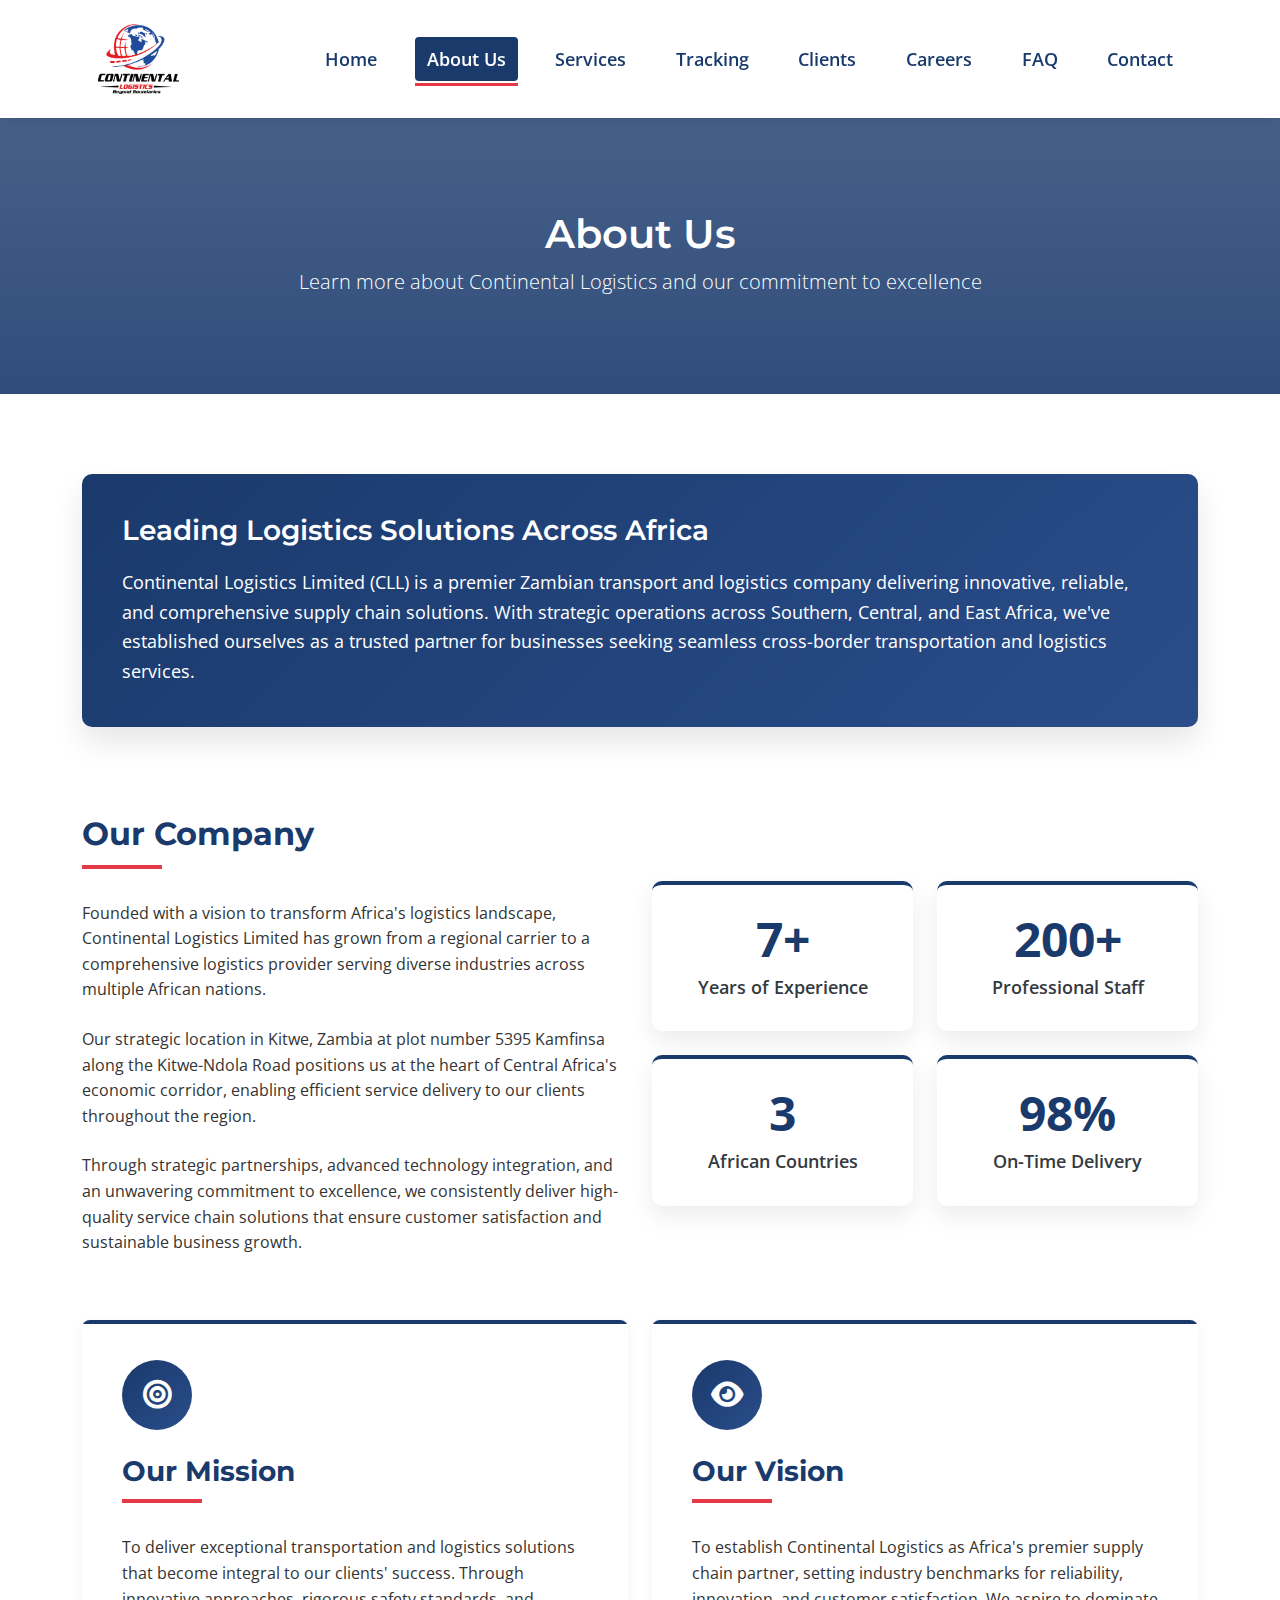
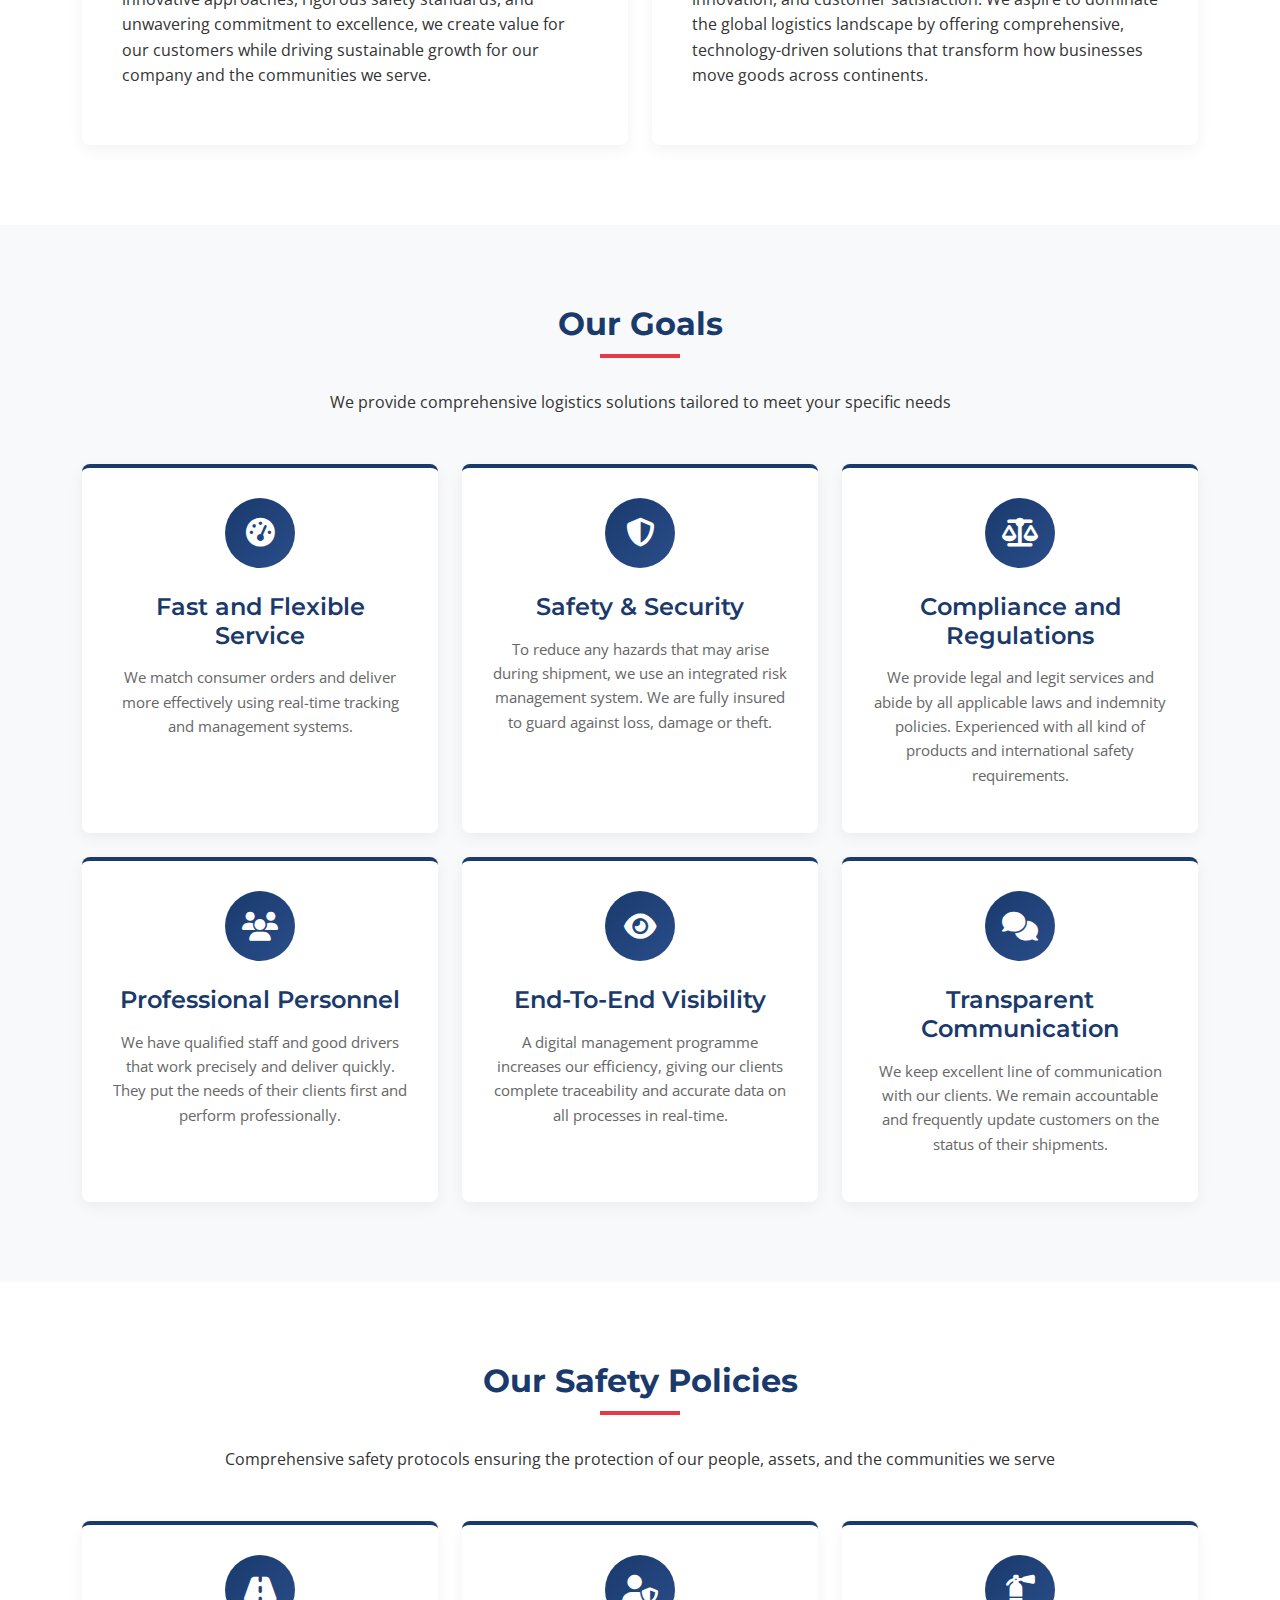
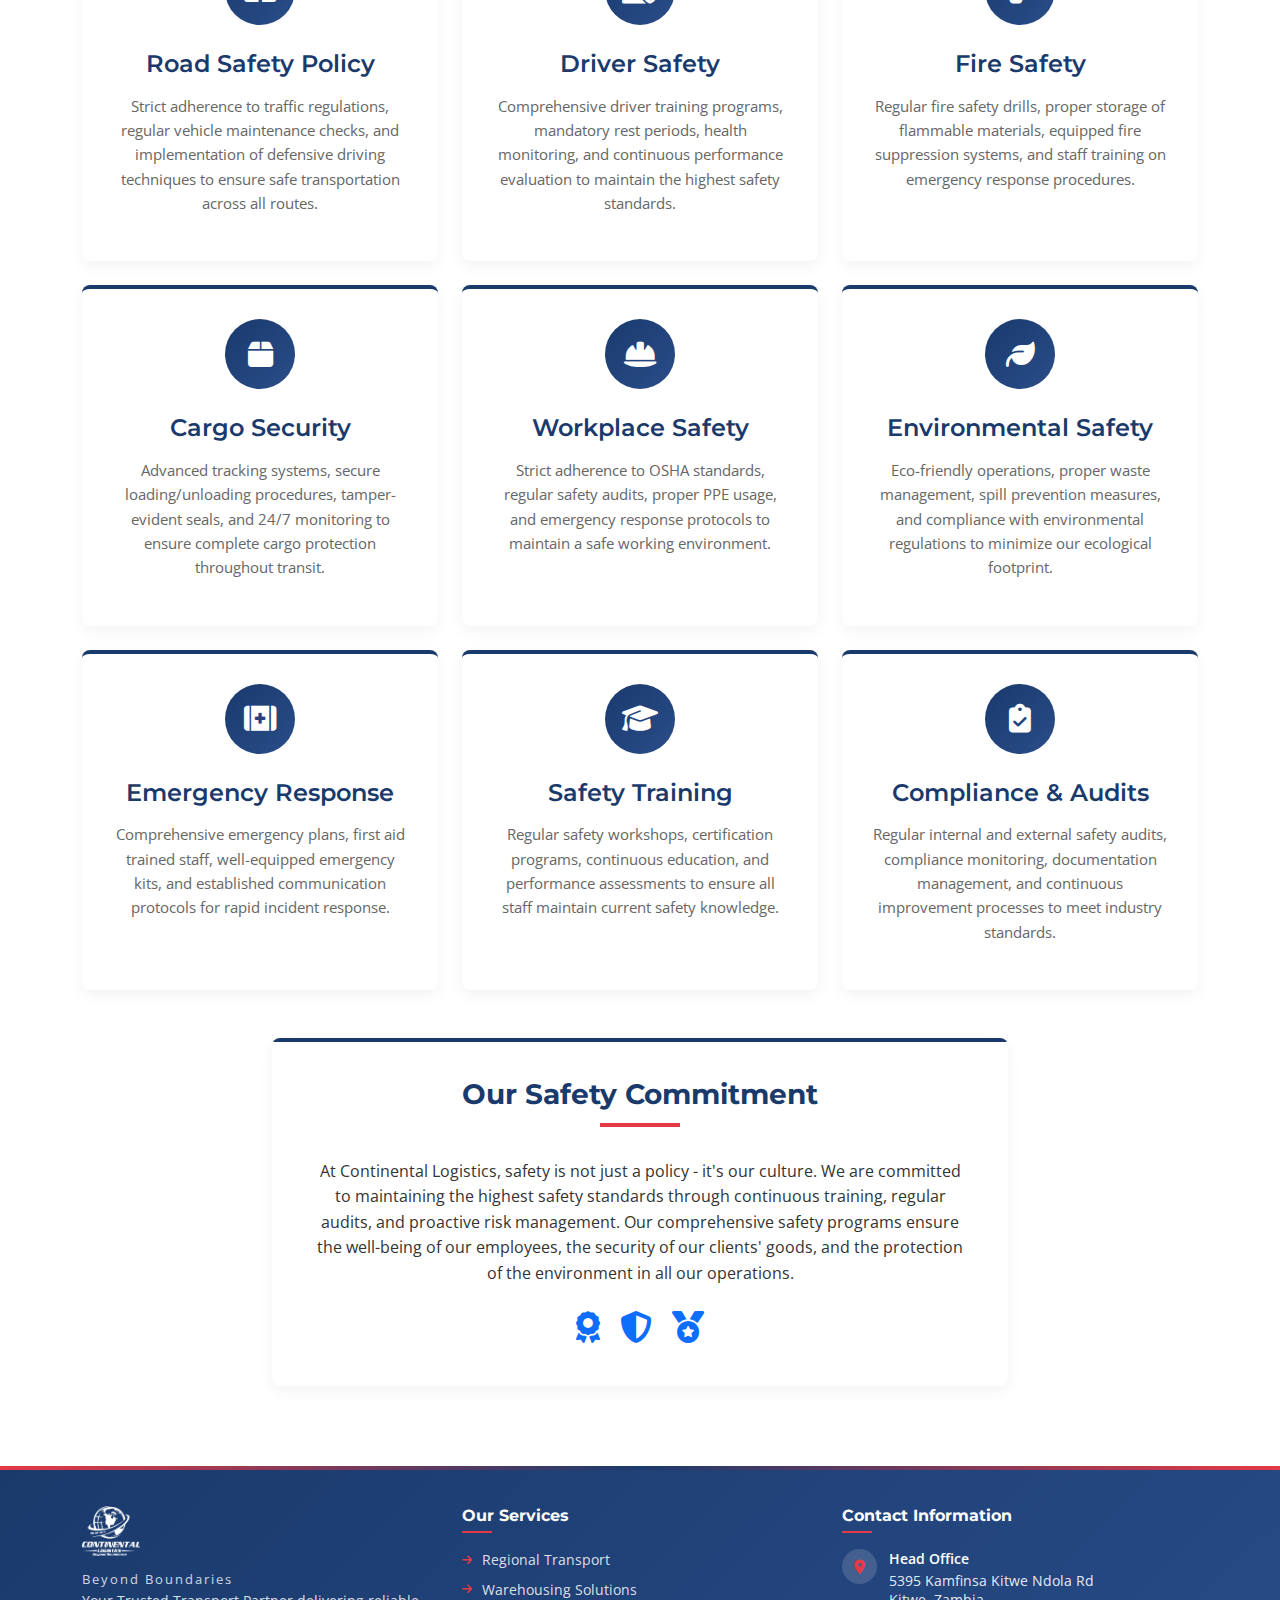
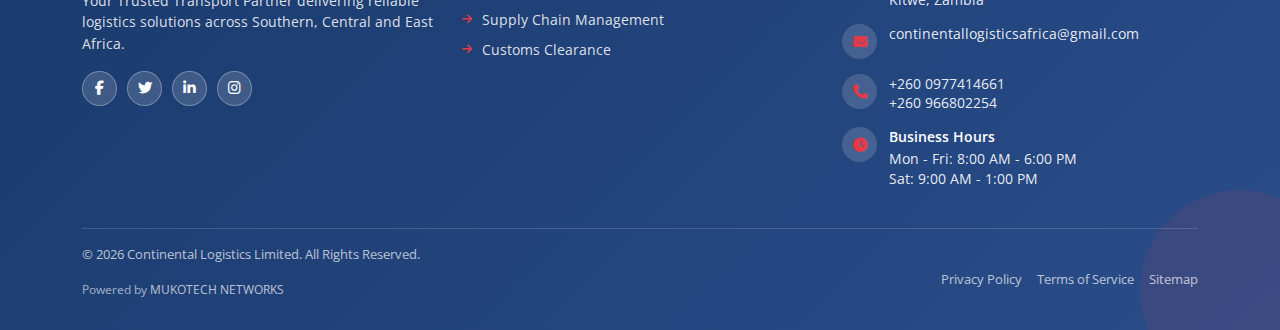
<file: about.html>
<!DOCTYPE html>
<html lang="en">
<head>
    <meta charset="UTF-8">
    <meta name="viewport" content="width=device-width, initial-scale=1.0">
    <meta name="description" content="Learn about Continental Logistics Limited, a leading Zambian transport and logistics company serving Southern, Central and East Africa.">
    <title>About Us | Continental Logistics Limited</title>
    <!-- Bootstrap CSS -->
    <link href="https://cdn.jsdelivr.net/npm/bootstrap@5.3.0/dist/css/bootstrap.min.css" rel="stylesheet">
    <!-- Font Awesome -->
    <link rel="stylesheet" href="https://cdnjs.cloudflare.com/ajax/libs/font-awesome/6.4.0/css/all.min.css">
    <!-- Google Fonts -->
    <link href="https://fonts.googleapis.com/css2?family=Montserrat:wght@400;500;600;700&family=Open+Sans:wght@400;600&display=swap" rel="stylesheet">
    <style>
        :root {
            --primary-color: #1a3a6c;
            --secondary-color: #e63946;
            --accent-color: #f4a261;
            --light-color: #f8f9fa;
            --dark-color: #343a40;
        }

        * {
            margin: 0;
            padding: 0;
            box-sizing: border-box;
        }

        body {
            font-family: 'Open Sans', sans-serif;
            color: #333;
            line-height: 1.6;
            padding-top: 90px;
        }

        h1, h2, h3, h4, h5, h6 {
            font-family: 'Montserrat', sans-serif;
            font-weight: 600;
        }

        /* Updated Navbar with white background */
        .navbar {
            background-color: white;
            padding: 1.2rem 0;
            box-shadow: 0 2px 15px rgba(0,0,0,0.1);
            transition: all 0.3s;
        }

        .navbar.scrolled {
            padding: 0.8rem 0;
        }

        .navbar-brand {
            display: flex;
            align-items: center;
        }

        /* Logo styling */
        .logo-img {
            max-height: 70px;
            width: auto;
            transition: all 0.3s ease;
        }

        .logo-container {
            display: flex;
            flex-direction: column;
            align-items: center;
            color: var(--primary-color);
            text-decoration: none;
        }

        /* Updated navigation links - blue, larger, and nicer */
        .nav-link {
            color: var(--primary-color) !important;
            font-weight: 600;
            font-size: 1.1rem;
            margin: 0 0.8rem;
            transition: all 0.3s;
            position: relative;
            padding: 8px 12px !important;
            border-radius: 4px;
        }

        .nav-link:hover {
            color: white !important;
            background-color: var(--primary-color);
            transform: translateY(-2px);
            box-shadow: 0 4px 8px rgba(26, 58, 108, 0.2);
        }

        .nav-link:after {
            content: '';
            position: absolute;
            bottom: -5px;
            left: 0;
            width: 0;
            height: 3px;
            background-color: var(--primary-color);
            transition: width 0.3s;
        }

        .nav-link:hover:after {
            width: 100%;
            background-color: white;
        }

        .nav-link.active {
            color: white !important;
            background-color: var(--primary-color);
        }

        .nav-link.active:after {
            width: 100%;
            background-color: var(--secondary-color);
        }

        .page-header {
            background: linear-gradient(rgba(26, 58, 108, 0.8), rgba(26, 58, 108, 0.9)), url('https://images.unsplash.com/photo-1586528116311-ad8dd3c8310d?ixlib=rb-4.0.3&auto=format&fit=crop&w=1950&q=80');
            background-size: cover;
            background-position: center;
            color: white;
            padding: 120px 0 80px;
            text-align: center;
        }

        .section-title {
            color: var(--primary-color);
            font-weight: 700;
            margin-bottom: 2rem;
            position: relative;
            padding-bottom: 15px;
        }

        .section-title:after {
            content: '';
            position: absolute;
            bottom: 0;
            left: 0;
            width: 80px;
            height: 4px;
            background-color: var(--secondary-color);
        }

        .section-title.center:after {
            left: 50%;
            transform: translateX(-50%);
        }

        .section-padding {
            padding: 80px 0;
        }

        /* Enhanced About Section */
        .company-highlight {
            background: linear-gradient(135deg, var(--primary-color) 0%, #2a4d8a 100%);
            color: white;
            padding: 40px;
            border-radius: 10px;
            box-shadow: 0 15px 30px rgba(0,0,0,0.1);
            margin-bottom: 40px;
        }

        .company-highlight h3 {
            color: white;
            margin-bottom: 20px;
            font-weight: 600;
        }

        .company-highlight p {
            font-size: 1.1rem;
            line-height: 1.7;
            margin-bottom: 0;
        }

        .stat-card {
            background: white;
            border-radius: 10px;
            padding: 30px 25px;
            text-align: center;
            box-shadow: 0 10px 25px rgba(0,0,0,0.08);
            transition: transform 0.3s, box-shadow 0.3s;
            border-top: 4px solid var(--primary-color);
            height: 100%;
        }

        .stat-card:hover {
            transform: translateY(-10px);
            box-shadow: 0 15px 35px rgba(0,0,0,0.15);
            border-top-color: var(--secondary-color);
        }

        .stat-number {
            font-size: 3rem;
            font-weight: 700;
            color: var(--primary-color);
            margin-bottom: 10px;
            line-height: 1;
        }

        .stat-label {
            font-size: 1.1rem;
            color: var(--dark-color);
            font-weight: 600;
        }

        .mission-vision-card {
            background: white;
            border-radius: 8px;
            padding: 40px;
            box-shadow: 0 5px 15px rgba(0,0,0,0.05);
            height: 100%;
            transition: transform 0.3s, box-shadow 0.3s;
            position: relative;
            overflow: hidden;
        }

        .mission-vision-card:before {
            content: '';
            position: absolute;
            top: 0;
            left: 0;
            width: 100%;
            height: 4px;
            background-color: var(--primary-color);
        }

        .mission-vision-card:hover {
            transform: translateY(-5px);
            box-shadow: 0 10px 25px rgba(0,0,0,0.1);
        }

        .mission-vision-icon {
            width: 70px;
            height: 70px;
            background: linear-gradient(135deg, var(--primary-color), #2a4d8a);
            border-radius: 50%;
            display: flex;
            align-items: center;
            justify-content: center;
            margin-bottom: 25px;
            color: white;
            font-size: 1.8rem;
        }

        /* Feature Cards for Goals Section */
        .feature-card {
            background: white;
            border-radius: 8px;
            padding: 30px;
            box-shadow: 0 5px 15px rgba(0,0,0,0.05);
            height: 100%;
            transition: all 0.3s ease;
            text-align: center;
            border-top: 4px solid var(--primary-color);
        }

        .feature-card:hover {
            transform: translateY(-10px);
            box-shadow: 0 15px 30px rgba(0,0,0,0.1);
            border-top-color: var(--secondary-color);
        }

        .feature-icon {
            width: 70px;
            height: 70px;
            background: linear-gradient(135deg, var(--primary-color), #2a4d8a);
            border-radius: 50%;
            display: flex;
            align-items: center;
            justify-content: center;
            margin: 0 auto 25px;
            color: white;
            font-size: 1.8rem;
            transition: all 0.3s ease;
        }

        .feature-card:hover .feature-icon {
            background: linear-gradient(135deg, var(--secondary-color), #e63946);
            transform: scale(1.1);
        }

        .feature-card h4 {
            color: var(--primary-color);
            margin-bottom: 15px;
            font-weight: 600;
        }

        .feature-card p {
            color: #666;
            font-size: 0.95rem;
            line-height: 1.6;
        }

        /* Goals Section Background */
        .goals-section {
            background-color: #f8f9fa;
        }

        /* Enhanced Footer with Blue and Red Colors - REDESIGNED */
        .footer {
            background: linear-gradient(135deg, var(--primary-color) 0%, #2a4d8a 100%);
            color: white;
            padding: 40px 0 15px;
            position: relative;
            overflow: hidden;
            font-size: 0.9rem;
        }

        .footer:before {
            content: '';
            position: absolute;
            top: 0;
            left: 0;
            right: 0;
            height: 4px;
            background: linear-gradient(90deg, var(--secondary-color), var(--primary-color), var(--secondary-color));
        }

        .footer:after {
            content: '';
            position: absolute;
            bottom: 0;
            right: 0;
            width: 200px;
            height: 200px;
            background: rgba(230, 57, 70, 0.1);
            border-radius: 50%;
            transform: translate(30%, 30%);
        }

        .footer-logo {
            max-height: 50px;
            width: auto;
            filter: brightness(0) invert(1);
            margin-bottom: 10px;
        }

        .footer-brand {
            position: relative;
            z-index: 2;
        }

        .footer-brand .logo-subtitle {
            font-size: 0.8rem;
            letter-spacing: 2px;
            color: rgba(255, 255, 255, 0.8);
            margin-top: 3px;
        }

        .footer-description {
            color: rgba(255, 255, 255, 0.85);
            line-height: 1.6;
            font-size: 0.85rem;
            margin-bottom: 15px;
        }

        .footer-heading {
            color: white;
            font-weight: 700;
            margin-bottom: 1rem;
            font-size: 1rem;
            position: relative;
            padding-bottom: 8px;
        }

        .footer-heading:after {
            content: '';
            position: absolute;
            bottom: 0;
            left: 0;
            width: 30px;
            height: 2px;
            background-color: var(--secondary-color);
        }

        /* Social Links */
        .social-links {
            display: flex;
            gap: 10px;
        }

        .social-link {
            display: flex;
            align-items: center;
            justify-content: center;
            width: 35px;
            height: 35px;
            background: rgba(255, 255, 255, 0.15);
            border-radius: 50%;
            color: white;
            text-decoration: none;
            transition: all 0.3s ease;
            border: 1px solid rgba(255, 255, 255, 0.3);
            font-size: 0.9rem;
        }

        .social-link:hover {
            background: var(--secondary-color);
            transform: translateY(-2px);
            box-shadow: 0 5px 15px rgba(230, 57, 70, 0.4);
            color: white;
        }

        /* Services List */
        .footer-services {
            list-style: none;
            padding: 0;
            margin-bottom: 0;
        }

        .footer-services li {
            margin-bottom: 8px;
            transition: transform 0.3s ease;
        }

        .footer-services li:hover {
            transform: translateX(3px);
        }

        .footer-services a {
            color: rgba(255, 255, 255, 0.85);
            text-decoration: none;
            transition: color 0.3s ease;
            font-size: 0.85rem;
            display: flex;
            align-items: center;
        }

        .footer-services a:hover {
            color: var(--secondary-color);
        }

        .footer-services i {
            color: var(--secondary-color);
            font-size: 0.7rem;
            margin-right: 8px;
            width: 12px;
        }

        /* Contact Information */
        .contact-info {
            margin-top: 0;
        }

        .contact-item {
            display: flex;
            align-items: flex-start;
            gap: 12px;
            margin-bottom: 15px;
        }

        .contact-icon {
            width: 35px;
            height: 35px;
            background: rgba(255, 255, 255, 0.15);
            border-radius: 50%;
            display: flex;
            align-items: center;
            justify-content: center;
            flex-shrink: 0;
            color: var(--secondary-color);
            font-size: 0.9rem;
        }

        .contact-text {
            color: rgba(255, 255, 255, 0.9);
            font-size: 0.85rem;
            line-height: 1.4;
        }

        .contact-text strong {
            color: white;
            font-weight: 600;
            display: block;
            margin-bottom: 3px;
        }

        .contact-text a {
            color: rgba(255, 255, 255, 0.9);
            text-decoration: none;
            transition: color 0.3s ease;
        }

        .contact-text a:hover {
            color: var(--secondary-color);
        }

        /* Copyright Section */
        .copyright {
            border-top: 1px solid rgba(255, 255, 255, 0.15);
            padding-top: 15px;
            margin-top: 25px;
            color: rgba(255, 255, 255, 0.7);
            font-size: 0.8rem;
            position: relative;
            z-index: 2;
        }

        .footer-links {
            display: flex;
            gap: 15px;
            justify-content: flex-end;
            flex-wrap: wrap;
        }

        .footer-links a {
            color: rgba(255, 255, 255, 0.7);
            text-decoration: none;
            transition: color 0.3s ease;
            font-size: 0.8rem;
        }

        .footer-links a:hover {
            color: var(--secondary-color);
        }

        .powered-by {
            font-size: 0.75rem;
            color: rgba(255, 255, 255, 0.6);
            margin-top: 5px;
        }

        .powered-by a {
            color: rgba(255, 255, 255, 0.7);
            text-decoration: none;
            transition: color 0.3s ease;
        }

        .powered-by a:hover {
            color: var(--secondary-color);
        }

        .btn-primary {
            background-color: var(--primary-color);
            border-color: var(--primary-color);
            padding: 10px 25px;
            font-weight: 600;
            transition: all 0.3s;
        }

        .btn-primary:hover {
            background-color: #152a4d;
            border-color: #152a4d;
            transform: translateY(-2px);
        }

        .back-to-top {
            position: fixed;
            bottom: 30px;
            right: 30px;
            width: 50px;
            height: 50px;
            background-color: var(--primary-color);
            color: white;
            border-radius: 50%;
            display: flex;
            align-items: center;
            justify-content: center;
            font-size: 1.2rem;
            cursor: pointer;
            opacity: 0;
            visibility: hidden;
            transition: all 0.3s;
            z-index: 1000;
        }

        .back-to-top.active {
            opacity: 1;
            visibility: visible;
        }

        .back-to-top:hover {
            background-color: var(--secondary-color);
            transform: translateY(-3px);
        }

        /* Mobile responsiveness */
        @media (max-width: 768px) {
            body {
                padding-top: 80px;
            }

            .page-header {
                padding: 100px 0 60px;
            }

            .logo-img {
                max-height: 50px;
            }

            .nav-link {
                font-size: 1rem;
                margin: 0.2rem 0;
                text-align: center;
            }

            .navbar {
                padding: 1rem 0;
            }

            .mission-vision-card {
                padding: 30px 25px;
            }

            .feature-card {
                padding: 25px 20px;
            }

            .feature-icon {
                width: 60px;
                height: 60px;
                font-size: 1.5rem;
            }

            .footer {
                padding: 30px 0 10px;
            }

            .footer-links {
                justify-content: center;
                margin-top: 10px;
            }

            .footer-brand {
                text-align: center;
                margin-bottom: 20px;
            }

            .social-links {
                justify-content: center;
            }

            .company-highlight {
                padding: 30px 25px;
            }

            .stat-card {
                padding: 25px 20px;
                margin-bottom: 20px;
            }

            .stat-number {
                font-size: 2.5rem;
            }

            .mission-vision-icon {
                width: 60px;
                height: 60px;
                font-size: 1.5rem;
            }
        }

        @media (max-width: 576px) {
            .footer {
                padding: 25px 0 10px;
            }

            .footer-logo {
                max-height: 40px;
            }

            .social-links {
                gap: 8px;
            }

            .social-link {
                width: 32px;
                height: 32px;
                font-size: 0.8rem;
            }

            .footer-heading {
                margin-top: 15px;
            }
        }
    </style>
</head>
<body>
<!-- Navigation -->
<nav class="navbar navbar-expand-lg navbar-light fixed-top">
    <div class="container">
        <a class="navbar-brand" href="index.html">
            <a class="navbar-brand" href="index.html">
                <img src="images/Continental Logistics LOGO.png" alt="Continental Logistics Limited Company Logo" class="logo-img">
            </a>
        </a>
        <button class="navbar-toggler" type="button" data-bs-toggle="collapse" data-bs-target="#navbarNav" aria-controls="navbarNav" aria-expanded="false" aria-label="Toggle navigation">
            <span class="navbar-toggler-icon"></span>
        </button>
        <div class="collapse navbar-collapse" id="navbarNav">
            <ul class="navbar-nav ms-auto">
                <li class="nav-item">
                    <a class="nav-link" href="index.html">Home</a>
                </li>
                <li class="nav-item">
                    <a class="nav-link active" href="about.html" aria-current="page">About Us</a>
                </li>
                <li class="nav-item">
                    <a class="nav-link" href="services.html">Services</a>
                </li>
                <li class="nav-item">
                    <a class="nav-link" href="tracking.html">Tracking</a>
                </li>
                <li class="nav-item">
                    <a class="nav-link" href="clients.html">Clients</a>
                </li>
                <li class="nav-item">
                    <a class="nav-link" href="careers.html">Careers</a>
                </li>
                <li class="nav-item">
                    <a class="nav-link" href="faq.html">FAQ</a>
                </li>
                <li class="nav-item">
                    <a class="nav-link" href="contact.html">Contact</a>
                </li>
            </ul>
        </div>
    </div>
</nav>

<!-- Page Header -->
<header class="page-header">
    <div class="container">
        <h1>About Us</h1>
        <p class="lead">Learn more about Continental Logistics and our commitment to excellence</p>
    </div>
</header>

<!-- About Content -->
<main class="section-padding">
    <div class="container">
        <!-- Company Overview Section -->
        <div class="row mb-5">
            <div class="col-lg-12">
                <div class="company-highlight">
                    <h3>Leading Logistics Solutions Across Africa</h3>
                    <p>Continental Logistics Limited (CLL) is a premier Zambian transport and logistics company delivering innovative, reliable, and comprehensive supply chain solutions. With strategic operations across Southern, Central, and East Africa, we've established ourselves as a trusted partner for businesses seeking seamless cross-border transportation and logistics services.</p>
                </div>
            </div>
        </div>

        <div class="row align-items-center mb-5">
            <div class="col-lg-6">
                <h2 class="section-title">Our Company</h2>
                <p class="mb-4">Founded with a vision to transform Africa's logistics landscape, Continental Logistics Limited has grown from a regional carrier to a comprehensive logistics provider serving diverse industries across multiple African nations.</p>
                <p class="mb-4">Our strategic location in Kitwe, Zambia at plot number 5395 Kamfinsa along the Kitwe-Ndola Road positions us at the heart of Central Africa's economic corridor, enabling efficient service delivery to our clients throughout the region.</p>
                <p>Through strategic partnerships, advanced technology integration, and an unwavering commitment to excellence, we consistently deliver high-quality service chain solutions that ensure customer satisfaction and sustainable business growth.</p>
            </div>
            <div class="col-lg-6">
                <div class="row g-4">
                    <div class="col-md-6">
                        <div class="stat-card">
                            <div class="stat-number">7+</div>
                            <div class="stat-label">Years of Experience</div>
                        </div>
                    </div>
                    <div class="col-md-6">
                        <div class="stat-card">
                            <div class="stat-number">200+</div>
                            <div class="stat-label">Professional Staff</div>
                        </div>
                    </div>
                    <div class="col-md-6">
                        <div class="stat-card">
                            <div class="stat-number">3</div>
                            <div class="stat-label">African Countries</div>
                        </div>
                    </div>
                    <div class="col-md-6">
                        <div class="stat-card">
                            <div class="stat-number">98%</div>
                            <div class="stat-label">On-Time Delivery</div>
                        </div>
                    </div>
                </div>
            </div>
        </div>

        <!-- Mission & Vision Section -->
        <div class="row mt-5">
            <div class="col-lg-6 mb-5 mb-lg-0">
                <div class="mission-vision-card">
                    <div class="mission-vision-icon">
                        <i class="fas fa-bullseye"></i>
                    </div>
                    <h3 class="section-title">Our Mission</h3>
                    <p>To deliver exceptional transportation and logistics solutions that become integral to our clients' success. Through innovative approaches, rigorous safety standards, and unwavering commitment to excellence, we create value for our customers while driving sustainable growth for our company and the communities we serve.</p>
                </div>
            </div>
            <div class="col-lg-6">
                <div class="mission-vision-card">
                    <div class="mission-vision-icon">
                        <i class="fas fa-eye"></i>
                    </div>
                    <h3 class="section-title">Our Vision</h3>
                    <p>To establish Continental Logistics as Africa's premier supply chain partner, setting industry benchmarks for reliability, innovation, and customer satisfaction. We aspire to dominate the global logistics landscape by offering comprehensive, technology-driven solutions that transform how businesses move goods across continents.</p>
                </div>
            </div>
        </div>
    </div>
</main>

<!-- Our Goals Section -->
<section class="section-padding goals-section">
    <div class="container">
        <h2 class="section-title text-center center">Our Goals</h2>
        <p class="text-center mb-5">We provide comprehensive logistics solutions tailored to meet your specific needs</p>

        <div class="row g-4">
            <div class="col-md-6 col-lg-4">
                <div class="feature-card">
                    <div class="feature-icon">
                        <i class="fas fa-tachometer-alt"></i>
                    </div>
                    <h4>Fast and Flexible Service</h4>
                    <p>We match consumer orders and deliver more effectively using real-time tracking and management systems.</p>
                </div>
            </div>
            <div class="col-md-6 col-lg-4">
                <div class="feature-card">
                    <div class="feature-icon">
                        <i class="fas fa-shield-alt"></i>
                    </div>
                    <h4>Safety & Security</h4>
                    <p>To reduce any hazards that may arise during shipment, we use an integrated risk management system. We are fully insured to guard against loss, damage or theft.</p>
                </div>
            </div>
            <div class="col-md-6 col-lg-4">
                <div class="feature-card">
                    <div class="feature-icon">
                        <i class="fas fa-balance-scale"></i>
                    </div>
                    <h4>Compliance and Regulations</h4>
                    <p>We provide legal and legit services and abide by all applicable laws and indemnity policies. Experienced with all kind of products and international safety requirements.</p>
                </div>
            </div>
            <div class="col-md-6 col-lg-4">
                <div class="feature-card">
                    <div class="feature-icon">
                        <i class="fas fa-users"></i>
                    </div>
                    <h4>Professional Personnel</h4>
                    <p>We have qualified staff and good drivers that work precisely and deliver quickly. They put the needs of their clients first and perform professionally.</p>
                </div>
            </div>
            <div class="col-md-6 col-lg-4">
                <div class="feature-card">
                    <div class="feature-icon">
                        <i class="fas fa-eye"></i>
                    </div>
                    <h4>End-To-End Visibility</h4>
                    <p>A digital management programme increases our efficiency, giving our clients complete traceability and accurate data on all processes in real-time.</p>
                </div>
            </div>
            <div class="col-md-6 col-lg-4">
                <div class="feature-card">
                    <div class="feature-icon">
                        <i class="fas fa-comments"></i>
                    </div>
                    <h4>Transparent Communication</h4>
                    <p>We keep excellent line of communication with our clients. We remain accountable and frequently update customers on the status of their shipments.</p>
                </div>
            </div>
        </div>
    </div>
</section>

<!-- Safety Policy Section -->
<section class="section-padding">
    <div class="container">
        <h2 class="section-title text-center center">Our Safety Policies</h2>
        <p class="text-center mb-5">Comprehensive safety protocols ensuring the protection of our people, assets, and the communities we serve</p>

        <div class="row g-4">
            <div class="col-md-6 col-lg-4">
                <div class="feature-card">
                    <div class="feature-icon">
                        <i class="fas fa-road"></i>
                    </div>
                    <h4>Road Safety Policy</h4>
                    <p>Strict adherence to traffic regulations, regular vehicle maintenance checks, and implementation of defensive driving techniques to ensure safe transportation across all routes.</p>
                </div>
            </div>
            <div class="col-md-6 col-lg-4">
                <div class="feature-card">
                    <div class="feature-icon">
                        <i class="fas fa-user-shield"></i>
                    </div>
                    <h4>Driver Safety</h4>
                    <p>Comprehensive driver training programs, mandatory rest periods, health monitoring, and continuous performance evaluation to maintain the highest safety standards.</p>
                </div>
            </div>
            <div class="col-md-6 col-lg-4">
                <div class="feature-card">
                    <div class="feature-icon">
                        <i class="fas fa-fire-extinguisher"></i>
                    </div>
                    <h4>Fire Safety</h4>
                    <p>Regular fire safety drills, proper storage of flammable materials, equipped fire suppression systems, and staff training on emergency response procedures.</p>
                </div>
            </div>
            <div class="col-md-6 col-lg-4">
                <div class="feature-card">
                    <div class="feature-icon">
                        <i class="fas fa-box"></i>
                    </div>
                    <h4>Cargo Security</h4>
                    <p>Advanced tracking systems, secure loading/unloading procedures, tamper-evident seals, and 24/7 monitoring to ensure complete cargo protection throughout transit.</p>
                </div>
            </div>
            <div class="col-md-6 col-lg-4">
                <div class="feature-card">
                    <div class="feature-icon">
                        <i class="fas fa-hard-hat"></i>
                    </div>
                    <h4>Workplace Safety</h4>
                    <p>Strict adherence to OSHA standards, regular safety audits, proper PPE usage, and emergency response protocols to maintain a safe working environment.</p>
                </div>
            </div>
            <div class="col-md-6 col-lg-4">
                <div class="feature-card">
                    <div class="feature-icon">
                        <i class="fas fa-leaf"></i>
                    </div>
                    <h4>Environmental Safety</h4>
                    <p>Eco-friendly operations, proper waste management, spill prevention measures, and compliance with environmental regulations to minimize our ecological footprint.</p>
                </div>
            </div>
            <div class="col-md-6 col-lg-4">
                <div class="feature-card">
                    <div class="feature-icon">
                        <i class="fas fa-first-aid"></i>
                    </div>
                    <h4>Emergency Response</h4>
                    <p>Comprehensive emergency plans, first aid trained staff, well-equipped emergency kits, and established communication protocols for rapid incident response.</p>
                </div>
            </div>
            <div class="col-md-6 col-lg-4">
                <div class="feature-card">
                    <div class="feature-icon">
                        <i class="fas fa-graduation-cap"></i>
                    </div>
                    <h4>Safety Training</h4>
                    <p>Regular safety workshops, certification programs, continuous education, and performance assessments to ensure all staff maintain current safety knowledge.</p>
                </div>
            </div>
            <div class="col-md-6 col-lg-4">
                <div class="feature-card">
                    <div class="feature-icon">
                        <i class="fas fa-clipboard-check"></i>
                    </div>
                    <h4>Compliance & Audits</h4>
                    <p>Regular internal and external safety audits, compliance monitoring, documentation management, and continuous improvement processes to meet industry standards.</p>
                </div>
            </div>
        </div>

        <div class="row mt-5">
            <div class="col-lg-8 mx-auto">
                <div class="mission-vision-card text-center">
                    <h3 class="section-title center">Our Safety Commitment</h3>
                    <p>At Continental Logistics, safety is not just a policy - it's our culture. We are committed to maintaining the highest safety standards through continuous training, regular audits, and proactive risk management. Our comprehensive safety programs ensure the well-being of our employees, the security of our clients' goods, and the protection of the environment in all our operations.</p>
                    <div class="mt-4">
                        <i class="fas fa-award fa-2x text-primary me-3" aria-hidden="true"></i>
                        <i class="fas fa-shield-alt fa-2x text-primary me-3" aria-hidden="true"></i>
                        <i class="fas fa-medal fa-2x text-primary" aria-hidden="true"></i>
                    </div>
                </div>
            </div>
        </div>
    </div>
</section>

<!-- Enhanced Footer with Blue and Red Colors - REDESIGNED -->
<footer class="footer">
    <div class="container">
        <div class="row">
            <!-- Company Info with Logo -->
            <div class="col-lg-4 col-md-6 mb-4 mb-lg-0">
                <div class="footer-brand">
                    <img src="images/Continental Logistics LOGO.png" alt="Continental Logistics" class="footer-logo">
                    <div class="logo-subtitle">Beyond Boundaries</div>
                </div>
                <p class="footer-description">Your Trusted Transport Partner delivering reliable logistics solutions across Southern, Central and East Africa.</p>
                <div class="social-links mt-3">
                    <a href="#" class="social-link"><i class="fab fa-facebook-f"></i></a>
                    <a href="#" class="social-link"><i class="fab fa-twitter"></i></a>
                    <a href="#" class="social-link"><i class="fab fa-linkedin-in"></i></a>
                    <a href="#" class="social-link"><i class="fab fa-instagram"></i></a>
                </div>
            </div>

            <!-- Services Section -->
            <div class="col-lg-4 col-md-6 mb-4 mb-lg-0">
                <h5 class="footer-heading">Our Services</h5>
                <ul class="footer-services list-unstyled">
                    <li>
                        <a href="services.html#transport">
                            <i class="fas fa-arrow-right"></i>Regional Transport
                        </a>
                    </li>
                    <li>
                        <a href="services.html#warehousing">
                            <i class="fas fa-arrow-right"></i>Warehousing Solutions
                        </a>
                    </li>
                    <li>
                        <a href="services.html#supply-chain">
                            <i class="fas fa-arrow-right"></i>Supply Chain Management
                        </a>
                    </li>
                    <li>
                        <a href="services.html#customs">
                            <i class="fas fa-arrow-right"></i>Customs Clearance
                        </a>
                    </li>
                </ul>
            </div>

            <!-- Contact Information -->
            <div class="col-lg-4 col-md-12">
                <h5 class="footer-heading">Contact Information</h5>
                <div class="contact-info">
                    <div class="contact-item">
                        <div class="contact-icon">
                            <i class="fas fa-map-marker-alt"></i>
                        </div>
                        <div class="contact-text">
                            <strong>Head Office</strong>
                            5395 Kamfinsa Kitwe Ndola Rd<br>
                            Kitwe, Zambia
                        </div>
                    </div>

                    <div class="contact-item">
                        <div class="contact-icon">
                            <i class="fas fa-envelope"></i>
                        </div>
                        <div class="contact-text">
                            <a href="mailto:continentallogisticsafrica@gmail.com">continentallogisticsafrica@gmail.com</a>
                        </div>
                    </div>

                    <div class="contact-item">
                        <div class="contact-icon">
                            <i class="fas fa-phone"></i>
                        </div>
                        <div class="contact-text">
                            <a href="tel:+2600977414661">+260 0977414661</a><br>
                            <a href="tel:+260966802254">+260 966802254</a>
                        </div>
                    </div>

                    <div class="contact-item">
                        <div class="contact-icon">
                            <i class="fas fa-clock"></i>
                        </div>
                        <div class="contact-text">
                            <strong>Business Hours</strong>
                            Mon - Fri: 8:00 AM - 6:00 PM<br>
                            Sat: 9:00 AM - 1:00 PM
                        </div>
                    </div>
                </div>
            </div>
        </div>

        <!-- Copyright Section -->
        <div class="copyright">
            <div class="row align-items-center">
                <div class="col-md-6">
                    <p>&copy; <span id="currentYear">2023</span> Continental Logistics Limited. All Rights Reserved.</p>
                    <p class="powered-by">Powered by <a href="https://mukotech.net" target="_blank">MUKOTECH NETWORKS</a></p>
                </div>
                <div class="col-md-6">
                    <div class="footer-links">
                        <a href="privacy.html">Privacy Policy</a>
                        <a href="terms.html">Terms of Service</a>
                        <a href="sitemap.html">Sitemap</a>
                    </div>
                </div>
            </div>
        </div>
    </div>
</footer>

<!-- Back to Top Button -->
<button class="back-to-top" aria-label="Back to top">
    <i class="fas fa-chevron-up" aria-hidden="true"></i>
</button>

<!-- Bootstrap JS -->
<script src="https://cdn.jsdelivr.net/npm/bootstrap@5.3.0/dist/js/bootstrap.bundle.min.js"></script>
<!-- Main JS -->
<script>
    // Common functionality across all pages
    document.addEventListener('DOMContentLoaded', function() {
        // Set current year for copyright
        const currentYearElement = document.getElementById('currentYear');
        if (currentYearElement) {
            currentYearElement.textContent = new Date().getFullYear();
        }

        // Navbar scroll effect
        window.addEventListener('scroll', function() {
            const navbar = document.querySelector('.navbar');
            if (navbar && window.scrollY > 50) {
                navbar.classList.add('scrolled');
            } else if (navbar) {
                navbar.classList.remove('scrolled');
            }
        });

        // Back to top button functionality
        const backToTopButton = document.querySelector('.back-to-top');

        if (backToTopButton) {
            window.addEventListener('scroll', function() {
                if (window.scrollY > 300) {
                    backToTopButton.classList.add('active');
                } else {
                    backToTopButton.classList.remove('active');
                }
            });

            backToTopButton.addEventListener('click', function() {
                window.scrollTo({
                    top: 0,
                    behavior: 'smooth'
                });
            });
        }

        // Set active navigation link based on current page
        setActiveNavLink();
    });

    function setActiveNavLink() {
        const currentPage = window.location.pathname.split('/').pop() || 'index.html';
        const navLinks = document.querySelectorAll('.nav-link');

        navLinks.forEach(link => {
            // Remove active class from all links
            link.classList.remove('active');
            link.removeAttribute('aria-current');

            // Get the href attribute and extract filename
            const linkHref = link.getAttribute('href');

            // Improved matching logic
            if (linkHref === currentPage ||
                (currentPage === '' && linkHref === 'index.html') ||
                (currentPage.includes('about') && linkHref.includes('about'))) {
                link.classList.add('active');
                link.setAttribute('aria-current', 'page');
            }
        });
    }
</script>
</body>
</html>
</file>
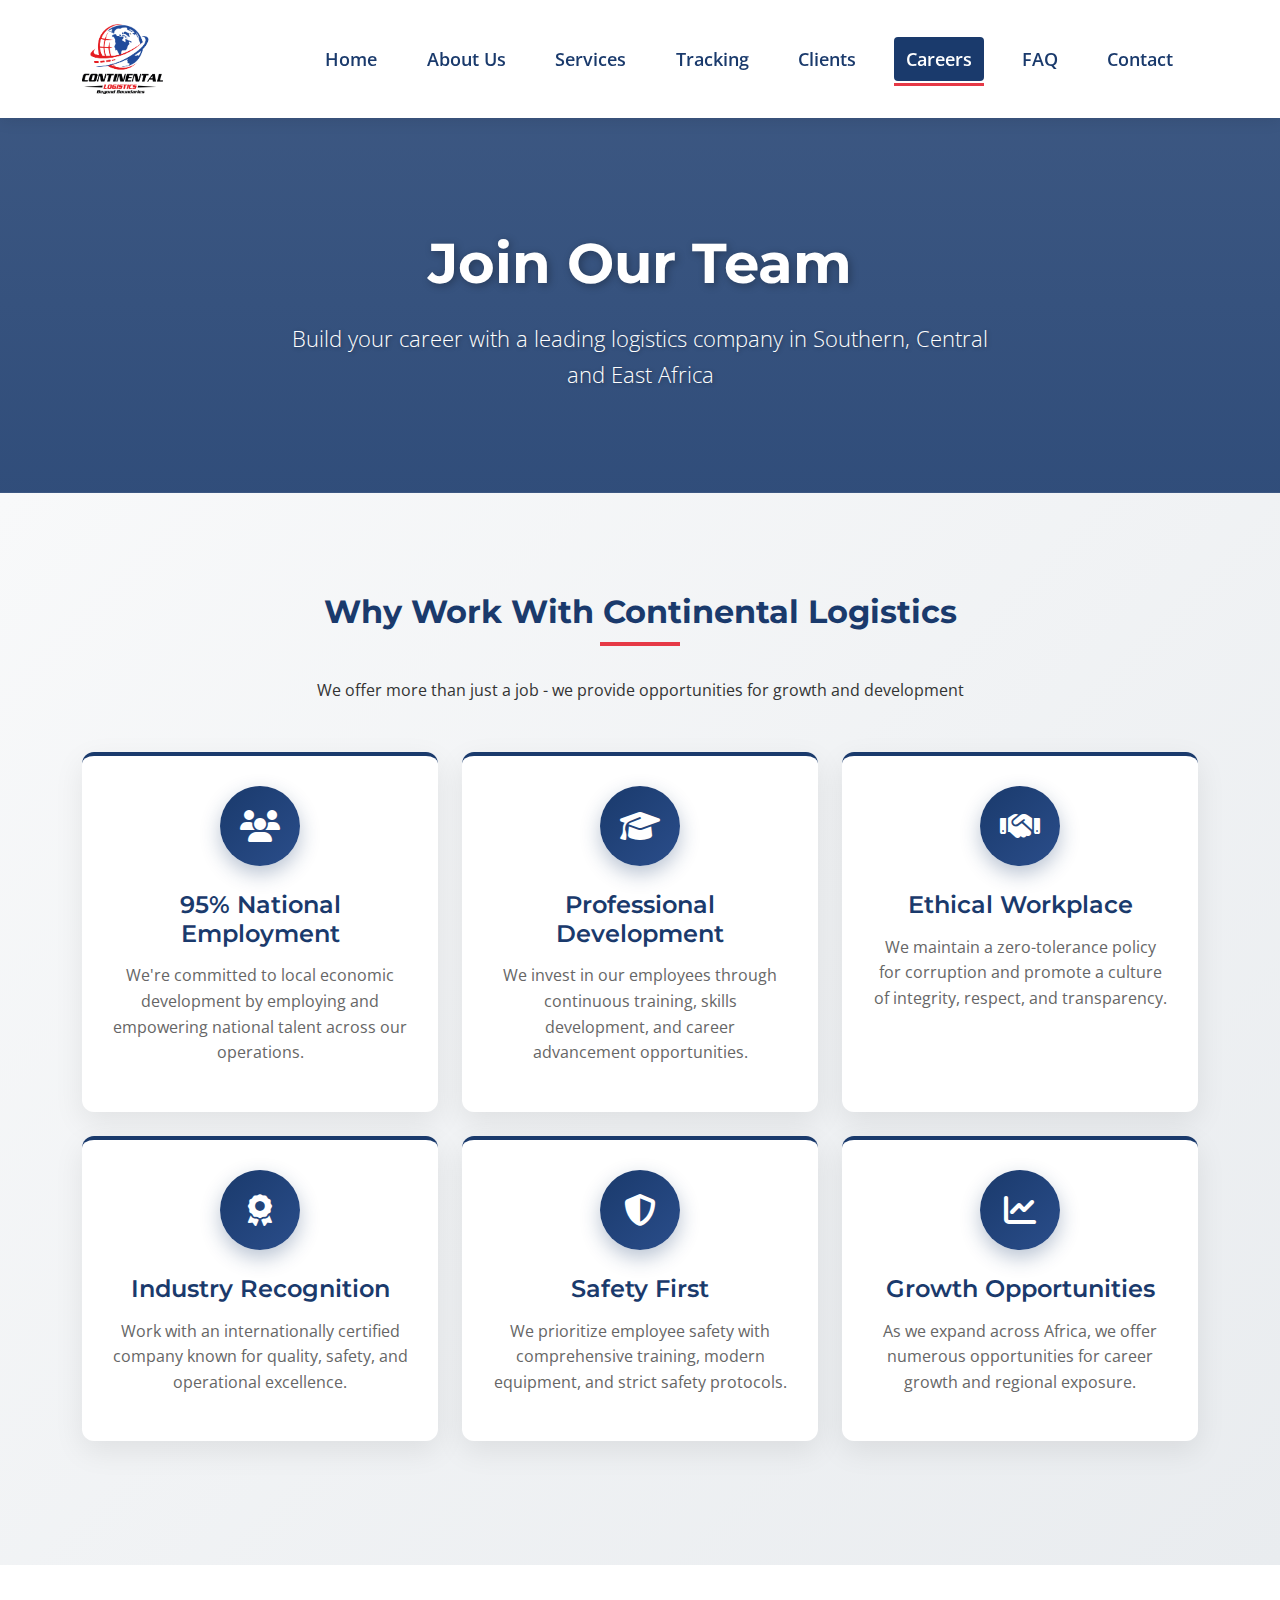
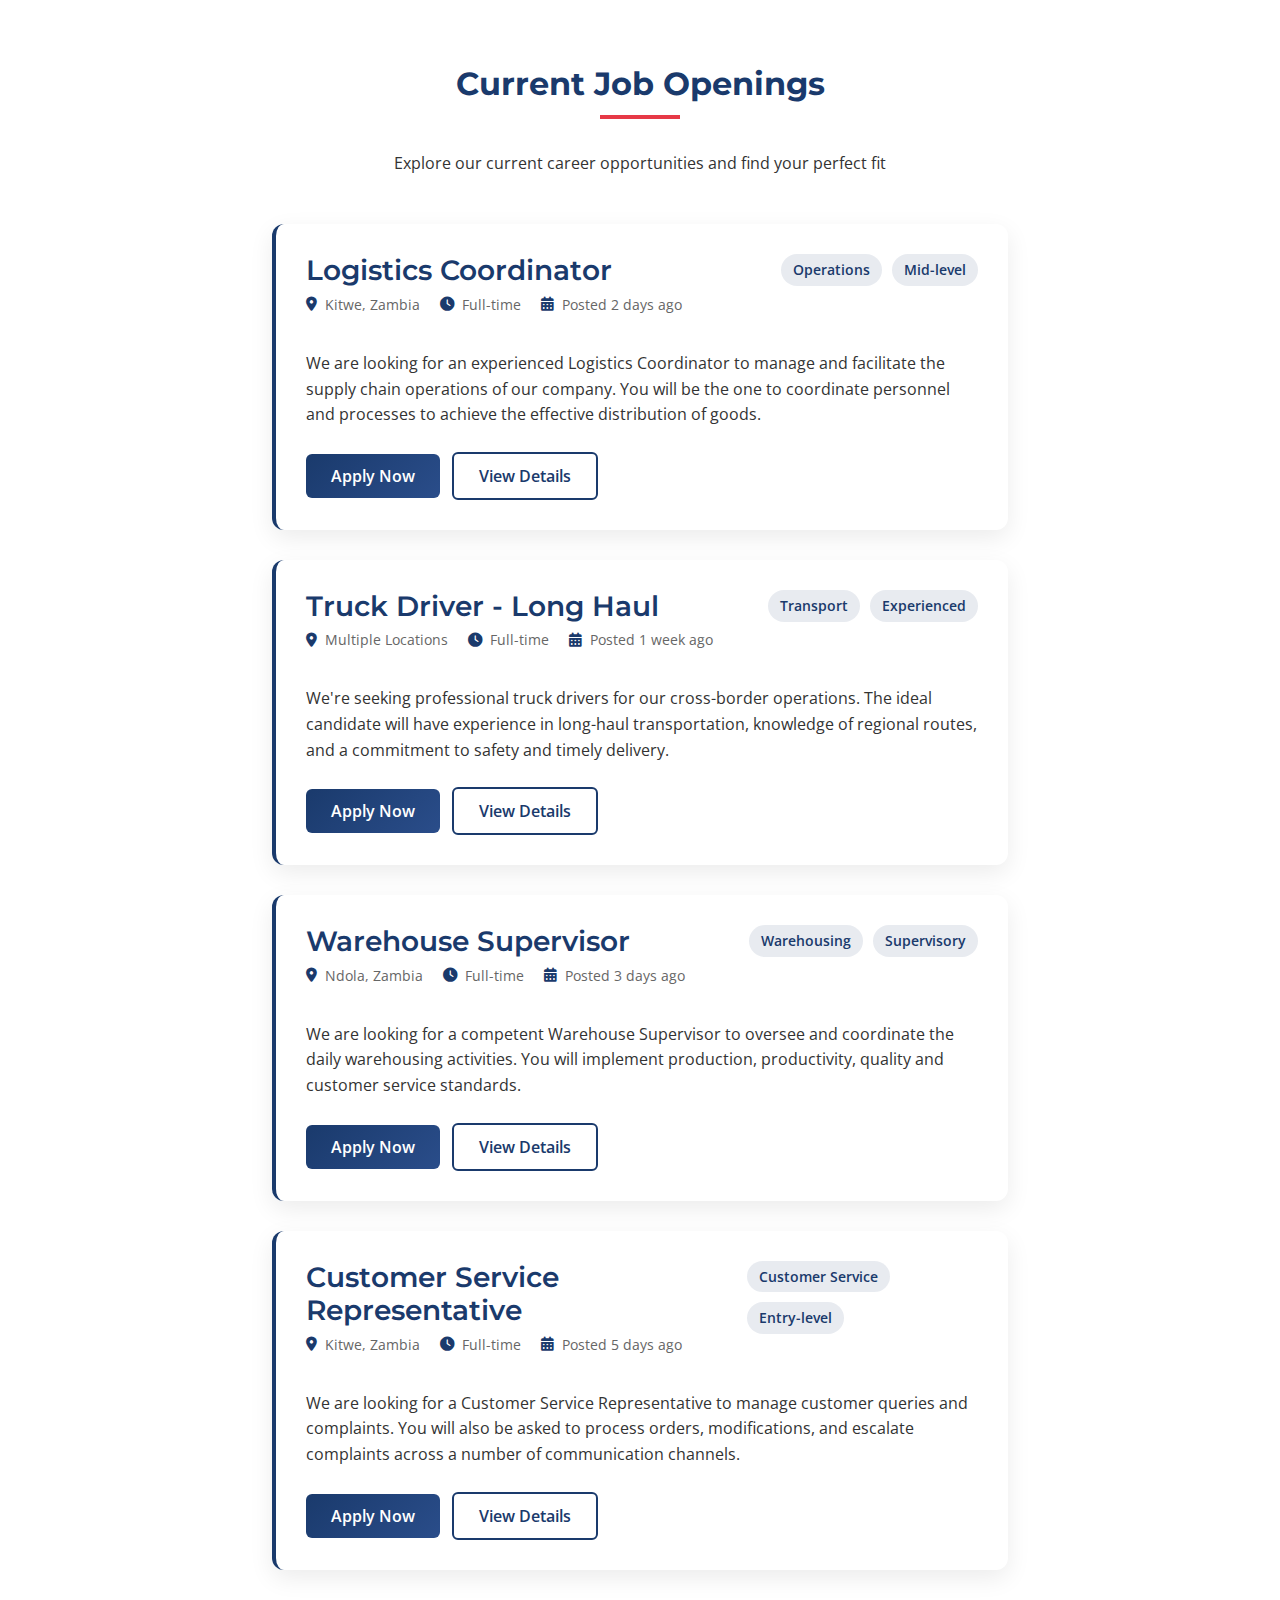
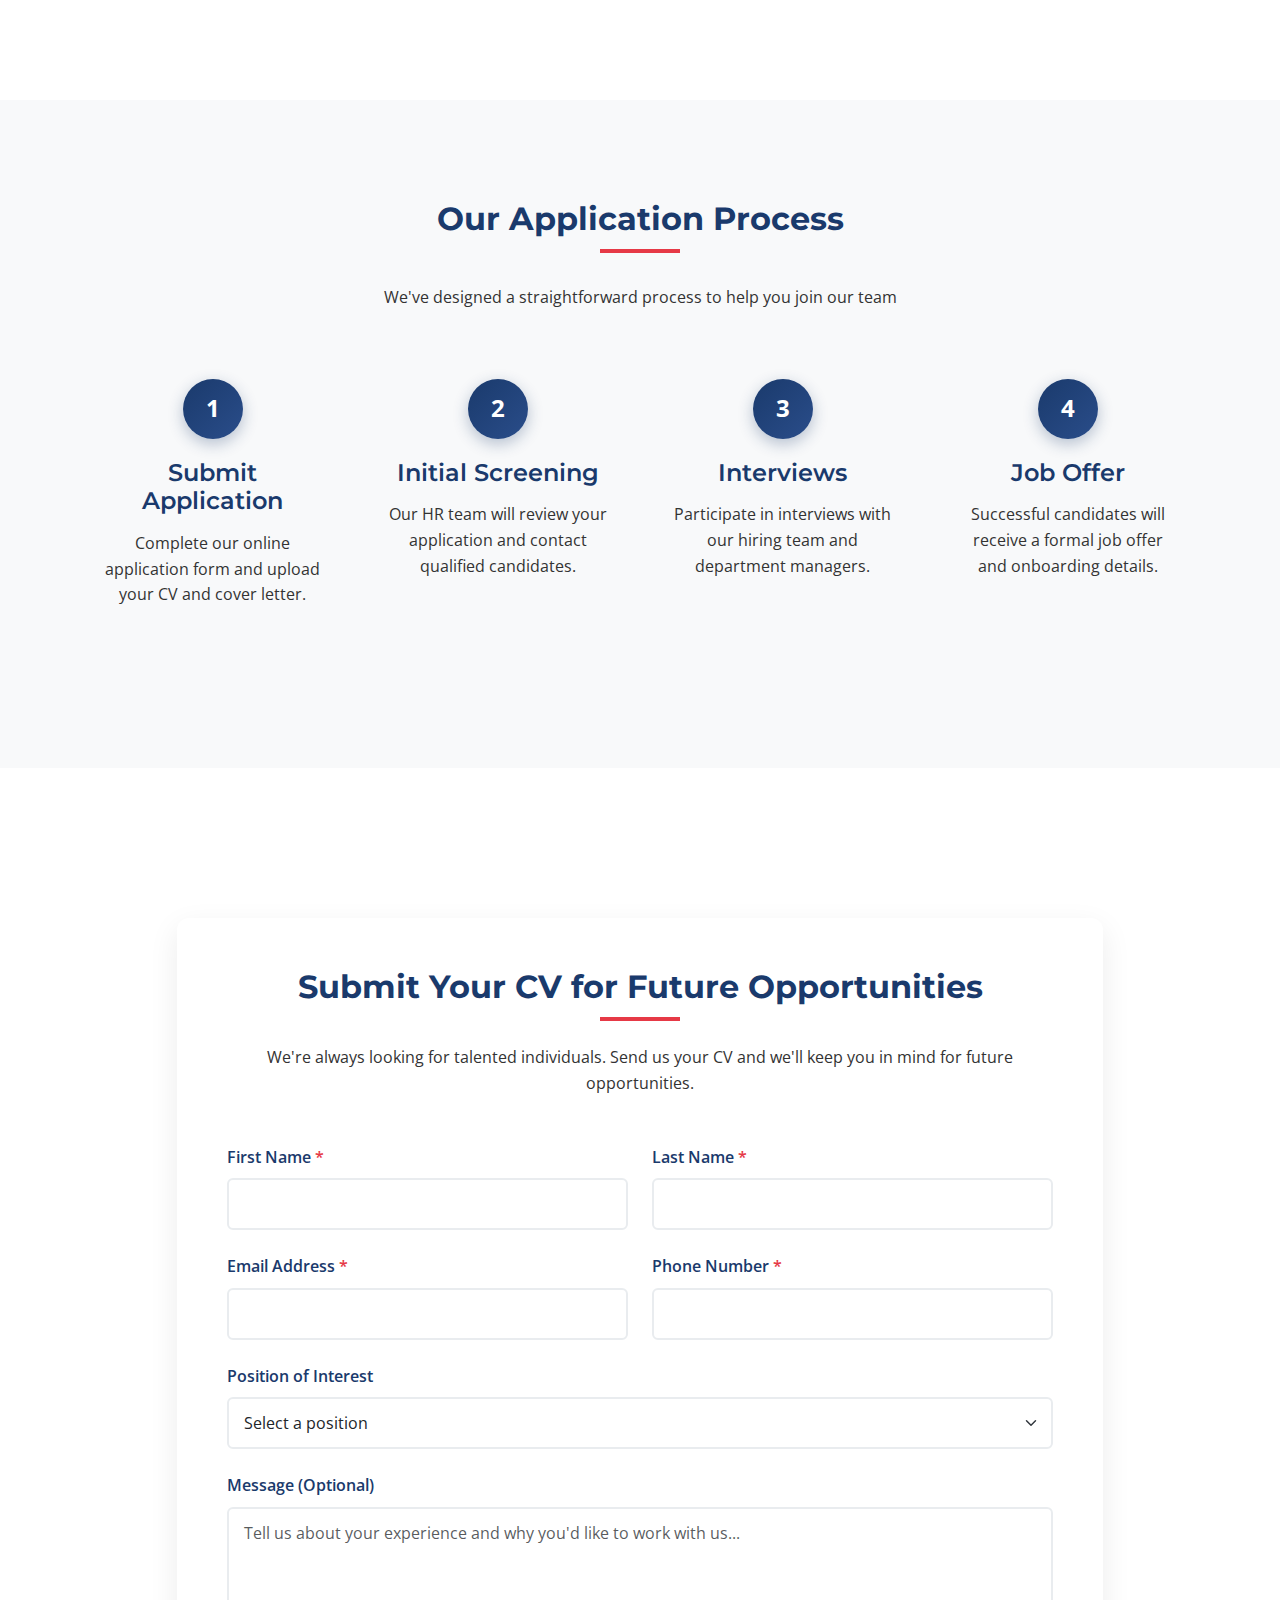
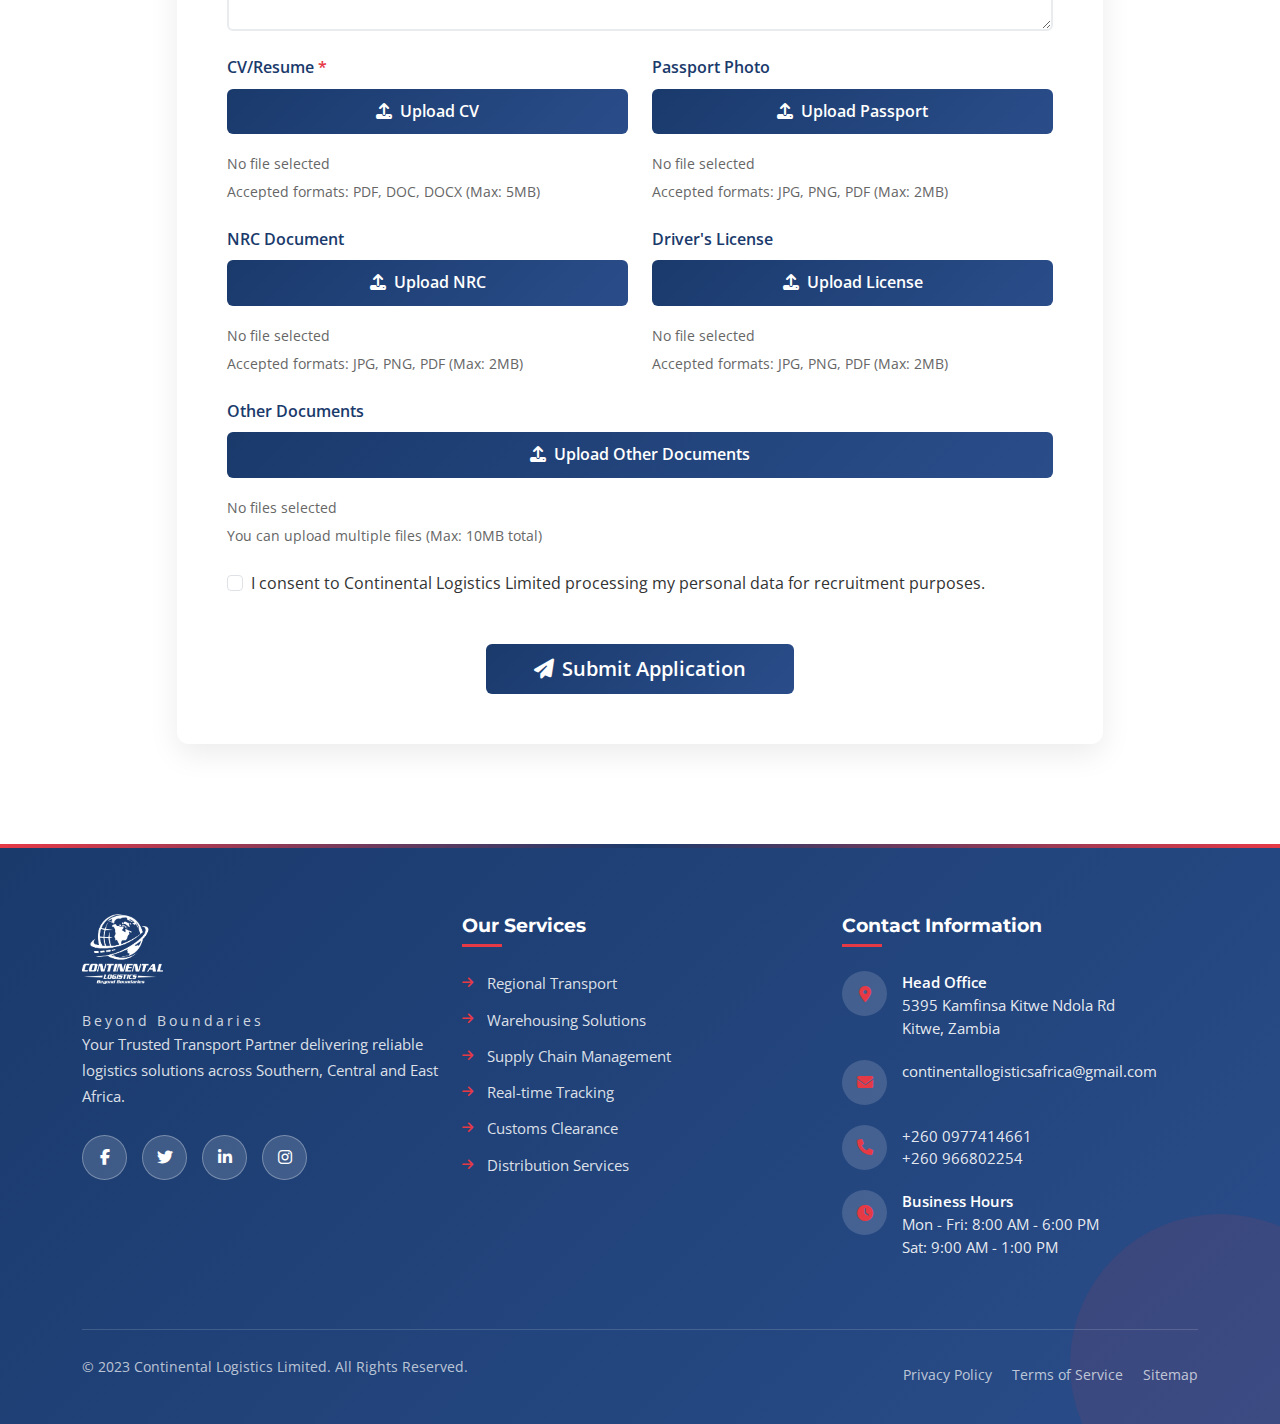
<file: careers.html>
<!DOCTYPE html>
<html lang="en">
<head>
    <meta charset="UTF-8">
    <meta name="viewport" content="width=device-width, initial-scale=1.0">
    <title>Careers | Continental Logistics Limited</title>
    <!-- Bootstrap CSS -->
    <link href="https://cdn.jsdelivr.net/npm/bootstrap@5.3.0/dist/css/bootstrap.min.css" rel="stylesheet">
    <!-- Font Awesome -->
    <link rel="stylesheet" href="https://cdnjs.cloudflare.com/ajax/libs/font-awesome/6.4.0/css/all.min.css">
    <!-- Google Fonts -->
    <link href="https://fonts.googleapis.com/css2?family=Montserrat:wght@400;500;600;700&family=Open+Sans:wght@400;600&display=swap" rel="stylesheet">
    <style>
        :root {
            --primary-color: #1a3a6c; /* Blue from logo */
            --secondary-color: #e63946; /* Red from logo */
            --accent-color: #f4a261;
            --light-color: #f8f9fa;
            --dark-color: #343a40;
        }
        
        * {
            margin: 0;
            padding: 0;
            box-sizing: border-box;
        }
        
        body {
            font-family: 'Open Sans', sans-serif;
            color: #333;
            line-height: 1.6;
            padding-top: 90px;
        }
        
        h1, h2, h3, h4, h5, h6 {
            font-family: 'Montserrat', sans-serif;
            font-weight: 600;
        }
        
        /* Updated Navbar with white background */
        .navbar {
            background-color: white;
            padding: 1.2rem 0;
            box-shadow: 0 2px 15px rgba(0,0,0,0.1);
            transition: all 0.3s;
        }
        
        .navbar.scrolled {
            padding: 0.8rem 0;
        }
        
        .navbar-brand {
            display: flex;
            align-items: center;
        }
        
        .logo-container {
            display: flex;
            flex-direction: column;
            align-items: center;
            color: var(--primary-color);
            text-decoration: none;
        }
        
        .logo-main {
            font-weight: 850;
            font-size: 1.8rem;
            line-height: 1;
            text-align: center;
        }
        
        .logo-subtitle {
            font-size: 0.8rem;
            letter-spacing: 2px;
            margin-top: 3px;
        }
        
        /* Updated navigation links - blue, larger, and nicer */
        .nav-link {
            color: var(--primary-color) !important;
            font-weight: 600;
            font-size: 1.1rem;
            margin: 0 0.8rem;
            transition: all 0.3s;
            position: relative;
            padding: 8px 12px !important;
            border-radius: 4px;
        }
        
        .nav-link:hover {
            color: white !important;
            background-color: var(--primary-color);
            transform: translateY(-2px);
            box-shadow: 0 4px 8px rgba(26, 58, 108, 0.2);
        }
        
        .nav-link:after {
            content: '';
            position: absolute;
            bottom: -5px;
            left: 0;
            width: 0;
            height: 3px;
            background-color: var(--primary-color);
            transition: width 0.3s;
        }
        
        .nav-link:hover:after {
            width: 100%;
            background-color: white;
        }
        
        .nav-link.active {
            color: white !important;
            background-color: var(--primary-color);
        }
        
        .nav-link.active:after {
            width: 100%;
            background-color: var(--secondary-color);
        }
        
        /* Page Header */
        .page-header {
            background: linear-gradient(rgba(26, 58, 108, 0.85), rgba(26, 58, 108, 0.9)), url('https://images.unsplash.com/photo-1581578731548-c64695cc6952?ixlib=rb-4.0.3&auto=format&fit=crop&w=1950&q=80');
            background-size: cover;
            background-position: center;
            color: white;
            padding: 140px 0 100px;
            text-align: center;
            position: relative;
        }
        
        .page-header h1 {
            font-size: 3.5rem;
            font-weight: 700;
            margin-bottom: 1.5rem;
            text-shadow: 2px 2px 8px rgba(0,0,0,0.3);
        }
        
        .page-header .lead {
            font-size: 1.4rem;
            max-width: 700px;
            margin: 0 auto;
            text-shadow: 1px 1px 4px rgba(0,0,0,0.3);
        }
        
        .section-title {
            color: var(--primary-color);
            font-weight: 700;
            margin-bottom: 2rem;
            position: relative;
            padding-bottom: 15px;
            text-align: center;
        }
        
        .section-title:after {
            content: '';
            position: absolute;
            bottom: 0;
            left: 50%;
            transform: translateX(-50%);
            width: 80px;
            height: 4px;
            background-color: var(--secondary-color);
        }
        
        .section-padding {
            padding: 100px 0;
        }
        
        .bg-light-gray {
            background-color: #f8f9fa;
        }
        
        /* Why Work With Us Section */
        .benefits-section {
            background: linear-gradient(135deg, #f8f9fa 0%, #e9ecef 100%);
        }
        
        .benefit-card {
            background: white;
            border-radius: 12px;
            padding: 30px;
            text-align: center;
            box-shadow: 0 10px 30px rgba(0,0,0,0.08);
            transition: all 0.3s ease;
            height: 100%;
            border-top: 4px solid var(--primary-color);
        }
        
        .benefit-card:hover {
            transform: translateY(-10px);
            box-shadow: 0 20px 40px rgba(0,0,0,0.15);
        }
        
        .benefit-icon {
            width: 80px;
            height: 80px;
            background: linear-gradient(135deg, var(--primary-color), #2a4d8a);
            border-radius: 50%;
            display: flex;
            align-items: center;
            justify-content: center;
            margin: 0 auto 25px;
            color: white;
            font-size: 2rem;
            box-shadow: 0 8px 20px rgba(26, 58, 108, 0.3);
        }
        
        .benefit-card h4 {
            color: var(--primary-color);
            margin-bottom: 15px;
        }
        
        .benefit-card p {
            color: #666;
            line-height: 1.6;
        }
        
        /* Job Openings */
        .job-card {
            background: white;
            border-radius: 12px;
            padding: 30px;
            margin-bottom: 30px;
            box-shadow: 0 8px 25px rgba(0,0,0,0.08);
            transition: all 0.3s ease;
            border-left: 4px solid var(--primary-color);
        }
        
        .job-card:hover {
            transform: translateY(-5px);
            box-shadow: 0 15px 35px rgba(0,0,0,0.15);
        }
        
        .job-header {
            display: flex;
            justify-content: space-between;
            align-items: flex-start;
            margin-bottom: 20px;
        }
        
        .job-title {
            color: var(--primary-color);
            margin-bottom: 5px;
        }
        
        .job-meta {
            display: flex;
            gap: 20px;
            margin-bottom: 15px;
        }
        
        .job-meta-item {
            display: flex;
            align-items: center;
            color: #666;
            font-size: 0.9rem;
        }
        
        .job-meta-item i {
            margin-right: 8px;
            color: var(--primary-color);
        }
        
        .job-tags {
            display: flex;
            flex-wrap: wrap;
            gap: 10px;
            margin-bottom: 20px;
        }
        
        .job-tag {
            background: rgba(26, 58, 108, 0.1);
            color: var(--primary-color);
            padding: 5px 12px;
            border-radius: 20px;
            font-size: 0.85rem;
            font-weight: 600;
        }
        
        .btn-primary {
            background: linear-gradient(135deg, var(--primary-color), #2a4d8a);
            border: none;
            padding: 10px 25px;
            font-weight: 600;
            transition: all 0.3s;
            border-radius: 6px;
        }
        
        .btn-primary:hover {
            background: linear-gradient(135deg, #152a4d, var(--primary-color));
            transform: translateY(-2px);
            box-shadow: 0 5px 15px rgba(26, 58, 108, 0.3);
        }
        
        .btn-outline-primary {
            border: 2px solid var(--primary-color);
            color: var(--primary-color);
            padding: 10px 25px;
            font-weight: 600;
            transition: all 0.3s;
            border-radius: 6px;
        }
        
        .btn-outline-primary:hover {
            background: var(--primary-color);
            color: white;
            transform: translateY(-2px);
            box-shadow: 0 5px 15px rgba(26, 58, 108, 0.3);
        }
        
        /* Application Process */
        .process-step {
            text-align: center;
            padding: 20px;
        }
        
        .step-number {
            width: 60px;
            height: 60px;
            background: linear-gradient(135deg, var(--primary-color), #2a4d8a);
            border-radius: 50%;
            display: flex;
            align-items: center;
            justify-content: center;
            margin: 0 auto 20px;
            color: white;
            font-size: 1.5rem;
            font-weight: 700;
            box-shadow: 0 5px 15px rgba(26, 58, 108, 0.3);
        }
        
        .process-step h4 {
            color: var(--primary-color);
            margin-bottom: 15px;
        }
        
        /* Stats Section */
        .stats-section {
            background: linear-gradient(135deg, var(--primary-color) 0%, #2a4d8a 100%);
            color: white;
            padding: 80px 0;
            border-radius: 12px;
            box-shadow: 0 15px 35px rgba(26, 58, 108, 0.2);
            margin-top: 60px;
        }
        
        .stat-number {
            font-size: 3.5rem;
            font-weight: 800;
            color: white;
            margin-bottom: 10px;
            line-height: 1;
        }
        
        .stat-card {
            text-align: center;
            padding: 20px;
        }
        
        .stat-card p {
            color: rgba(255, 255, 255, 0.9);
            font-weight: 600;
            font-size: 1.1rem;
            margin: 0;
        }
        
        .stat-icon {
            width: 60px;
            height: 60px;
            background: rgba(255, 255, 255, 0.2);
            border-radius: 50%;
            display: flex;
            align-items: center;
            justify-content: center;
            margin: 0 auto 15px;
            color: white;
            font-size: 1.5rem;
        }
        
        /* Contact CTA */
        .contact-cta {
            background: linear-gradient(135deg, var(--primary-color) 0%, #2a4d8a 100%);
            color: white;
            padding: 60px 40px;
            border-radius: 12px;
            text-align: center;
            box-shadow: 0 15px 35px rgba(26, 58, 108, 0.2);
            margin-top: 50px;
        }
        
        .contact-cta h3 {
            color: white;
            margin-bottom: 20px;
        }
        
        .contact-cta p {
            margin-bottom: 30px;
            font-size: 1.1rem;
            opacity: 0.9;
        }
        
        .btn-light {
            background-color: white;
            color: var(--primary-color);
            padding: 12px 30px;
            font-weight: 600;
            border-radius: 6px;
            transition: all 0.3s;
        }
        
        .btn-light:hover {
            background-color: #f8f9fa;
            transform: translateY(-2px);
            box-shadow: 0 5px 15px rgba(255, 255, 255, 0.2);
        }
        
        /* CV Upload Form Styles */
        .upload-form-section {
            background: white;
            border-radius: 12px;
            padding: 50px;
            box-shadow: 0 10px 30px rgba(0,0,0,0.08);
            margin-top: 50px;
        }
        
        .form-title {
            color: var(--primary-color);
            font-weight: 700;
            margin-bottom: 1.5rem;
            position: relative;
            padding-bottom: 15px;
            text-align: center;
        }
        
        .form-title:after {
            content: '';
            position: absolute;
            bottom: 0;
            left: 50%;
            transform: translateX(-50%);
            width: 80px;
            height: 4px;
            background-color: var(--secondary-color);
        }
        
        .form-group {
            margin-bottom: 1.5rem;
        }
        
        .form-label {
            font-weight: 600;
            color: var(--primary-color);
            margin-bottom: 0.5rem;
        }
        
        .form-control, .form-select {
            border: 2px solid #e9ecef;
            border-radius: 6px;
            padding: 12px 15px;
            transition: all 0.3s;
        }
        
        .form-control:focus, .form-select:focus {
            border-color: var(--primary-color);
            box-shadow: 0 0 0 0.2rem rgba(26, 58, 108, 0.25);
        }
        
        .file-upload-wrapper {
            position: relative;
            overflow: hidden;
            display: inline-block;
            width: 100%;
        }
        
        .file-upload-btn {
            background: linear-gradient(135deg, var(--primary-color), #2a4d8a);
            color: white;
            padding: 10px 20px;
            border-radius: 6px;
            font-weight: 600;
            cursor: pointer;
            transition: all 0.3s;
            display: inline-block;
            text-align: center;
            width: 100%;
        }
        
        .file-upload-btn:hover {
            background: linear-gradient(135deg, #152a4d, var(--primary-color));
        }
        
        .file-upload-input {
            position: absolute;
            left: 0;
            top: 0;
            opacity: 0;
            width: 100%;
            height: 100%;
            cursor: pointer;
        }
        
        .file-name {
            margin-top: 10px;
            font-size: 0.9rem;
            color: #666;
        }
        
        .required-field::after {
            content: "*";
            color: var(--secondary-color);
            margin-left: 4px;
        }
        
        .form-note {
            font-size: 0.9rem;
            color: #666;
            margin-top: 5px;
        }
        
        /* Enhanced Footer with Blue and Red Colors */
        .footer {
            background: linear-gradient(135deg, var(--primary-color) 0%, #2a4d8a 100%);
            color: white;
            padding: 70px 0 30px;
            position: relative;
            overflow: hidden;
        }
        
        .footer:before {
            content: '';
            position: absolute;
            top: 0;
            left: 0;
            right: 0;
            height: 4px;
            background: linear-gradient(90deg, var(--secondary-color), var(--primary-color), var(--secondary-color));
        }
        
        .footer:after {
            content: '';
            position: absolute;
            bottom: 0;
            right: 0;
            width: 300px;
            height: 300px;
            background: rgba(230, 57, 70, 0.1);
            border-radius: 50%;
            transform: translate(30%, 30%);
        }
        
        .footer-logo {
            max-height: 70px;
            width: auto;
            filter: brightness(0) invert(1);
            margin-bottom: 20px;
        }
        
        .footer-brand {
            position: relative;
            z-index: 2;
        }
        
        .footer-brand .logo-subtitle {
            font-size: 0.9rem;
            letter-spacing: 3px;
            color: rgba(255, 255, 255, 0.8);
            margin-top: 5px;
        }
        
        .footer-description {
            color: rgba(255, 255, 255, 0.85);
            line-height: 1.7;
            font-size: 0.95rem;
            margin-bottom: 25px;
        }
        
        .footer-heading {
            color: white;
            font-weight: 700;
            margin-bottom: 1.5rem;
            font-size: 1.2rem;
            position: relative;
            padding-bottom: 10px;
        }
        
        .footer-heading:after {
            content: '';
            position: absolute;
            bottom: 0;
            left: 0;
            width: 40px;
            height: 3px;
            background-color: var(--secondary-color);
        }
        
        /* Social Links */
        .social-links {
            display: flex;
            gap: 15px;
        }
        
        .social-link {
            display: flex;
            align-items: center;
            justify-content: center;
            width: 45px;
            height: 45px;
            background: rgba(255, 255, 255, 0.15);
            border-radius: 50%;
            color: white;
            text-decoration: none;
            transition: all 0.3s ease;
            border: 1px solid rgba(255, 255, 255, 0.3);
        }
        
        .social-link:hover {
            background: var(--secondary-color);
            transform: translateY(-3px);
            box-shadow: 0 5px 15px rgba(230, 57, 70, 0.4);
            color: white;
        }
        
        /* Services List */
        .footer-services {
            list-style: none;
            padding: 0;
        }
        
        .footer-services li {
            margin-bottom: 12px;
            transition: transform 0.3s ease;
        }
        
        .footer-services li:hover {
            transform: translateX(5px);
        }
        
        .footer-services a {
            color: rgba(255, 255, 255, 0.85);
            text-decoration: none;
            transition: color 0.3s ease;
            font-size: 0.95rem;
            display: flex;
            align-items: center;
        }
        
        .footer-services a:hover {
            color: var(--secondary-color);
        }
        
        .footer-services i {
            color: var(--secondary-color);
            font-size: 0.8rem;
            margin-right: 10px;
            width: 15px;
        }
        
        /* Contact Information */
        .contact-info {
            margin-top: 10px;
        }
        
        .contact-item {
            display: flex;
            align-items: flex-start;
            gap: 15px;
            margin-bottom: 20px;
        }
        
        .contact-icon {
            width: 45px;
            height: 45px;
            background: rgba(255, 255, 255, 0.15);
            border-radius: 50%;
            display: flex;
            align-items: center;
            justify-content: center;
            flex-shrink: 0;
            color: var(--secondary-color);
            font-size: 1rem;
        }
        
        .contact-text {
            color: rgba(255, 255, 255, 0.9);
            font-size: 0.95rem;
            line-height: 1.5;
        }
        
        .contact-text strong {
            color: white;
            font-weight: 600;
        }
        
        .contact-text a {
            color: rgba(255, 255, 255, 0.9);
            text-decoration: none;
            transition: color 0.3s ease;
        }
        
        .contact-text a:hover {
            color: var(--secondary-color);
        }
        
        /* Copyright Section */
        .copyright {
            border-top: 1px solid rgba(255, 255, 255, 0.15);
            padding-top: 25px;
            margin-top: 50px;
            color: rgba(255, 255, 255, 0.7);
            font-size: 0.9rem;
            position: relative;
            z-index: 2;
        }
        
        .footer-links {
            display: flex;
            gap: 20px;
            justify-content: flex-end;
        }
        
        .footer-links a {
            color: rgba(255, 255, 255, 0.7);
            text-decoration: none;
            transition: color 0.3s ease;
            font-size: 0.9rem;
        }
        
        .footer-links a:hover {
            color: var(--secondary-color);
        }
        
        .back-to-top {
            position: fixed;
            bottom: 30px;
            right: 30px;
            width: 50px;
            height: 50px;
            background-color: var(--primary-color);
            color: white;
            border-radius: 50%;
            display: flex;
            align-items: center;
            justify-content: center;
            font-size: 1.2rem;
            cursor: pointer;
            opacity: 0;
            visibility: hidden;
            transition: all 0.3s;
            z-index: 1000;
        }
        
        .back-to-top.active {
            opacity: 1;
            visibility: visible;
        }
        
        .back-to-top:hover {
            background-color: var(--secondary-color);
            transform: translateY(-3px);
        }
        
        /* Logo styling */
        .logo-img {
            max-height: 70px;
            width: auto;
        }
        
        /* Mobile responsiveness */
        @media (max-width: 768px) {
            body {
                padding-top: 80px;
            }
            
            .page-header {
                padding: 120px 0 80px;
            }
            
            .page-header h1 {
                font-size: 2.8rem;
            }
            
            .page-header .lead {
                font-size: 1.2rem;
            }
            
            .logo-img {
                max-height: 50px;
            }
            
            .nav-link {
                font-size: 1rem;
                margin: 0.2rem 0;
                text-align: center;
            }
            
            .navbar {
                padding: 1rem 0;
            }
            
            .section-padding {
                padding: 80px 0;
            }
            
            .footer {
                padding: 50px 0 20px;
            }
            
            .footer-links {
                justify-content: center;
                margin-top: 15px;
            }
            
            .job-header {
                flex-direction: column;
            }
            
            .job-meta {
                flex-wrap: wrap;
            }
            
            .contact-cta {
                padding: 40px 25px;
            }
            
            .stat-number {
                font-size: 2.8rem;
            }
            
            .upload-form-section {
                padding: 30px 20px;
            }
        }

        @media (max-width: 576px) {
            .page-header h1 {
                font-size: 2.2rem;
            }
            
            .page-header .lead {
                font-size: 1.1rem;
            }
            
            .footer {
                padding: 40px 0 15px;
            }
            
            .footer-logo {
                max-height: 50px;
            }
            
            .social-links {
                gap: 10px;
            }
            
            .social-link {
                width: 40px;
                height: 40px;
            }
            
            .benefit-card, .job-card {
                padding: 20px;
            }
            
            .stat-number {
                font-size: 2.5rem;
            }
        }
    </style>
</head>
<body>
    <!-- Navigation -->
    <nav class="navbar navbar-expand-lg navbar-light fixed-top">
        <div class="container">
            <a class="navbar-brand" href="index.html">
                <img src="images/Continental Logistics LOGO.png" alt="Continental Logistics Limited Company Logo" class="logo-img">
            </a>
            <button class="navbar-toggler" type="button" data-bs-toggle="collapse" data-bs-target="#navbarNav">
                <span class="navbar-toggler-icon"></span>
            </button>
            <div class="collapse navbar-collapse" id="navbarNav">
                <ul class="navbar-nav ms-auto">
                    <li class="nav-item">
                        <a class="nav-link" href="index.html">Home</a>
                    </li>
                    <li class="nav-item">
                        <a class="nav-link" href="about.html">About Us</a>
                    </li>
                    <li class="nav-item">
                        <a class="nav-link" href="services.html">Services</a>
                    </li>
                    <li class="nav-item">
                        <a class="nav-link" href="tracking.html">Tracking</a>
                    </li>
                    <li class="nav-item">
                        <a class="nav-link" href="clients.html">Clients</a>
                    </li>
                    <li class="nav-item">
                        <a class="nav-link active" href="careers.html">Careers</a>
                    </li>
                    <li class="nav-item">
                        <a class="nav-link" href="faq.html">FAQ</a>
                    </li>
                    <li class="nav-item">
                        <a class="nav-link" href="contact.html">Contact</a>
                    </li>
        
                </ul>
            </div>
        </div>
    </nav>

    <!-- Page Header -->
    <section class="page-header">
        <div class="container">
            <h1>Join Our Team</h1>
            <p class="lead">Build your career with a leading logistics company in Southern, Central and East Africa</p>
        </div>
    </section>

    <!-- Why Work With Us -->
    <section class="section-padding benefits-section">
        <div class="container">
            <h2 class="section-title">Why Work With Continental Logistics</h2>
            <p class="text-center mb-5">We offer more than just a job - we provide opportunities for growth and development</p>
            
            <div class="row">
                <div class="col-lg-4 col-md-6 mb-4">
                    <div class="benefit-card">
                        <div class="benefit-icon">
                            <i class="fas fa-users"></i>
                        </div>
                        <h4>95% National Employment</h4>
                        <p>We're committed to local economic development by employing and empowering national talent across our operations.</p>
                    </div>
                </div>
                
                <div class="col-lg-4 col-md-6 mb-4">
                    <div class="benefit-card">
                        <div class="benefit-icon">
                            <i class="fas fa-graduation-cap"></i>
                        </div>
                        <h4>Professional Development</h4>
                        <p>We invest in our employees through continuous training, skills development, and career advancement opportunities.</p>
                    </div>
                </div>
                
                <div class="col-lg-4 col-md-6 mb-4">
                    <div class="benefit-card">
                        <div class="benefit-icon">
                            <i class="fas fa-handshake"></i>
                        </div>
                        <h4>Ethical Workplace</h4>
                        <p>We maintain a zero-tolerance policy for corruption and promote a culture of integrity, respect, and transparency.</p>
                    </div>
                </div>
                
                <div class="col-lg-4 col-md-6 mb-4">
                    <div class="benefit-card">
                        <div class="benefit-icon">
                            <i class="fas fa-award"></i>
                        </div>
                        <h4>Industry Recognition</h4>
                        <p>Work with an internationally certified company known for quality, safety, and operational excellence.</p>
                    </div>
                </div>
                
                <div class="col-lg-4 col-md-6 mb-4">
                    <div class="benefit-card">
                        <div class="benefit-icon">
                            <i class="fas fa-shield-alt"></i>
                        </div>
                        <h4>Safety First</h4>
                        <p>We prioritize employee safety with comprehensive training, modern equipment, and strict safety protocols.</p>
                    </div>
                </div>
                
                <div class="col-lg-4 col-md-6 mb-4">
                    <div class="benefit-card">
                        <div class="benefit-icon">
                            <i class="fas fa-chart-line"></i>
                        </div>
                        <h4>Growth Opportunities</h4>
                        <p>As we expand across Africa, we offer numerous opportunities for career growth and regional exposure.</p>
                    </div>
                </div>
            </div>
        </div>
    </section>

    <!-- Current Openings -->
    <section class="section-padding">
        <div class="container">
            <h2 class="section-title">Current Job Openings</h2>
            <p class="text-center mb-5">Explore our current career opportunities and find your perfect fit</p>
            
            <div class="row">
                <div class="col-lg-8 mx-auto">
                    <!-- Job 1 -->
                    <div class="job-card">
                        <div class="job-header">
                            <div>
                                <h3 class="job-title">Logistics Coordinator</h3>
                                <div class="job-meta">
                                    <div class="job-meta-item">
                                        <i class="fas fa-map-marker-alt"></i>
                                        <span>Kitwe, Zambia</span>
                                    </div>
                                    <div class="job-meta-item">
                                        <i class="fas fa-clock"></i>
                                        <span>Full-time</span>
                                    </div>
                                    <div class="job-meta-item">
                                        <i class="fas fa-calendar-alt"></i>
                                        <span>Posted 2 days ago</span>
                                    </div>
                                </div>
                            </div>
                            <div class="job-tags">
                                <span class="job-tag">Operations</span>
                                <span class="job-tag">Mid-level</span>
                            </div>
                        </div>
                        <p>We are looking for an experienced Logistics Coordinator to manage and facilitate the supply chain operations of our company. You will be the one to coordinate personnel and processes to achieve the effective distribution of goods.</p>
                        <div class="mt-4">
                            <a href="#" class="btn btn-primary">Apply Now</a>
                            <a href="#" class="btn btn-outline-primary ms-2">View Details</a>
                        </div>
                    </div>
                    
                    <!-- Job 2 -->
                    <div class="job-card">
                        <div class="job-header">
                            <div>
                                <h3 class="job-title">Truck Driver - Long Haul</h3>
                                <div class="job-meta">
                                    <div class="job-meta-item">
                                        <i class="fas fa-map-marker-alt"></i>
                                        <span>Multiple Locations</span>
                                    </div>
                                    <div class="job-meta-item">
                                        <i class="fas fa-clock"></i>
                                        <span>Full-time</span>
                                    </div>
                                    <div class="job-meta-item">
                                        <i class="fas fa-calendar-alt"></i>
                                        <span>Posted 1 week ago</span>
                                    </div>
                                </div>
                            </div>
                            <div class="job-tags">
                                <span class="job-tag">Transport</span>
                                <span class="job-tag">Experienced</span>
                            </div>
                        </div>
                        <p>We're seeking professional truck drivers for our cross-border operations. The ideal candidate will have experience in long-haul transportation, knowledge of regional routes, and a commitment to safety and timely delivery.</p>
                        <div class="mt-4">
                            <a href="#" class="btn btn-primary">Apply Now</a>
                            <a href="#" class="btn btn-outline-primary ms-2">View Details</a>
                        </div>
                    </div>
                    
                    <!-- Job 3 -->
                    <div class="job-card">
                        <div class="job-header">
                            <div>
                                <h3 class="job-title">Warehouse Supervisor</h3>
                                <div class="job-meta">
                                    <div class="job-meta-item">
                                        <i class="fas fa-map-marker-alt"></i>
                                        <span>Ndola, Zambia</span>
                                    </div>
                                    <div class="job-meta-item">
                                        <i class="fas fa-clock"></i>
                                        <span>Full-time</span>
                                    </div>
                                    <div class="job-meta-item">
                                        <i class="fas fa-calendar-alt"></i>
                                        <span>Posted 3 days ago</span>
                                    </div>
                                </div>
                            </div>
                            <div class="job-tags">
                                <span class="job-tag">Warehousing</span>
                                <span class="job-tag">Supervisory</span>
                            </div>
                        </div>
                        <p>We are looking for a competent Warehouse Supervisor to oversee and coordinate the daily warehousing activities. You will implement production, productivity, quality and customer service standards.</p>
                        <div class="mt-4">
                            <a href="#" class="btn btn-primary">Apply Now</a>
                            <a href="#" class="btn btn-outline-primary ms-2">View Details</a>
                        </div>
                    </div>
                    
                    <!-- Job 4 -->
                    <div class="job-card">
                        <div class="job-header">
                            <div>
                                <h3 class="job-title">Customer Service Representative</h3>
                                <div class="job-meta">
                                    <div class="job-meta-item">
                                        <i class="fas fa-map-marker-alt"></i>
                                        <span>Kitwe, Zambia</span>
                                    </div>
                                    <div class="job-meta-item">
                                        <i class="fas fa-clock"></i>
                                        <span>Full-time</span>
                                    </div>
                                    <div class="job-meta-item">
                                        <i class="fas fa-calendar-alt"></i>
                                        <span>Posted 5 days ago</span>
                                    </div>
                                </div>
                            </div>
                            <div class="job-tags">
                                <span class="job-tag">Customer Service</span>
                                <span class="job-tag">Entry-level</span>
                            </div>
                        </div>
                        <p>We are looking for a Customer Service Representative to manage customer queries and complaints. You will also be asked to process orders, modifications, and escalate complaints across a number of communication channels.</p>
                        <div class="mt-4">
                            <a href="#" class="btn btn-primary">Apply Now</a>
                            <a href="#" class="btn btn-outline-primary ms-2">View Details</a>
                        </div>
                    </div>
                </div>
            </div>
        </div>
    </section>

    <!-- Application Process -->
    <section class="section-padding bg-light-gray">
        <div class="container">
            <h2 class="section-title">Our Application Process</h2>
            <p class="text-center mb-5">We've designed a straightforward process to help you join our team</p>
            
            <div class="row">
                <div class="col-lg-3 col-md-6 mb-4">
                    <div class="process-step">
                        <div class="step-number">1</div>
                        <h4>Submit Application</h4>
                        <p>Complete our online application form and upload your CV and cover letter.</p>
                    </div>
                </div>
                
                <div class="col-lg-3 col-md-6 mb-4">
                    <div class="process-step">
                        <div class="step-number">2</div>
                        <h4>Initial Screening</h4>
                        <p>Our HR team will review your application and contact qualified candidates.</p>
                    </div>
                </div>
                
                <div class="col-lg-3 col-md-6 mb-4">
                    <div class="process-step">
                        <div class="step-number">3</div>
                        <h4>Interviews</h4>
                        <p>Participate in interviews with our hiring team and department managers.</p>
                    </div>
                </div>
                
                <div class="col-lg-3 col-md-6 mb-4">
                    <div class="process-step">
                        <div class="step-number">4</div>
                        <h4>Job Offer</h4>
                        <p>Successful candidates will receive a formal job offer and onboarding details.</p>
                    </div>
                </div>
            </div>
        </div>
    </section>

    <!-- CV Upload Form Section -->
    <section class="section-padding">
        <div class="container">
            <div class="row justify-content-center">
                <div class="col-lg-10">
                    <div class="upload-form-section">
                        <h2 class="form-title">Submit Your CV for Future Opportunities</h2>
                        <p class="text-center mb-5">We're always looking for talented individuals. Send us your CV and we'll keep you in mind for future opportunities.</p>
                        
                        <form id="cvUploadForm" enctype="multipart/form-data">
                            <div class="row">
                                <div class="col-md-6">
                                    <div class="form-group">
                                        <label for="firstName" class="form-label required-field">First Name</label>
                                        <input type="text" class="form-control" id="firstName" name="firstName" required>
                                    </div>
                                </div>
                                <div class="col-md-6">
                                    <div class="form-group">
                                        <label for="lastName" class="form-label required-field">Last Name</label>
                                        <input type="text" class="form-control" id="lastName" name="lastName" required>
                                    </div>
                                </div>
                            </div>
                            
                            <div class="row">
                                <div class="col-md-6">
                                    <div class="form-group">
                                        <label for="email" class="form-label required-field">Email Address</label>
                                        <input type="email" class="form-control" id="email" name="email" required>
                                    </div>
                                </div>
                                <div class="col-md-6">
                                    <div class="form-group">
                                        <label for="phone" class="form-label required-field">Phone Number</label>
                                        <input type="tel" class="form-control" id="phone" name="phone" required>
                                    </div>
                                </div>
                            </div>
                            
                            <div class="form-group">
                                <label for="position" class="form-label">Position of Interest</label>
                                <select class="form-select" id="position" name="position">
                                    <option value="">Select a position</option>
                                    <option value="Logistics Coordinator">Logistics Coordinator</option>
                                    <option value="Truck Driver">Truck Driver</option>
                                    <option value="Warehouse Supervisor">Warehouse Supervisor</option>
                                    <option value="Customer Service">Customer Service</option>
                                    <option value="Operations Manager">Operations Manager</option>
                                    <option value="Other">Other</option>
                                </select>
                            </div>
                            
                            <div class="form-group">
                                <label for="message" class="form-label">Message (Optional)</label>
                                <textarea class="form-control" id="message" name="message" rows="4" placeholder="Tell us about your experience and why you'd like to work with us..."></textarea>
                            </div>
                            
                            <!-- File Uploads -->
                            <div class="row">
                                <div class="col-md-6">
                                    <div class="form-group">
                                        <label class="form-label required-field">CV/Resume</label>
                                        <div class="file-upload-wrapper">
                                            <div class="file-upload-btn">
                                                <i class="fas fa-upload me-2"></i>Upload CV
                                            </div>
                                            <input type="file" class="file-upload-input" id="cv" name="cv" accept=".pdf,.doc,.docx" required>
                                        </div>
                                        <div id="cvFileName" class="file-name">No file selected</div>
                                        <div class="form-note">Accepted formats: PDF, DOC, DOCX (Max: 5MB)</div>
                                    </div>
                                </div>
                                <div class="col-md-6">
                                    <div class="form-group">
                                        <label class="form-label">Passport Photo</label>
                                        <div class="file-upload-wrapper">
                                            <div class="file-upload-btn">
                                                <i class="fas fa-upload me-2"></i>Upload Passport
                                            </div>
                                            <input type="file" class="file-upload-input" id="passport" name="passport" accept=".jpg,.jpeg,.png,.pdf">
                                        </div>
                                        <div id="passportFileName" class="file-name">No file selected</div>
                                        <div class="form-note">Accepted formats: JPG, PNG, PDF (Max: 2MB)</div>
                                    </div>
                                </div>
                            </div>
                            
                            <div class="row">
                                <div class="col-md-6">
                                    <div class="form-group">
                                        <label class="form-label">NRC Document</label>
                                        <div class="file-upload-wrapper">
                                            <div class="file-upload-btn">
                                                <i class="fas fa-upload me-2"></i>Upload NRC
                                            </div>
                                            <input type="file" class="file-upload-input" id="nrc" name="nrc" accept=".jpg,.jpeg,.png,.pdf">
                                        </div>
                                        <div id="nrcFileName" class="file-name">No file selected</div>
                                        <div class="form-note">Accepted formats: JPG, PNG, PDF (Max: 2MB)</div>
                                    </div>
                                </div>
                                <div class="col-md-6">
                                    <div class="form-group">
                                        <label class="form-label">Driver's License</label>
                                        <div class="file-upload-wrapper">
                                            <div class="file-upload-btn">
                                                <i class="fas fa-upload me-2"></i>Upload License
                                            </div>
                                            <input type="file" class="file-upload-input" id="license" name="license" accept=".jpg,.jpeg,.png,.pdf">
                                        </div>
                                        <div id="licenseFileName" class="file-name">No file selected</div>
                                        <div class="form-note">Accepted formats: JPG, PNG, PDF (Max: 2MB)</div>
                                    </div>
                                </div>
                            </div>
                            
                            <div class="form-group">
                                <label class="form-label">Other Documents</label>
                                <div class="file-upload-wrapper">
                                    <div class="file-upload-btn">
                                        <i class="fas fa-upload me-2"></i>Upload Other Documents
                                    </div>
                                    <input type="file" class="file-upload-input" id="otherDocs" name="otherDocs" multiple>
                                </div>
                                <div id="otherDocsFileName" class="file-name">No files selected</div>
                                <div class="form-note">You can upload multiple files (Max: 10MB total)</div>
                            </div>
                            
                            <div class="form-group form-check mt-4">
                                <input type="checkbox" class="form-check-input" id="consent" name="consent" required>
                                <label class="form-check-label" for="consent">I consent to Continental Logistics Limited processing my personal data for recruitment purposes.</label>
                            </div>
                            
                            <div class="text-center mt-5">
                                <button type="submit" class="btn btn-primary btn-lg px-5">
                                    <i class="fas fa-paper-plane me-2"></i>Submit Application
                                </button>
                            </div>
                        </form>
                    </div>
                </div>
            </div>
        </div>
    </section>

    <!-- Enhanced Footer with Blue and Red Colors -->
    <footer class="footer">
        <div class="container">
            <div class="row">
                <!-- Company Info with Logo -->
                <div class="col-lg-4 col-md-6 mb-4 mb-lg-0">
                    <div class="footer-brand">
                        <img src="images/Continental Logistics LOGO.png" alt="Continental Logistics" class="footer-logo">
                        <div class="logo-subtitle">Beyond Boundaries</div>
                    </div>
                    <p class="footer-description">Your Trusted Transport Partner delivering reliable logistics solutions across Southern, Central and East Africa.</p>
                    <div class="social-links mt-4">
                        <a href="#" class="social-link"><i class="fab fa-facebook-f"></i></a>
                        <a href="#" class="social-link"><i class="fab fa-twitter"></i></a>
                        <a href="#" class="social-link"><i class="fab fa-linkedin-in"></i></a>
                        <a href="#" class="social-link"><i class="fab fa-instagram"></i></a>
                    </div>
                </div>

                <!-- Services Section -->
                <div class="col-lg-4 col-md-6 mb-4 mb-lg-0">
                    <h5 class="footer-heading">Our Services</h5>
                    <ul class="footer-services list-unstyled">
                        <li>
                            <a href="services.html#transport">
                                <i class="fas fa-arrow-right"></i>Regional Transport
                            </a>
                        </li>
                        <li>
                            <a href="services.html#warehousing">
                                <i class="fas fa-arrow-right"></i>Warehousing Solutions
                            </a>
                        </li>
                        <li>
                            <a href="services.html#supply-chain">
                                <i class="fas fa-arrow-right"></i>Supply Chain Management
                            </a>
                        </li>
                        <li>
                            <a href="services.html#tracking">
                                <i class="fas fa-arrow-right"></i>Real-time Tracking
                            </a>
                        </li>
                        <li>
                            <a href="services.html#customs">
                                <i class="fas fa-arrow-right"></i>Customs Clearance
                            </a>
                        </li>
                        <li>
                            <a href="services.html#distribution">
                                <i class="fas fa-arrow-right"></i>Distribution Services
                            </a>
                        </li>
                    </ul>
                </div>

                <!-- Contact Information -->
                <div class="col-lg-4 col-md-12">
                    <h5 class="footer-heading">Contact Information</h5>
                    <div class="contact-info">
                        <div class="contact-item">
                            <div class="contact-icon">
                                <i class="fas fa-map-marker-alt"></i>
                            </div>
                            <div class="contact-text">
                                <strong>Head Office</strong><br>
                                5395 Kamfinsa Kitwe Ndola Rd<br>
                                Kitwe, Zambia
                            </div>
                        </div>
                        
                        <div class="contact-item">
                            <div class="contact-icon">
                                <i class="fas fa-envelope"></i>
                            </div>
                            <div class="contact-text">
                                <a href="mailto:continentallogisticsafrica@gmail.com">continentallogisticsafrica@gmail.com</a>
                            </div>
                        </div>
                        
                        <div class="contact-item">
                            <div class="contact-icon">
                                <i class="fas fa-phone"></i>
                            </div>
                            <div class="contact-text">
                                <a href="tel:+2600977414661">+260 0977414661</a><br>
                                <a href="tel:+260966802254">+260 966802254</a>
                            </div>
                        </div>
                        
                        <div class="contact-item">
                            <div class="contact-icon">
                                <i class="fas fa-clock"></i>
                            </div>
                            <div class="contact-text">
                                <strong>Business Hours</strong><br>
                                Mon - Fri: 8:00 AM - 6:00 PM<br>
                                Sat: 9:00 AM - 1:00 PM
                            </div>
                        </div>
                    </div>
                </div>
            </div>
            
            <!-- Copyright Section -->
            <div class="copyright">
                <div class="row align-items-center">
                    <div class="col-md-6">
                        <p>&copy; 2023 Continental Logistics Limited. All Rights Reserved.</p>
                    </div>
                    <div class="col-md-6">
                        <div class="footer-links">
                            <a href="privacy.html">Privacy Policy</a>
                            <a href="terms.html">Terms of Service</a>
                            <a href="sitemap.html">Sitemap</a>
                        </div>
                    </div>
                </div>
            </div>
        </div>
    </footer>

    <!-- Back to Top Button -->
    <div class="back-to-top">
        <i class="fas fa-chevron-up"></i>
    </div>

    <!-- Bootstrap JS -->
    <script src="https://cdn.jsdelivr.net/npm/bootstrap@5.3.0/dist/js/bootstrap.bundle.min.js"></script>
    <!-- Main JS -->
    <script>
        // Common functionality across all pages
        document.addEventListener('DOMContentLoaded', function() {
            // Navbar scroll effect
            window.addEventListener('scroll', function() {
                const navbar = document.querySelector('.navbar');
                if (navbar && window.scrollY > 50) {
                    navbar.classList.add('scrolled');
                } else if (navbar) {
                    navbar.classList.remove('scrolled');
                }
            });

            // Back to top button functionality
            const backToTopButton = document.querySelector('.back-to-top');
            
            if (backToTopButton) {
                window.addEventListener('scroll', function() {
                    if (window.scrollY > 300) {
                        backToTopButton.classList.add('active');
                    } else {
                        backToTopButton.classList.remove('active');
                    }
                });
                
                backToTopButton.addEventListener('click', function() {
                    window.scrollTo({
                        top: 0,
                        behavior: 'smooth'
                    });
                });
            }

            // Set active navigation link based on current page
            setActiveNavLink();
            
            // Initialize file upload functionality
            initializeFileUploads();
            
            // Initialize form submission
            initializeFormSubmission();
        });

        function setActiveNavLink() {
            const currentPage = window.location.pathname.split('/').pop() || 'index.html';
            const navLinks = document.querySelectorAll('.nav-link');
            
            navLinks.forEach(link => {
                // Remove active class from all links
                link.classList.remove('active');
                
                // Get the href attribute and extract filename
                const linkHref = link.getAttribute('href');
                if (linkHref === currentPage) {
                    link.classList.add('active');
                }
                
                // Special case for index.html
                if ((currentPage === '' || currentPage === 'index.html') && linkHref === 'index.html') {
                    link.classList.add('active');
                }
            });
        }
        
        function initializeFileUploads() {
            // Handle file upload inputs to show selected file names
            const fileInputs = document.querySelectorAll('.file-upload-input');
            
            fileInputs.forEach(input => {
                input.addEventListener('change', function() {
                    const fileNameDisplay = document.getElementById(this.id + 'FileName');
                    
                    if (this.files && this.files.length > 0) {
                        if (this.files.length === 1) {
                            fileNameDisplay.textContent = this.files[0].name;
                        } else {
                            fileNameDisplay.textContent = this.files.length + ' files selected';
                        }
                    } else {
                        fileNameDisplay.textContent = 'No file selected';
                    }
                });
            });
        }
        
        function initializeFormSubmission() {
            const form = document.getElementById('cvUploadForm');
            
            if (form) {
                form.addEventListener('submit', function(e) {
                    e.preventDefault();
                    
                    // Basic validation
                    if (!form.checkValidity()) {
                        // If form is invalid, show validation messages
                        form.classList.add('was-validated');
                        return;
                    }
                    
                    // Show loading state
                    const submitBtn = form.querySelector('button[type="submit"]');
                    const originalText = submitBtn.innerHTML;
                    submitBtn.innerHTML = '<i class="fas fa-spinner fa-spin me-2"></i>Submitting...';
                    submitBtn.disabled = true;
                    
                    // In a real implementation, you would send the form data to a server
                    // For demonstration, we'll simulate a successful submission
                    setTimeout(function() {
                        // Show success message
                        alert('Thank you! Your application has been submitted successfully. We will review your documents and contact you if there are suitable opportunities.');
                        
                        // Reset form
                        form.reset();
                        form.classList.remove('was-validated');
                        
                        // Reset file name displays
                        const fileNameDisplays = document.querySelectorAll('.file-name');
                        fileNameDisplays.forEach(display => {
                            if (display.id.includes('FileName')) {
                                display.textContent = 'No file selected';
                            }
                        });
                        
                        // Reset button
                        submitBtn.innerHTML = originalText;
                        submitBtn.disabled = false;
                        
                        // In a real implementation, you would send the form data to your server
                        // and the server would email the documents to the company
                        // This would typically be done with server-side code (PHP, Node.js, etc.)
                        
                    }, 2000);
                });
            }
        }
    </script>
</body>
</html>
</file>
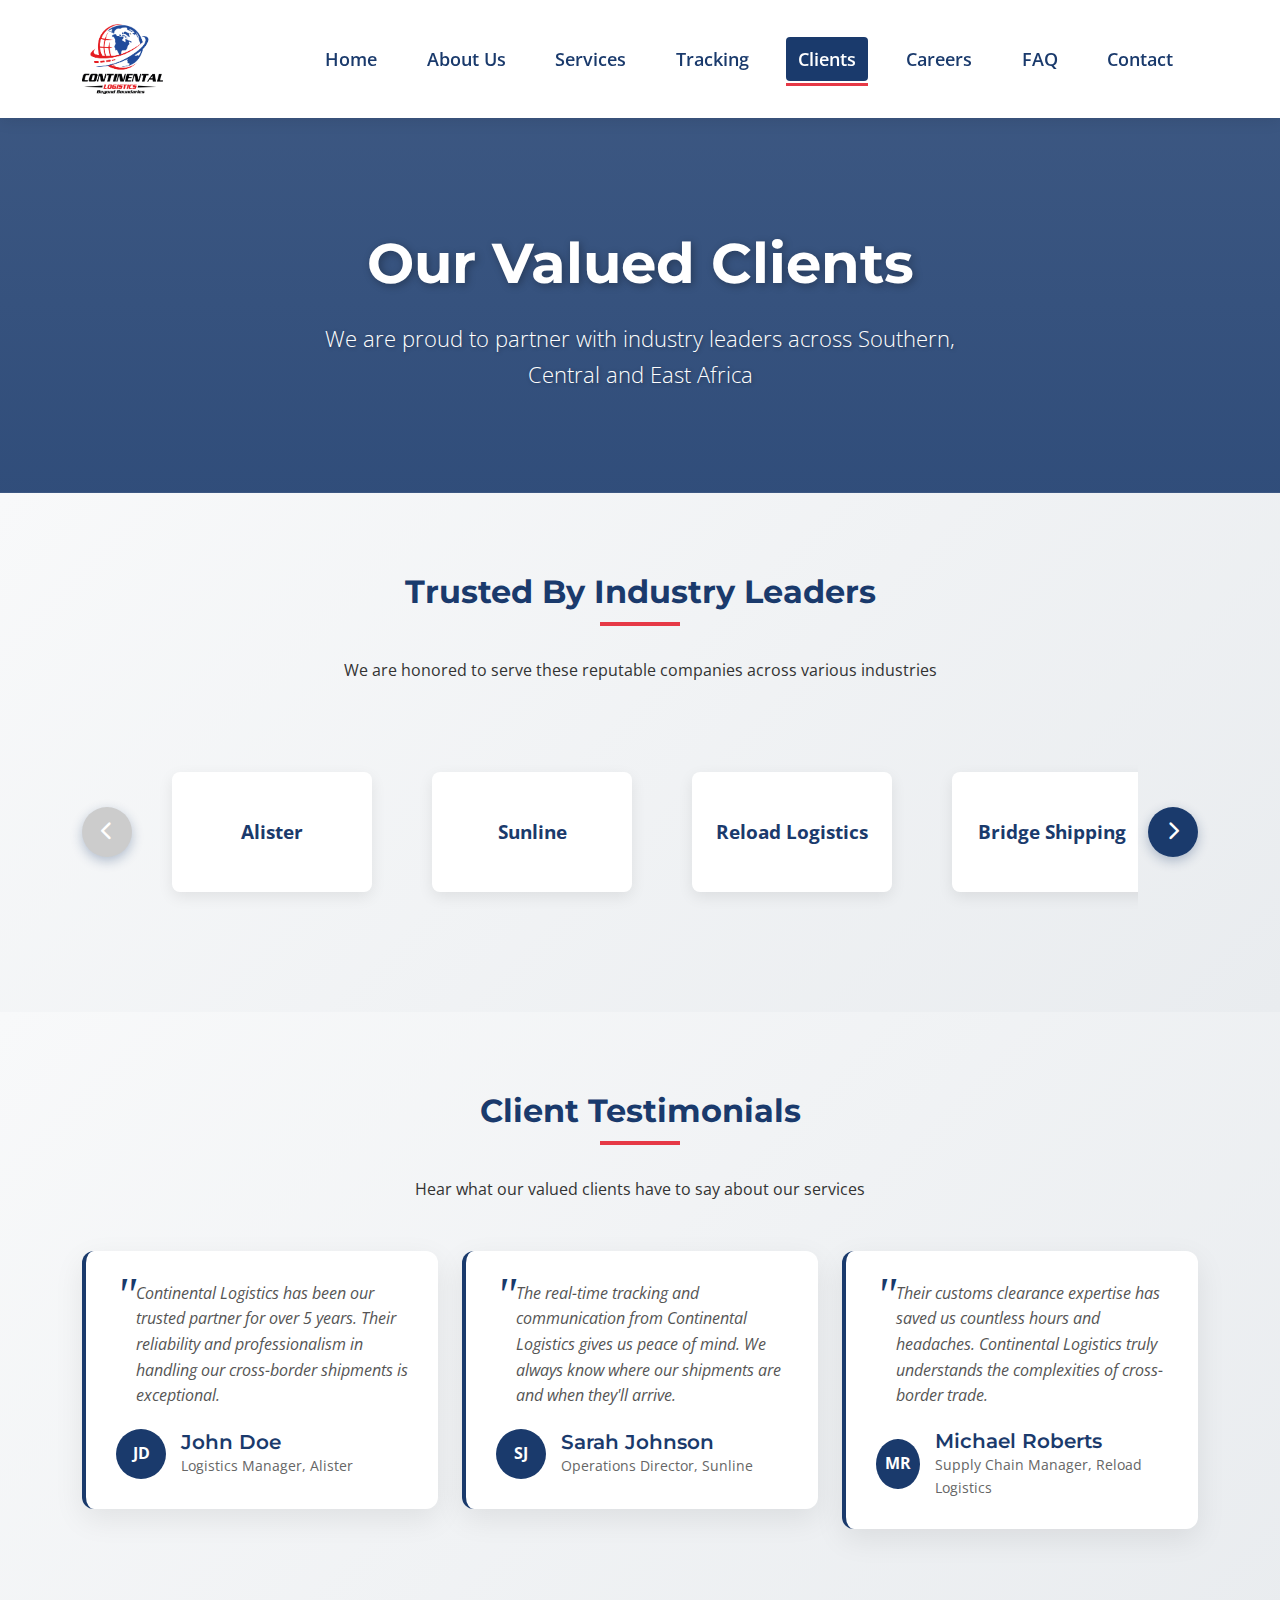
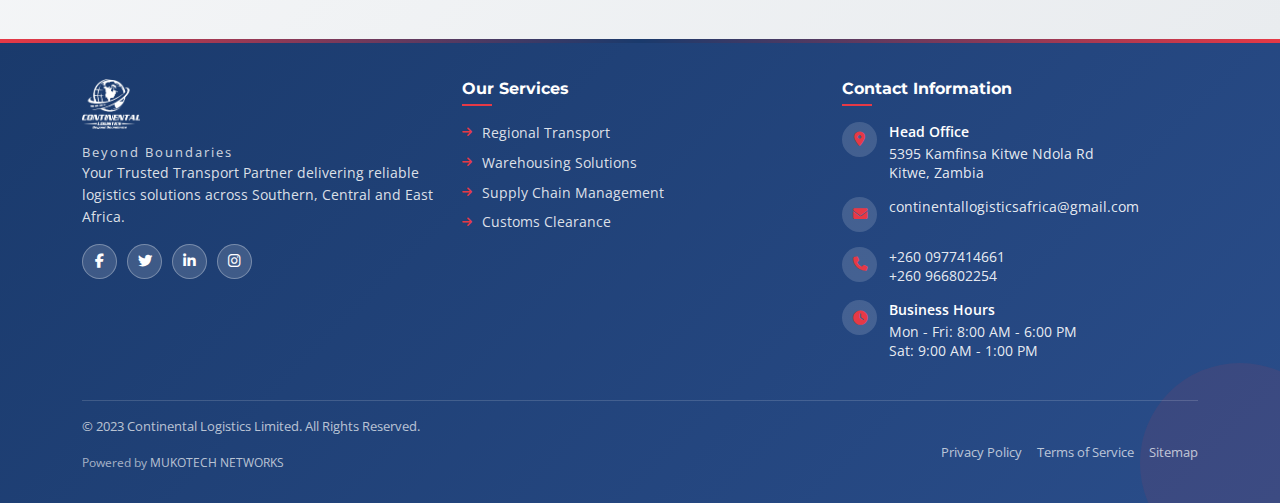
<file: clients.html>
<!DOCTYPE html>
<html lang="en">
<head>
    <meta charset="UTF-8">
    <meta name="viewport" content="width=device-width, initial-scale=1.0">
    <title>Clients | Continental Logistics Limited</title>
    <!-- Bootstrap CSS -->
    <link href="https://cdn.jsdelivr.net/npm/bootstrap@5.3.0/dist/css/bootstrap.min.css" rel="stylesheet">
    <!-- Font Awesome -->
    <link rel="stylesheet" href="https://cdnjs.cloudflare.com/ajax/libs/font-awesome/6.4.0/css/all.min.css">
    <!-- Google Fonts -->
    <link href="https://fonts.googleapis.com/css2?family=Montserrat:wght@400;500;600;700&family=Open+Sans:wght@400;600&display=swap" rel="stylesheet">
    <style>
        :root {
            --primary-color: #1a3a6c; /* Blue from logo */
            --secondary-color: #e63946; /* Red from logo */
            --accent-color: #f4a261;
            --light-color: #f8f9fa;
            --dark-color: #343a40;
        }
        
        * {
            margin: 0;
            padding: 0;
            box-sizing: border-box;
        }
        
        body {
            font-family: 'Open Sans', sans-serif;
            color: #333;
            line-height: 1.6;
            padding-top: 90px;
        }
        
        h1, h2, h3, h4, h5, h6 {
            font-family: 'Montserrat', sans-serif;
            font-weight: 600;
        }
        
        /* Updated Navbar with white background */
        .navbar {
            background-color: white;
            padding: 1.2rem 0;
            box-shadow: 0 2px 15px rgba(0,0,0,0.1);
            transition: all 0.3s;
        }
        
        .navbar.scrolled {
            padding: 0.8rem 0;
        }
        
        .navbar-brand {
            display: flex;
            align-items: center;
        }
        
        .logo-container {
            display: flex;
            flex-direction: column;
            align-items: center;
            color: var(--primary-color);
            text-decoration: none;
        }
        
        .logo-main {
            font-weight: 850;
            font-size: 1.8rem;
            line-height: 1;
            text-align: center;
        }
        
        .logo-subtitle {
            font-size: 0.8rem;
            letter-spacing: 2px;
            margin-top: 3px;
        }
        
        /* Updated navigation links - blue, larger, and nicer */
        .nav-link {
            color: var(--primary-color) !important;
            font-weight: 600;
            font-size: 1.1rem;
            margin: 0 0.8rem;
            transition: all 0.3s;
            position: relative;
            padding: 8px 12px !important;
            border-radius: 4px;
        }
        
        .nav-link:hover {
            color: white !important;
            background-color: var(--primary-color);
            transform: translateY(-2px);
            box-shadow: 0 4px 8px rgba(26, 58, 108, 0.2);
        }
        
        .nav-link:after {
            content: '';
            position: absolute;
            bottom: -5px;
            left: 0;
            width: 0;
            height: 3px;
            background-color: var(--primary-color);
            transition: width 0.3s;
        }
        
        .nav-link:hover:after {
            width: 100%;
            background-color: white;
        }
        
        .nav-link.active {
            color: white !important;
            background-color: var(--primary-color);
        }
        
        .nav-link.active:after {
            width: 100%;
            background-color: var(--secondary-color);
        }
        
        /* Page Header */
        .page-header {
            background: linear-gradient(rgba(26, 58, 108, 0.85), rgba(26, 58, 108, 0.9)), url('https://images.unsplash.com/photo-1586528116311-ad8dd3c8310d?ixlib=rb-4.0.3&auto=format&fit=crop&w=1950&q=80');
            background-size: cover;
            background-position: center;
            color: white;
            padding: 140px 0 100px;
            text-align: center;
            position: relative;
        }
        
        .page-header h1 {
            font-size: 3.5rem;
            font-weight: 700;
            margin-bottom: 1.5rem;
            text-shadow: 2px 2px 8px rgba(0,0,0,0.3);
        }
        
        .page-header .lead {
            font-size: 1.4rem;
            max-width: 700px;
            margin: 0 auto;
            text-shadow: 1px 1px 4px rgba(0,0,0,0.3);
        }
        
        .section-title {
            color: var(--primary-color);
            font-weight: 700;
            margin-bottom: 2rem;
            position: relative;
            padding-bottom: 15px;
            text-align: center;
        }
        
        .section-title:after {
            content: '';
            position: absolute;
            bottom: 0;
            left: 50%;
            transform: translateX(-50%);
            width: 80px;
            height: 4px;
            background-color: var(--secondary-color);
        }
        
        .section-padding {
            padding: 100px 0;
        }
        
        .bg-light-gray {
            background-color: #f8f9fa;
        }
        
        /* Enhanced Footer with Blue and Red Colors - REDESIGNED */
        .footer {
            background: linear-gradient(135deg, var(--primary-color) 0%, #2a4d8a 100%);
            color: white;
            padding: 40px 0 15px;
            position: relative;
            overflow: hidden;
            font-size: 0.9rem;
        }
        
        .footer:before {
            content: '';
            position: absolute;
            top: 0;
            left: 0;
            right: 0;
            height: 4px;
            background: linear-gradient(90deg, var(--secondary-color), var(--primary-color), var(--secondary-color));
        }
        
        .footer:after {
            content: '';
            position: absolute;
            bottom: 0;
            right: 0;
            width: 200px;
            height: 200px;
            background: rgba(230, 57, 70, 0.1);
            border-radius: 50%;
            transform: translate(30%, 30%);
        }
        
        .footer-logo {
            max-height: 50px;
            width: auto;
            filter: brightness(0) invert(1);
            margin-bottom: 10px;
        }
        
        .footer-brand {
            position: relative;
            z-index: 2;
        }
        
        .footer-brand .logo-subtitle {
            font-size: 0.8rem;
            letter-spacing: 2px;
            color: rgba(255, 255, 255, 0.8);
            margin-top: 3px;
        }
        
        .footer-description {
            color: rgba(255, 255, 255, 0.85);
            line-height: 1.6;
            font-size: 0.85rem;
            margin-bottom: 15px;
        }
        
        .footer-heading {
            color: white;
            font-weight: 700;
            margin-bottom: 1rem;
            font-size: 1rem;
            position: relative;
            padding-bottom: 8px;
        }
        
        .footer-heading:after {
            content: '';
            position: absolute;
            bottom: 0;
            left: 0;
            width: 30px;
            height: 2px;
            background-color: var(--secondary-color);
        }
        
        /* Social Links */
        .social-links {
            display: flex;
            gap: 10px;
        }
        
        .social-link {
            display: flex;
            align-items: center;
            justify-content: center;
            width: 35px;
            height: 35px;
            background: rgba(255, 255, 255, 0.15);
            border-radius: 50%;
            color: white;
            text-decoration: none;
            transition: all 0.3s ease;
            border: 1px solid rgba(255, 255, 255, 0.3);
            font-size: 0.9rem;
        }
        
        .social-link:hover {
            background: var(--secondary-color);
            transform: translateY(-2px);
            box-shadow: 0 5px 15px rgba(230, 57, 70, 0.4);
            color: white;
        }
        
        /* Services List */
        .footer-services {
            list-style: none;
            padding: 0;
            margin-bottom: 0;
        }
        
        .footer-services li {
            margin-bottom: 8px;
            transition: transform 0.3s ease;
        }
        
        .footer-services li:hover {
            transform: translateX(3px);
        }
        
        .footer-services a {
            color: rgba(255, 255, 255, 0.85);
            text-decoration: none;
            transition: color 0.3s ease;
            font-size: 0.85rem;
            display: flex;
            align-items: center;
        }
        
        .footer-services a:hover {
            color: var(--secondary-color);
        }
        
        .footer-services i {
            color: var(--secondary-color);
            font-size: 0.7rem;
            margin-right: 8px;
            width: 12px;
        }
        
        /* Contact Information */
        .contact-info {
            margin-top: 0;
        }
        
        .contact-item {
            display: flex;
            align-items: flex-start;
            gap: 12px;
            margin-bottom: 15px;
        }
        
        .contact-icon {
            width: 35px;
            height: 35px;
            background: rgba(255, 255, 255, 0.15);
            border-radius: 50%;
            display: flex;
            align-items: center;
            justify-content: center;
            flex-shrink: 0;
            color: var(--secondary-color);
            font-size: 0.9rem;
        }
        
        .contact-text {
            color: rgba(255, 255, 255, 0.9);
            font-size: 0.85rem;
            line-height: 1.4;
        }
        
        .contact-text strong {
            color: white;
            font-weight: 600;
            display: block;
            margin-bottom: 3px;
        }
        
        .contact-text a {
            color: rgba(255, 255, 255, 0.9);
            text-decoration: none;
            transition: color 0.3s ease;
        }
        
        .contact-text a:hover {
            color: var(--secondary-color);
        }
        
        /* Copyright Section */
        .copyright {
            border-top: 1px solid rgba(255, 255, 255, 0.15);
            padding-top: 15px;
            margin-top: 25px;
            color: rgba(255, 255, 255, 0.7);
            font-size: 0.8rem;
            position: relative;
            z-index: 2;
        }
        
        .footer-links {
            display: flex;
            gap: 15px;
            justify-content: flex-end;
            flex-wrap: wrap;
        }
        
        .footer-links a {
            color: rgba(255, 255, 255, 0.7);
            text-decoration: none;
            transition: color 0.3s ease;
            font-size: 0.8rem;
        }
        
        .footer-links a:hover {
            color: var(--secondary-color);
        }
        
        .powered-by {
            font-size: 0.75rem;
            color: rgba(255, 255, 255, 0.6);
            margin-top: 5px;
        }
        
        .powered-by a {
            color: rgba(255, 255, 255, 0.7);
            text-decoration: none;
            transition: color 0.3s ease;
        }
        
        .powered-by a:hover {
            color: var(--secondary-color);
        }
        
        .btn-primary {
            background-color: var(--primary-color);
            border-color: var(--primary-color);
            padding: 10px 25px;
            font-weight: 600;
            transition: all 0.3s;
        }
        
        .btn-primary:hover {
            background-color: #152a4d;
            border-color: #152a4d;
            transform: translateY(-2px);
        }
        
        .back-to-top {
            position: fixed;
            bottom: 30px;
            right: 30px;
            width: 50px;
            height: 50px;
            background-color: var(--primary-color);
            color: white;
            border-radius: 50%;
            display: flex;
            align-items: center;
            justify-content: center;
            font-size: 1.2rem;
            cursor: pointer;
            opacity: 0;
            visibility: hidden;
            transition: all 0.3s;
            z-index: 1000;
        }
        
        .back-to-top.active {
            opacity: 1;
            visibility: visible;
        }
        
        .back-to-top:hover {
            background-color: var(--secondary-color);
            transform: translateY(-3px);
        }
        
        /* Logo styling */
        .logo-img {
            max-height: 70px;
            width: auto;
        }
        
        /* Client Logos Section */
        .client-logos-section {
            padding: 80px 0;
            background: linear-gradient(135deg, #f8f9fa 0%, #e9ecef 100%);
        }
        
        .client-slider-container {
            position: relative;
            max-width: 1200px;
            margin: 0 auto;
            padding: 0 60px;
        }
        
        .client-slider {
            position: relative;
            overflow: hidden;
            padding: 40px 0;
        }
        
        .client-track {
            display: flex;
            transition: transform 0.5s ease-in-out;
        }
        
        .client-logo {
            flex: 0 0 auto;
            width: 200px;
            height: 120px;
            margin: 0 30px;
            display: flex;
            align-items: center;
            justify-content: center;
            background: white;
            border-radius: 8px;
            padding: 20px;
            box-shadow: 0 5px 15px rgba(0,0,0,0.08);
            transition: all 0.3s ease;
        }
        
        .client-logo:hover {
            transform: translateY(-5px);
            box-shadow: 0 10px 25px rgba(0,0,0,0.15);
        }
        
        .client-logo-placeholder {
            color: var(--primary-color);
            font-weight: bold;
            text-align: center;
            font-size: 1.2rem;
        }
        
        .client-logo img {
            max-width: 100%;
            max-height: 80px;
            width: auto;
            height: auto;
        }
        
        /* Navigation Arrows */
        .slider-arrow {
            position: absolute;
            top: 50%;
            transform: translateY(-50%);
            width: 50px;
            height: 50px;
            background: var(--primary-color);
            border: none;
            border-radius: 50%;
            color: white;
            font-size: 1.2rem;
            cursor: pointer;
            display: flex;
            align-items: center;
            justify-content: center;
            transition: all 0.3s ease;
            z-index: 10;
            box-shadow: 0 4px 12px rgba(26, 58, 108, 0.3);
        }
        
        .slider-arrow:hover {
            background: var(--secondary-color);
            transform: translateY(-50%) scale(1.1);
        }
        
        .slider-arrow.prev {
            left: 0;
        }
        
        .slider-arrow.next {
            right: 0;
        }
        
        .slider-arrow:disabled {
            background: #cccccc;
            cursor: not-allowed;
            transform: translateY(-50%);
        }
        
        /* Stats Section */
        .stats-section {
            background: linear-gradient(135deg, var(--primary-color) 0%, #2a4d8a 100%);
            color: white;
            padding: 80px 0;
            border-radius: 12px;
            box-shadow: 0 15px 35px rgba(26, 58, 108, 0.2);
            margin-top: 60px;
        }
        
        .stat-number {
            font-size: 3.5rem;
            font-weight: 800;
            color: white;
            margin-bottom: 10px;
            line-height: 1;
        }
        
        .stat-card {
            text-align: center;
            padding: 20px;
        }
        
        .stat-card p {
            color: rgba(255, 255, 255, 0.9);
            font-weight: 600;
            font-size: 1.1rem;
            margin: 0;
        }
        
        .stat-icon {
            width: 60px;
            height: 60px;
            background: rgba(255, 255, 255, 0.2);
            border-radius: 50%;
            display: flex;
            align-items: center;
            justify-content: center;
            margin: 0 auto 15px;
            color: white;
            font-size: 1.5rem;
        }
        
        /* Testimonial Section */
        .testimonial-section {
            padding: 80px 0;
            background: linear-gradient(135deg, #f8f9fa 0%, #e9ecef 100%);
        }
        
        .testimonial-card {
            background: white;
            border-radius: 12px;
            padding: 30px;
            box-shadow: 0 10px 30px rgba(0,0,0,0.08);
            margin-bottom: 30px;
            border-left: 4px solid var(--primary-color);
        }
        
        .testimonial-text {
            font-style: italic;
            color: #555;
            margin-bottom: 20px;
            position: relative;
            padding-left: 20px;
        }
        
        .testimonial-text:before {
            content: '"';
            position: absolute;
            left: 0;
            top: -10px;
            font-size: 3rem;
            color: var(--primary-color);
            font-family: Georgia, serif;
            line-height: 1;
        }
        
        .testimonial-author {
            display: flex;
            align-items: center;
        }
        
        .author-avatar {
            width: 50px;
            height: 50px;
            border-radius: 50%;
            background: var(--primary-color);
            display: flex;
            align-items: center;
            justify-content: center;
            color: white;
            font-weight: bold;
            margin-right: 15px;
        }
        
        .author-info h5 {
            margin: 0;
            color: var(--primary-color);
        }
        
        .author-info p {
            margin: 0;
            color: #666;
            font-size: 0.9rem;
        }
        
        /* Mobile responsiveness */
        @media (max-width: 768px) {
            body {
                padding-top: 80px;
            }
            
            .page-header {
                padding: 120px 0 80px;
            }
            
            .page-header h1 {
                font-size: 2.8rem;
            }
            
            .page-header .lead {
                font-size: 1.2rem;
            }
            
            .logo-img {
                max-height: 50px;
            }
            
            .nav-link {
                font-size: 1rem;
                margin: 0.2rem 0;
                text-align: center;
            }
            
            .navbar {
                padding: 1rem 0;
            }
            
            .client-slider-container {
                padding: 0 40px;
            }
            
            .client-logo {
                width: 150px;
                height: 100px;
                margin: 0 20px;
            }
            
            .client-logo img {
                max-height: 60px;
            }
            
            .slider-arrow {
                width: 40px;
                height: 40px;
                font-size: 1rem;
            }
            
            .slider-arrow.prev {
                left: -10px;
            }
            
            .slider-arrow.next {
                right: -10px;
            }
            
            .section-padding {
                padding: 80px 0;
            }
            
            .footer {
                padding: 30px 0 10px;
            }
            
            .footer-links {
                justify-content: center;
                margin-top: 10px;
            }
            
            .footer-brand {
                text-align: center;
                margin-bottom: 20px;
            }
            
            .social-links {
                justify-content: center;
            }
            
            .stat-number {
                font-size: 2.8rem;
            }
        }

        @media (max-width: 576px) {
            .page-header h1 {
                font-size: 2.2rem;
            }
            
            .page-header .lead {
                font-size: 1.1rem;
            }
            
            .client-slider-container {
                padding: 0 30px;
            }
            
            .client-logo {
                width: 120px;
                height: 80px;
                margin: 0 15px;
                padding: 15px;
            }
            
            .client-logo img {
                max-height: 50px;
            }
            
            .slider-arrow {
                width: 35px;
                height: 35px;
            }
            
            .slider-arrow.prev {
                left: -5px;
            }
            
            .slider-arrow.next {
                right: -5px;
            }
            
            .footer {
                padding: 25px 0 10px;
            }
            
            .footer-logo {
                max-height: 40px;
            }
            
            .social-links {
                gap: 8px;
            }
            
            .social-link {
                width: 32px;
                height: 32px;
                font-size: 0.8rem;
            }
            
            .footer-heading {
                margin-top: 15px;
            }
            
            .stat-number {
                font-size: 2.5rem;
            }
        }
    </style>
</head>
<body>
    <!-- Navigation -->
    <nav class="navbar navbar-expand-lg navbar-light fixed-top">
        <div class="container">
            <a class="navbar-brand" href="index.html">
                <img src="images/Continental Logistics LOGO.png" alt="Continental Logistics Limited Company Logo" class="logo-img">
            </a>
            <button class="navbar-toggler" type="button" data-bs-toggle="collapse" data-bs-target="#navbarNav">
                <span class="navbar-toggler-icon"></span>
            </button>
            <div class="collapse navbar-collapse" id="navbarNav">
                <ul class="navbar-nav ms-auto">
                    <li class="nav-item">
                        <a class="nav-link" href="index.html">Home</a>
                    </li>
                    <li class="nav-item">
                        <a class="nav-link" href="about.html">About Us</a>
                    </li>
                    <li class="nav-item">
                        <a class="nav-link" href="services.html">Services</a>
                    </li>
                    <li class="nav-item">
                        <a class="nav-link" href="tracking.html">Tracking</a>
                    </li>
                    <li class="nav-item">
                        <a class="nav-link active" href="clients.html">Clients</a>
                    </li>
                    <li class="nav-item">
                        <a class="nav-link" href="careers.html">Careers</a>
                    </li>
                    <li class="nav-item">
                        <a class="nav-link" href="faq.html">FAQ</a>
                    </li>
                    <li class="nav-item">
                        <a class="nav-link" href="contact.html">Contact</a>
                    </li>
                </ul>
            </div>
        </div>
    </nav>

    <!-- Page Header -->
    <section class="page-header">
        <div class="container">
            <h1>Our Valued Clients</h1>
            <p class="lead">We are proud to partner with industry leaders across Southern, Central and East Africa</p>
        </div>
    </section>

    <!-- Client Logos Slider -->
    <section class="client-logos-section">
        <div class="container">
            <h2 class="section-title">Trusted By Industry Leaders</h2>
            <p class="text-center mb-5">We are honored to serve these reputable companies across various industries</p>
            
            <div class="client-slider-container">
                <button class="slider-arrow prev" id="prevBtn">
                    <i class="fas fa-chevron-left"></i>
                </button>
                
                <div class="client-slider">
                    <div class="client-track" id="clientTrack">
                        <!-- Client logo placeholders - replace with actual client logos -->
                        <div class="client-logo">
                            <div class="client-logo-placeholder">Alister</div>
                        </div>
                        <div class="client-logo">
                            <div class="client-logo-placeholder">Sunline</div>
                        </div>
                        <div class="client-logo">
                            <div class="client-logo-placeholder">Reload Logistics</div>
                        </div>
                        <div class="client-logo">
                            <div class="client-logo-placeholder">Bridge Shipping</div>
                        </div>
                        <div class="client-logo">
                            <div class="client-logo-placeholder">TSA</div>
                        </div>
                        <div class="client-logo">
                            <div class="client-logo-placeholder">Poseidon</div>
                        </div>
                        <div class="client-logo">
                            <div class="client-logo-placeholder">Walt & Sons</div>
                        </div>
                        <div class="client-logo">
                            <div class="client-logo-placeholder">Alliance, Inc.</div>
                        </div>
                    </div>
                </div>
                
                <button class="slider-arrow next" id="nextBtn">
                    <i class="fas fa-chevron-right"></i>
                </button>
            </div>
        </div>
    </section>


    <!-- Testimonials Section -->
    <section class="testimonial-section">
        <div class="container">
            <h2 class="section-title">Client Testimonials</h2>
            <p class="text-center mb-5">Hear what our valued clients have to say about our services</p>
            
            <div class="row">
                <div class="col-lg-4 col-md-6">
                    <div class="testimonial-card">
                        <p class="testimonial-text">Continental Logistics has been our trusted partner for over 5 years. Their reliability and professionalism in handling our cross-border shipments is exceptional.</p>
                        <div class="testimonial-author">
                            <div class="author-avatar">JD</div>
                            <div class="author-info">
                                <h5>John Doe</h5>
                                <p>Logistics Manager, Alister</p>
                            </div>
                        </div>
                    </div>
                </div>
                
                <div class="col-lg-4 col-md-6">
                    <div class="testimonial-card">
                        <p class="testimonial-text">The real-time tracking and communication from Continental Logistics gives us peace of mind. We always know where our shipments are and when they'll arrive.</p>
                        <div class="testimonial-author">
                            <div class="author-avatar">SJ</div>
                            <div class="author-info">
                                <h5>Sarah Johnson</h5>
                                <p>Operations Director, Sunline</p>
                            </div>
                        </div>
                    </div>
                </div>
                
                <div class="col-lg-4 col-md-6">
                    <div class="testimonial-card">
                        <p class="testimonial-text">Their customs clearance expertise has saved us countless hours and headaches. Continental Logistics truly understands the complexities of cross-border trade.</p>
                        <div class="testimonial-author">
                            <div class="author-avatar">MR</div>
                            <div class="author-info">
                                <h5>Michael Roberts</h5>
                                <p>Supply Chain Manager, Reload Logistics</p>
                            </div>
                        </div>
                    </div>
                </div>
            </div>
        </div>
    </section>

    <!-- Enhanced Footer with Blue and Red Colors - REDESIGNED -->
    <footer class="footer">
        <div class="container">
            <div class="row">
                <!-- Company Info with Logo -->
                <div class="col-lg-4 col-md-6 mb-4 mb-lg-0">
                    <div class="footer-brand">
                        <img src="images/Continental Logistics LOGO.png" alt="Continental Logistics" class="footer-logo">
                        <div class="logo-subtitle">Beyond Boundaries</div>
                    </div>
                    <p class="footer-description">Your Trusted Transport Partner delivering reliable logistics solutions across Southern, Central and East Africa.</p>
                    <div class="social-links mt-3">
                        <a href="#" class="social-link"><i class="fab fa-facebook-f"></i></a>
                        <a href="#" class="social-link"><i class="fab fa-twitter"></i></a>
                        <a href="#" class="social-link"><i class="fab fa-linkedin-in"></i></a>
                        <a href="#" class="social-link"><i class="fab fa-instagram"></i></a>
                    </div>
                </div>

                <!-- Services Section -->
                <div class="col-lg-4 col-md-6 mb-4 mb-lg-0">
                    <h5 class="footer-heading">Our Services</h5>
                    <ul class="footer-services list-unstyled">
                        <li>
                            <a href="services.html#transport">
                                <i class="fas fa-arrow-right"></i>Regional Transport
                            </a>
                        </li>
                        <li>
                            <a href="services.html#warehousing">
                                <i class="fas fa-arrow-right"></i>Warehousing Solutions
                            </a>
                        </li>
                        <li>
                            <a href="services.html#supply-chain">
                                <i class="fas fa-arrow-right"></i>Supply Chain Management
                            </a>
                        </li>
                        <li>
                            <a href="services.html#customs">
                                <i class="fas fa-arrow-right"></i>Customs Clearance
                            </a>
                        </li>
                    </ul>
                </div>

                <!-- Contact Information -->
                <div class="col-lg-4 col-md-12">
                    <h5 class="footer-heading">Contact Information</h5>
                    <div class="contact-info">
                        <div class="contact-item">
                            <div class="contact-icon">
                                <i class="fas fa-map-marker-alt"></i>
                            </div>
                            <div class="contact-text">
                                <strong>Head Office</strong>
                                5395 Kamfinsa Kitwe Ndola Rd<br>
                                Kitwe, Zambia
                            </div>
                        </div>
                        
                        <div class="contact-item">
                            <div class="contact-icon">
                                <i class="fas fa-envelope"></i>
                            </div>
                            <div class="contact-text">
                                <a href="mailto:continentallogisticsafrica@gmail.com">continentallogisticsafrica@gmail.com</a>
                            </div>
                        </div>
                        
                        <div class="contact-item">
                            <div class="contact-icon">
                                <i class="fas fa-phone"></i>
                            </div>
                            <div class="contact-text">
                                <a href="tel:+2600977414661">+260 0977414661</a><br>
                                <a href="tel:+260966802254">+260 966802254</a>
                            </div>
                        </div>
                        
                        <div class="contact-item">
                            <div class="contact-icon">
                                <i class="fas fa-clock"></i>
                            </div>
                            <div class="contact-text">
                                <strong>Business Hours</strong>
                                Mon - Fri: 8:00 AM - 6:00 PM<br>
                                Sat: 9:00 AM - 1:00 PM
                            </div>
                        </div>
                    </div>
                </div>
            </div>
            
            <!-- Copyright Section -->
            <div class="copyright">
                <div class="row align-items-center">
                    <div class="col-md-6">
                        <p>&copy; 2023 Continental Logistics Limited. All Rights Reserved.</p>
                        <p class="powered-by">Powered by <a href="https://mukotech.net" target="_blank">MUKOTECH NETWORKS</a></p>
                    </div>
                    <div class="col-md-6">
                        <div class="footer-links">
                            <a href="privacy.html">Privacy Policy</a>
                            <a href="terms.html">Terms of Service</a>
                            <a href="sitemap.html">Sitemap</a>
                        </div>
                    </div>
                </div>
            </div>
        </div>
    </footer>

    <!-- Back to Top Button -->
    <div class="back-to-top">
        <i class="fas fa-chevron-up"></i>
    </div>

    <!-- Bootstrap JS -->
    <script src="https://cdn.jsdelivr.net/npm/bootstrap@5.3.0/dist/js/bootstrap.bundle.min.js"></script>
    <!-- Main JS -->
    <script>
        // Common functionality across all pages
        document.addEventListener('DOMContentLoaded', function() {
            // Navbar scroll effect
            window.addEventListener('scroll', function() {
                const navbar = document.querySelector('.navbar');
                if (navbar && window.scrollY > 50) {
                    navbar.classList.add('scrolled');
                } else if (navbar) {
                    navbar.classList.remove('scrolled');
                }
            });

            // Back to top button functionality
            const backToTopButton = document.querySelector('.back-to-top');
            
            if (backToTopButton) {
                window.addEventListener('scroll', function() {
                    if (window.scrollY > 300) {
                        backToTopButton.classList.add('active');
                    } else {
                        backToTopButton.classList.remove('active');
                    }
                });
                
                backToTopButton.addEventListener('click', function() {
                    window.scrollTo({
                        top: 0,
                        behavior: 'smooth'
                    });
                });
            }

            // Set active navigation link based on current page
            setActiveNavLink();

            // Client Slider Functionality
            initClientSlider();
        });

        function setActiveNavLink() {
            const currentPage = window.location.pathname.split('/').pop() || 'index.html';
            const navLinks = document.querySelectorAll('.nav-link');
            
            navLinks.forEach(link => {
                // Remove active class from all links
                link.classList.remove('active');
                
                // Get the href attribute and extract filename
                const linkHref = link.getAttribute('href');
                if (linkHref === currentPage) {
                    link.classList.add('active');
                }
                
                // Special case for index.html
                if ((currentPage === '' || currentPage === 'index.html') && linkHref === 'index.html') {
                    link.classList.add('active');
                }
            });
        }

        // Client Slider Functionality
        function initClientSlider() {
            const track = document.getElementById('clientTrack');
            const prevBtn = document.getElementById('prevBtn');
            const nextBtn = document.getElementById('nextBtn');
            const logos = document.querySelectorAll('.client-logo');
            
            if (!track || !prevBtn || !nextBtn) return;
            
            const logoWidth = 200 + 60; // width + margin
            let currentPosition = 0;
            const maxPosition = -((logos.length - 4) * logoWidth);
            let autoSlideInterval;
            
            function updateButtons() {
                prevBtn.disabled = currentPosition >= 0;
                nextBtn.disabled = currentPosition <= maxPosition;
            }
            
            function slide(direction) {
                if (direction === 'next') {
                    if (currentPosition > maxPosition) {
                        currentPosition -= logoWidth * 2;
                        if (currentPosition < maxPosition) currentPosition = maxPosition;
                    } else {
                        // Reset to start for infinite loop
                        currentPosition = 0;
                    }
                } else {
                    if (currentPosition < 0) {
                        currentPosition += logoWidth * 2;
                        if (currentPosition > 0) currentPosition = 0;
                    } else {
                        // Reset to end for infinite loop
                        currentPosition = maxPosition;
                    }
                }
                track.style.transform = `translateX(${currentPosition}px)`;
                updateButtons();
            }
            
            prevBtn.addEventListener('click', function() {
                clearInterval(autoSlideInterval);
                slide('prev');
                startAutoSlide();
            });
            
            nextBtn.addEventListener('click', function() {
                clearInterval(autoSlideInterval);
                slide('next');
                startAutoSlide();
            });
            
            function startAutoSlide() {
                autoSlideInterval = setInterval(() => {
                    slide('next');
                }, 3000); // Slide every 3 seconds
            }
            
            // Initialize button states and start auto-slide
            updateButtons();
            startAutoSlide();
            
            // Pause auto-slide on hover
            track.addEventListener('mouseenter', () => {
                clearInterval(autoSlideInterval);
            });
            
            track.addEventListener('mouseleave', () => {
                startAutoSlide();
            });
            
            // Add touch/swipe support for mobile
            let startX = 0;
            let currentX = 0;
            let isDragging = false;
            
            track.addEventListener('touchstart', (e) => {
                startX = e.touches[0].clientX;
                isDragging = true;
                clearInterval(autoSlideInterval);
            });
            
            track.addEventListener('touchmove', (e) => {
                if (!isDragging) return;
                currentX = e.touches[0].clientX;
                const diff = startX - currentX;
                
                if (Math.abs(diff) > 50) {
                    if (diff > 0) {
                        // Swipe left - next
                        slide('next');
                    } else {
                        // Swipe right - previous
                        slide('prev');
                    }
                    isDragging = false;
                }
            });
            
            track.addEventListener('touchend', () => {
                isDragging = false;
                startAutoSlide();
            });
        }
    </script>
</body>
</html>
</file>
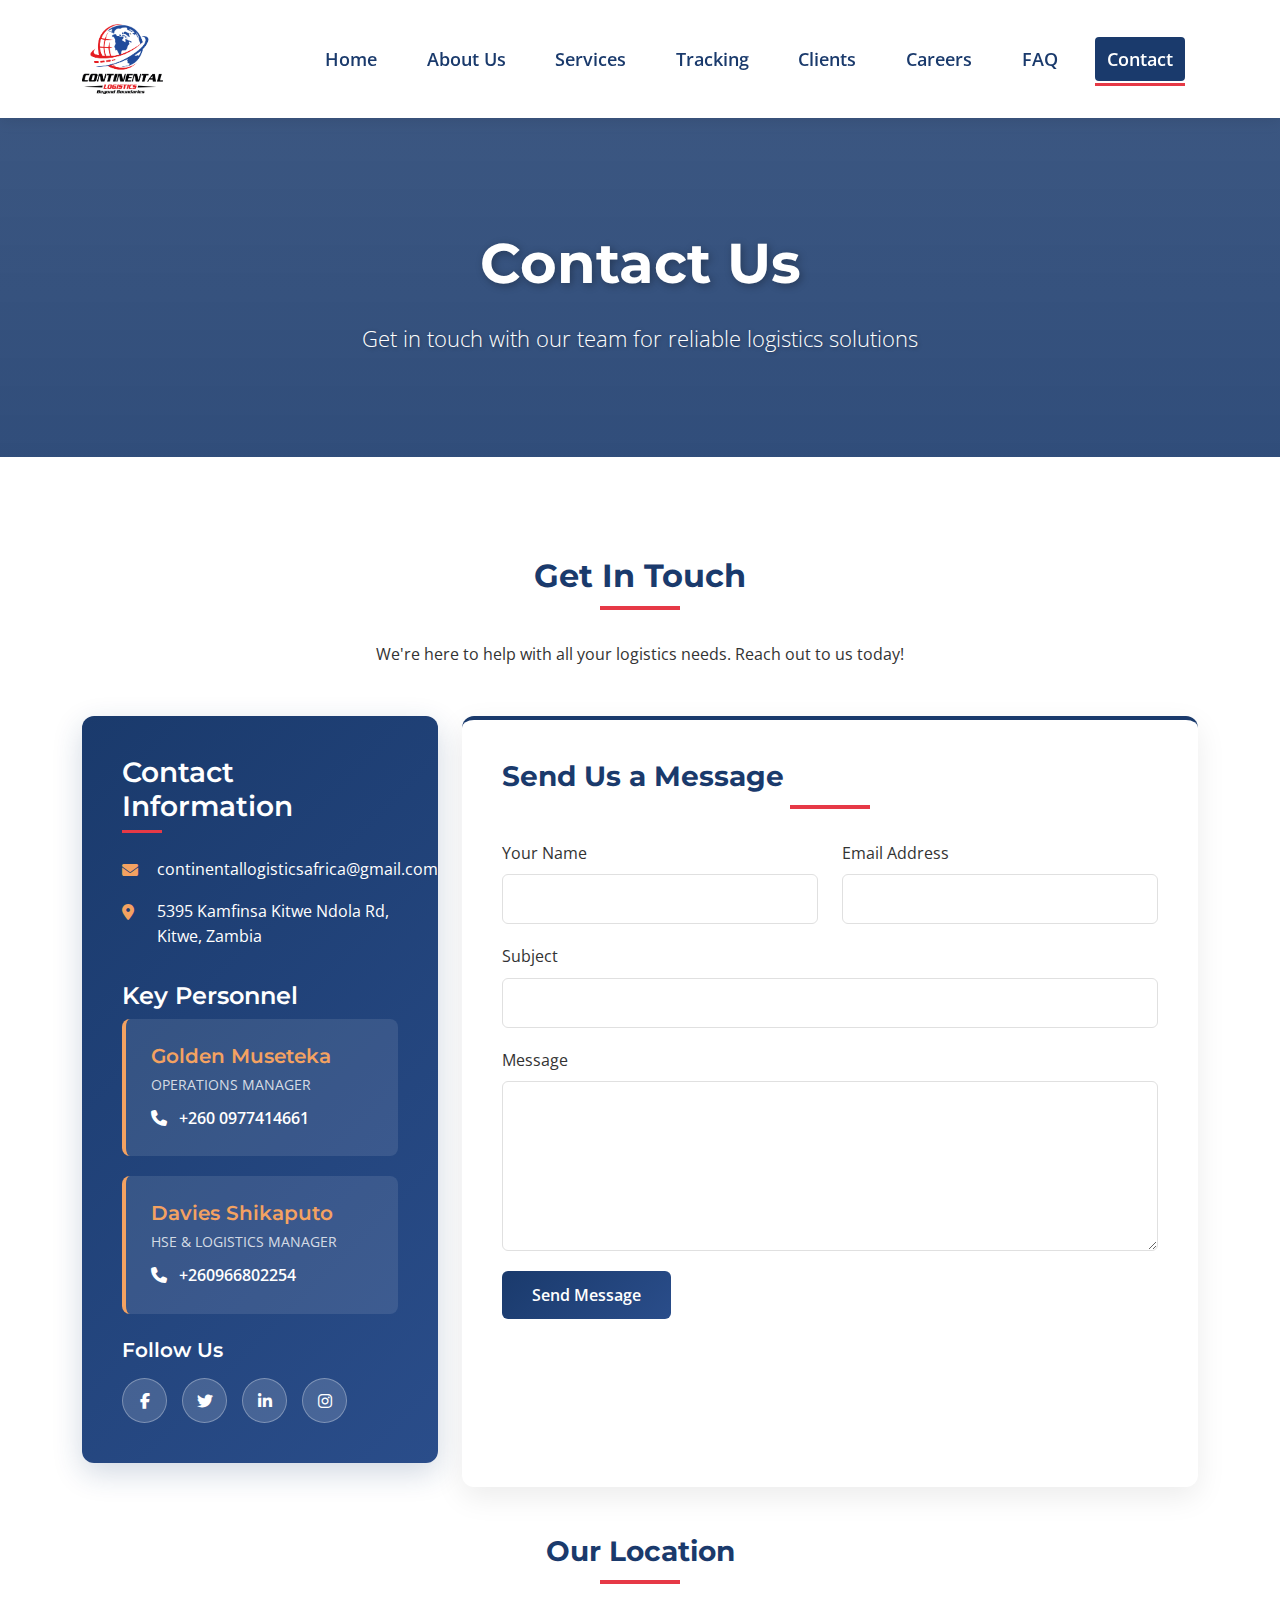
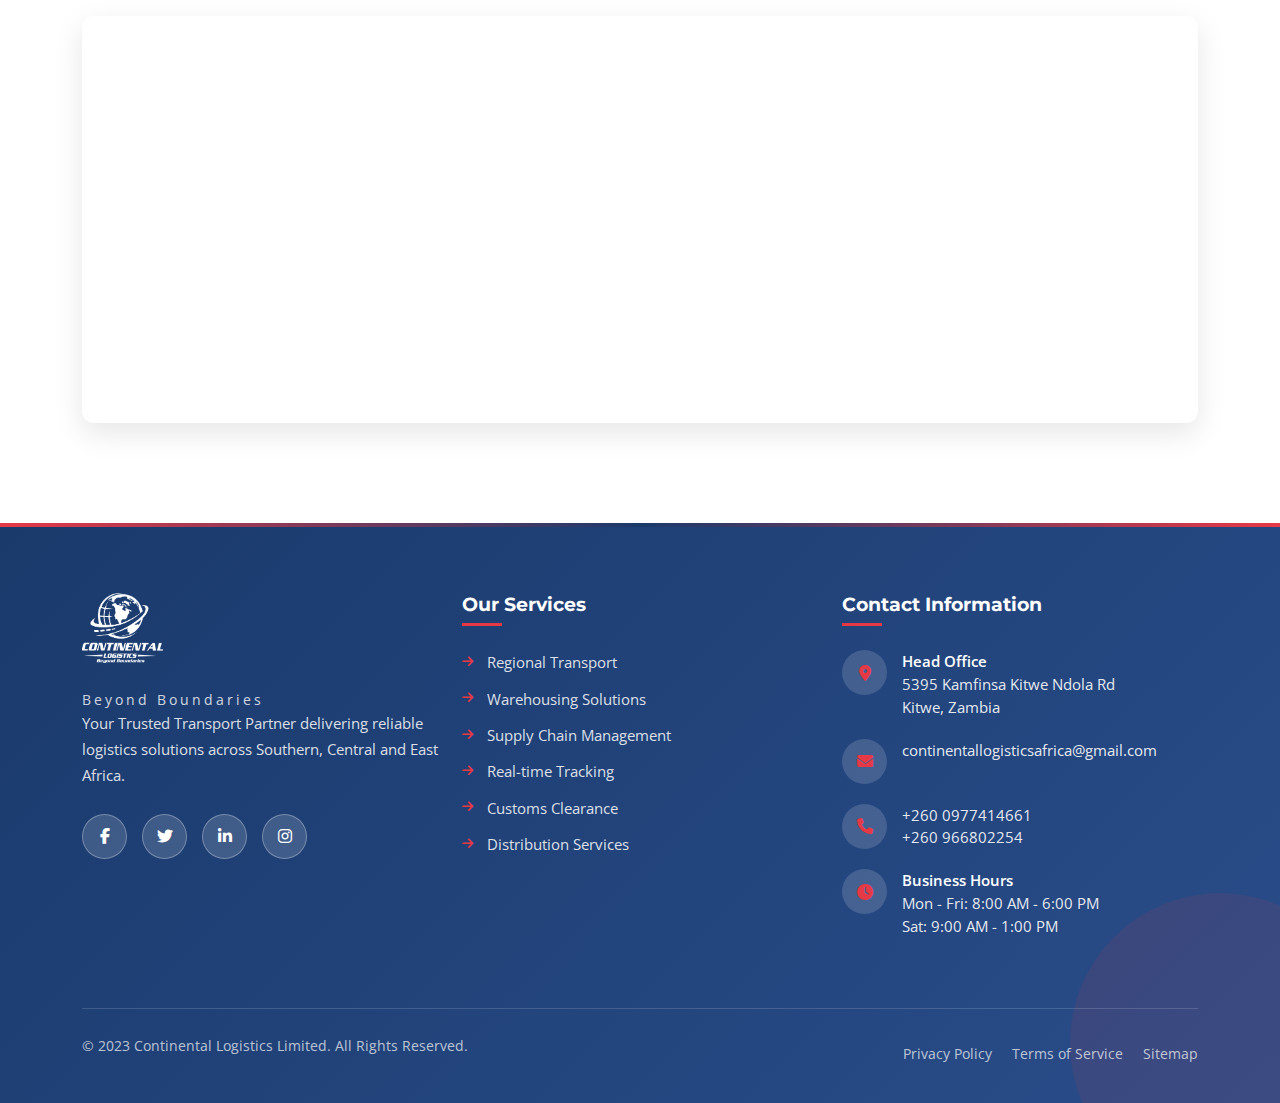
<file: contact.html>
<!DOCTYPE html>
<html lang="en">
<head>
    <meta charset="UTF-8">
    <meta name="viewport" content="width=device-width, initial-scale=1.0">
    <title>Contact Us | Continental Logistics Limited</title>
    <!-- Bootstrap CSS -->
    <link href="https://cdn.jsdelivr.net/npm/bootstrap@5.3.0/dist/css/bootstrap.min.css" rel="stylesheet">
    <!-- Font Awesome -->
    <link rel="stylesheet" href="https://cdnjs.cloudflare.com/ajax/libs/font-awesome/6.4.0/css/all.min.css">
    <!-- Google Fonts -->
    <link href="https://fonts.googleapis.com/css2?family=Montserrat:wght@400;500;600;700&family=Open+Sans:wght@400;600&display=swap" rel="stylesheet">
    <style>
        :root {
            --primary-color: #1a3a6c; /* Blue from logo */
            --secondary-color: #e63946; /* Red from logo */
            --accent-color: #f4a261;
            --light-color: #f8f9fa;
            --dark-color: #343a40;
        }
        
        * {
            margin: 0;
            padding: 0;
            box-sizing: border-box;
        }
        
        body {
            font-family: 'Open Sans', sans-serif;
            color: #333;
            line-height: 1.6;
            padding-top: 90px;
        }
        
        h1, h2, h3, h4, h5, h6 {
            font-family: 'Montserrat', sans-serif;
            font-weight: 600;
        }
        
        /* Updated Navbar with white background */
        .navbar {
            background-color: white;
            padding: 1.2rem 0;
            box-shadow: 0 2px 15px rgba(0,0,0,0.1);
            transition: all 0.3s;
        }
        
        .navbar.scrolled {
            padding: 0.8rem 0;
        }
        
        .navbar-brand {
            display: flex;
            align-items: center;
        }
        
        .logo-container {
            display: flex;
            flex-direction: column;
            align-items: center;
            color: var(--primary-color);
            text-decoration: none;
        }
        
        .logo-main {
            font-weight: 850;
            font-size: 1.8rem;
            line-height: 1;
            text-align: center;
        }
        
        .logo-subtitle {
            font-size: 0.8rem;
            letter-spacing: 2px;
            margin-top: 3px;
        }
        
        /* Updated navigation links - blue, larger, and nicer */
        .nav-link {
            color: var(--primary-color) !important;
            font-weight: 600;
            font-size: 1.1rem;
            margin: 0 0.8rem;
            transition: all 0.3s;
            position: relative;
            padding: 8px 12px !important;
            border-radius: 4px;
        }
        
        .nav-link:hover {
            color: white !important;
            background-color: var(--primary-color);
            transform: translateY(-2px);
            box-shadow: 0 4px 8px rgba(26, 58, 108, 0.2);
        }
        
        .nav-link:after {
            content: '';
            position: absolute;
            bottom: -5px;
            left: 0;
            width: 0;
            height: 3px;
            background-color: var(--primary-color);
            transition: width 0.3s;
        }
        
        .nav-link:hover:after {
            width: 100%;
            background-color: white;
        }
        
        .nav-link.active {
            color: white !important;
            background-color: var(--primary-color);
        }
        
        .nav-link.active:after {
            width: 100%;
            background-color: var(--secondary-color);
        }
        
        /* Page Header */
        .page-header {
            background: linear-gradient(rgba(26, 58, 108, 0.85), rgba(26, 58, 108, 0.9)), url('https://images.unsplash.com/photo-1586528116311-ad8dd3c8310d?ixlib=rb-4.0.3&auto=format&fit=crop&w=1950&q=80');
            background-size: cover;
            background-position: center;
            color: white;
            padding: 140px 0 100px;
            text-align: center;
            position: relative;
        }
        
        .page-header h1 {
            font-size: 3.5rem;
            font-weight: 700;
            margin-bottom: 1.5rem;
            text-shadow: 2px 2px 8px rgba(0,0,0,0.3);
        }
        
        .page-header .lead {
            font-size: 1.4rem;
            max-width: 700px;
            margin: 0 auto;
            text-shadow: 1px 1px 4px rgba(0,0,0,0.3);
        }
        
        .section-title {
            color: var(--primary-color);
            font-weight: 700;
            margin-bottom: 2rem;
            position: relative;
            padding-bottom: 15px;
            text-align: center;
        }
        
        .section-title:after {
            content: '';
            position: absolute;
            bottom: 0;
            left: 50%;
            transform: translateX(-50%);
            width: 80px;
            height: 4px;
            background-color: var(--secondary-color);
        }
        
        .section-padding {
            padding: 100px 0;
        }
        
        .contact-info {
            background: linear-gradient(135deg, var(--primary-color) 0%, #2a4d8a 100%);
            color: white;
            padding: 40px;
            border-radius: 12px;
            height: 100%;
            box-shadow: 0 10px 30px rgba(26, 58, 108, 0.2);
        }
        
        .contact-info h3 {
            margin-bottom: 1.5rem;
            color: white;
            position: relative;
            padding-bottom: 10px;
        }
        
        .contact-info h3:after {
            content: '';
            position: absolute;
            bottom: 0;
            left: 0;
            width: 40px;
            height: 3px;
            background-color: var(--secondary-color);
        }
        
        .contact-details {
            margin-bottom: 2rem;
        }
        
        .contact-details p {
            margin-bottom: 1rem;
            display: flex;
            align-items: flex-start;
        }
        
        .contact-details i {
            margin-right: 15px;
            margin-top: 5px;
            color: var(--accent-color);
            min-width: 20px;
        }
        
        .manager-card {
            background: rgba(255, 255, 255, 0.1);
            border-radius: 8px;
            padding: 25px;
            margin-bottom: 20px;
            border-left: 4px solid var(--accent-color);
            transition: all 0.3s ease;
        }
        
        .manager-card:hover {
            transform: translateY(-5px);
            box-shadow: 0 5px 15px rgba(0,0,0,0.1);
        }
        
        .manager-card h5 {
            color: var(--accent-color);
            margin-bottom: 5px;
        }
        
        .manager-card .position {
            color: rgba(255, 255, 255, 0.8);
            font-size: 0.9rem;
            margin-bottom: 10px;
        }
        
        .manager-card .phone {
            color: white;
            font-weight: 600;
        }
        
        .contact-form {
            background: white;
            border-radius: 12px;
            padding: 40px;
            box-shadow: 0 10px 30px rgba(0,0,0,0.08);
            height: 100%;
            border-top: 4px solid var(--primary-color);
        }
        
        .form-control {
            border: 1px solid #e0e0e0;
            padding: 12px 15px;
            border-radius: 6px;
            margin-bottom: 20px;
            transition: all 0.3s;
        }
        
        .form-control:focus {
            border-color: var(--primary-color);
            box-shadow: 0 0 0 0.2rem rgba(26, 58, 108, 0.1);
        }
        
        .btn-primary {
            background: linear-gradient(135deg, var(--primary-color), #2a4d8a);
            border: none;
            padding: 12px 30px;
            font-weight: 600;
            transition: all 0.3s;
            border-radius: 6px;
        }
        
        .btn-primary:hover {
            background: linear-gradient(135deg, #152a4d, var(--primary-color));
            transform: translateY(-2px);
            box-shadow: 0 5px 15px rgba(26, 58, 108, 0.3);
        }
        
        /* Enhanced Footer with Blue and Red Colors */
        .footer {
            background: linear-gradient(135deg, var(--primary-color) 0%, #2a4d8a 100%);
            color: white;
            padding: 70px 0 30px;
            position: relative;
            overflow: hidden;
        }
        
        .footer:before {
            content: '';
            position: absolute;
            top: 0;
            left: 0;
            right: 0;
            height: 4px;
            background: linear-gradient(90deg, var(--secondary-color), var(--primary-color), var(--secondary-color));
        }
        
        .footer:after {
            content: '';
            position: absolute;
            bottom: 0;
            right: 0;
            width: 300px;
            height: 300px;
            background: rgba(230, 57, 70, 0.1);
            border-radius: 50%;
            transform: translate(30%, 30%);
        }
        
        .footer-logo {
            max-height: 70px;
            width: auto;
            filter: brightness(0) invert(1);
            margin-bottom: 20px;
        }
        
        .footer-brand {
            position: relative;
            z-index: 2;
        }
        
        .footer-brand .logo-subtitle {
            font-size: 0.9rem;
            letter-spacing: 3px;
            color: rgba(255, 255, 255, 0.8);
            margin-top: 5px;
        }
        
        .footer-description {
            color: rgba(255, 255, 255, 0.85);
            line-height: 1.7;
            font-size: 0.95rem;
            margin-bottom: 25px;
        }
        
        .footer-heading {
            color: white;
            font-weight: 700;
            margin-bottom: 1.5rem;
            font-size: 1.2rem;
            position: relative;
            padding-bottom: 10px;
        }
        
        .footer-heading:after {
            content: '';
            position: absolute;
            bottom: 0;
            left: 0;
            width: 40px;
            height: 3px;
            background-color: var(--secondary-color);
        }
        
        /* Social Links */
        .social-links {
            display: flex;
            gap: 15px;
        }
        
        .social-link {
            display: flex;
            align-items: center;
            justify-content: center;
            width: 45px;
            height: 45px;
            background: rgba(255, 255, 255, 0.15);
            border-radius: 50%;
            color: white;
            text-decoration: none;
            transition: all 0.3s ease;
            border: 1px solid rgba(255, 255, 255, 0.3);
        }
        
        .social-link:hover {
            background: var(--secondary-color);
            transform: translateY(-3px);
            box-shadow: 0 5px 15px rgba(230, 57, 70, 0.4);
            color: white;
        }
        
        /* Services List */
        .footer-services {
            list-style: none;
            padding: 0;
        }
        
        .footer-services li {
            margin-bottom: 12px;
            transition: transform 0.3s ease;
        }
        
        .footer-services li:hover {
            transform: translateX(5px);
        }
        
        .footer-services a {
            color: rgba(255, 255, 255, 0.85);
            text-decoration: none;
            transition: color 0.3s ease;
            font-size: 0.95rem;
            display: flex;
            align-items: center;
        }
        
        .footer-services a:hover {
            color: var(--secondary-color);
        }
        
        .footer-services i {
            color: var(--secondary-color);
            font-size: 0.8rem;
            margin-right: 10px;
            width: 15px;
        }
        
        /* Contact Information */
        .contact-info-footer {
            margin-top: 10px;
        }
        
        .contact-item {
            display: flex;
            align-items: flex-start;
            gap: 15px;
            margin-bottom: 20px;
        }
        
        .contact-icon {
            width: 45px;
            height: 45px;
            background: rgba(255, 255, 255, 0.15);
            border-radius: 50%;
            display: flex;
            align-items: center;
            justify-content: center;
            flex-shrink: 0;
            color: var(--secondary-color);
            font-size: 1rem;
        }
        
        .contact-text {
            color: rgba(255, 255, 255, 0.9);
            font-size: 0.95rem;
            line-height: 1.5;
        }
        
        .contact-text strong {
            color: white;
            font-weight: 600;
        }
        
        .contact-text a {
            color: rgba(255, 255, 255, 0.9);
            text-decoration: none;
            transition: color 0.3s ease;
        }
        
        .contact-text a:hover {
            color: var(--secondary-color);
        }
        
        /* Copyright Section */
        .copyright {
            border-top: 1px solid rgba(255, 255, 255, 0.15);
            padding-top: 25px;
            margin-top: 50px;
            color: rgba(255, 255, 255, 0.7);
            font-size: 0.9rem;
            position: relative;
            z-index: 2;
        }
        
        .footer-links {
            display: flex;
            gap: 20px;
            justify-content: flex-end;
        }
        
        .footer-links a {
            color: rgba(255, 255, 255, 0.7);
            text-decoration: none;
            transition: color 0.3s ease;
            font-size: 0.9rem;
        }
        
        .footer-links a:hover {
            color: var(--secondary-color);
        }
        
        .back-to-top {
            position: fixed;
            bottom: 30px;
            right: 30px;
            width: 50px;
            height: 50px;
            background-color: var(--primary-color);
            color: white;
            border-radius: 50%;
            display: flex;
            align-items: center;
            justify-content: center;
            font-size: 1.2rem;
            cursor: pointer;
            opacity: 0;
            visibility: hidden;
            transition: all 0.3s;
            z-index: 1000;
        }
        
        .back-to-top.active {
            opacity: 1;
            visibility: visible;
        }
        
        .back-to-top:hover {
            background-color: var(--secondary-color);
            transform: translateY(-3px);
        }
        
        .map-container {
            border-radius: 12px;
            overflow: hidden;
            box-shadow: 0 10px 30px rgba(0,0,0,0.1);
            margin-top: 20px;
        }
        
        /* Logo styling */
        .logo-img {
            max-height: 70px;
            width: auto;
        }
        
        /* Mobile responsiveness */
        @media (max-width: 768px) {
            body {
                padding-top: 80px;
            }
            
            .page-header {
                padding: 120px 0 80px;
            }
            
            .page-header h1 {
                font-size: 2.8rem;
            }
            
            .page-header .lead {
                font-size: 1.2rem;
            }
            
            .logo-img {
                max-height: 50px;
            }
            
            .nav-link {
                font-size: 1rem;
                margin: 0.2rem 0;
                text-align: center;
            }
            
            .navbar {
                padding: 1rem 0;
            }
            
            .contact-info,
            .contact-form {
                padding: 30px 25px;
            }
            
            .manager-card {
                padding: 20px;
            }
            
            .section-padding {
                padding: 80px 0;
            }
            
            .footer {
                padding: 50px 0 20px;
            }
            
            .footer-links {
                justify-content: center;
                margin-top: 15px;
            }
        }

        @media (max-width: 576px) {
            .page-header h1 {
                font-size: 2.2rem;
            }
            
            .page-header .lead {
                font-size: 1.1rem;
            }
            
            .footer {
                padding: 40px 0 15px;
            }
            
            .footer-logo {
                max-height: 50px;
            }
            
            .social-links {
                gap: 10px;
            }
            
            .social-link {
                width: 40px;
                height: 40px;
            }
        }
    </style>
</head>
<body>
    <!-- Navigation -->
    <nav class="navbar navbar-expand-lg navbar-light fixed-top">
        <div class="container">
            <a class="navbar-brand" href="index.html">
                <img src="images/Continental Logistics LOGO.png" alt="Continental Logistics Limited Company Logo" class="logo-img">
            </a>
            <button class="navbar-toggler" type="button" data-bs-toggle="collapse" data-bs-target="#navbarNav">
                <span class="navbar-toggler-icon"></span>
            </button>
            <div class="collapse navbar-collapse" id="navbarNav">
                <ul class="navbar-nav ms-auto">
                    <li class="nav-item">
                        <a class="nav-link" href="index.html">Home</a>
                    </li>
                    <li class="nav-item">
                        <a class="nav-link" href="about.html">About Us</a>
                    </li>
                    <li class="nav-item">
                        <a class="nav-link" href="services.html">Services</a>
                    </li>
                    <li class="nav-item">
                        <a class="nav-link" href="tracking.html">Tracking</a>
                    </li>
                    <li class="nav-item">
                        <a class="nav-link" href="clients.html">Clients</a>
                    </li>
                    <li class="nav-item">
                        <a class="nav-link" href="careers.html">Careers</a>
                    </li>
                    <li class="nav-item">
                        <a class="nav-link" href="faq.html">FAQ</a>
                    </li>
                    <li class="nav-item">
                        <a class="nav-link active" href="contact.html">Contact</a>
                    </li>
                </ul>
            </div>
        </div>
    </nav>

    <!-- Page Header -->
    <section class="page-header">
        <div class="container">
            <h1>Contact Us</h1>
            <p class="lead">Get in touch with our team for reliable logistics solutions</p>
        </div>
    </section>

    <!-- Contact Content -->
    <section class="section-padding">
        <div class="container">
            <h2 class="section-title">Get In Touch</h2>
            <p class="text-center mb-5">We're here to help with all your logistics needs. Reach out to us today!</p>
            
            <div class="row">
                <div class="col-lg-4 mb-4">
                    <div class="contact-info">
                        <h3>Contact Information</h3>
                        
                        <div class="contact-details">
                            <p>
                                <i class="fas fa-envelope"></i>
                                <span>continentallogisticsafrica@gmail.com</span>
                            </p>
                            <p>
                                <i class="fas fa-map-marker-alt"></i>
                                <span>5395 Kamfinsa Kitwe Ndola Rd, Kitwe, Zambia</span>
                            </p>
                        </div>
                        
                        <h4>Key Personnel</h4>
                        
                        <div class="manager-card">
                            <h5>Golden Museteka</h5>
                            <div class="position">OPERATIONS MANAGER</div>
                            <div class="phone">
                                <i class="fas fa-phone me-2"></i> +260 0977414661
                            </div>
                        </div>
                        
                        <div class="manager-card">
                            <h5>Davies Shikaputo</h5>
                            <div class="position">HSE & LOGISTICS MANAGER</div>
                            <div class="phone">
                                <i class="fas fa-phone me-2"></i> +260966802254
                            </div>
                        </div>
                        
                        <div class="mt-4">
                            <h5>Follow Us</h5>
                            <div class="social-links mt-3">
                                <a href="#" class="social-link"><i class="fab fa-facebook-f"></i></a>
                                <a href="#" class="social-link"><i class="fab fa-twitter"></i></a>
                                <a href="#" class="social-link"><i class="fab fa-linkedin-in"></i></a>
                                <a href="#" class="social-link"><i class="fab fa-instagram"></i></a>
                            </div>
                        </div>
                    </div>
                </div>
                
                <div class="col-lg-8">
                    <div class="contact-form">
                        <h3 class="section-title" style="text-align: left;">Send Us a Message</h3>
                        <form id="contactForm">
                            <div class="row">
                                <div class="col-md-6">
                                    <div class="mb-3">
                                        <label for="name" class="form-label">Your Name</label>
                                        <input type="text" class="form-control" id="name" required>
                                    </div>
                                </div>
                                <div class="col-md-6">
                                    <div class="mb-3">
                                        <label for="email" class="form-label">Email Address</label>
                                        <input type="email" class="form-control" id="email" required>
                                    </div>
                                </div>
                            </div>
                            <div class="mb-3">
                                <label for="subject" class="form-label">Subject</label>
                                <input type="text" class="form-control" id="subject" required>
                            </div>
                            <div class="mb-3">
                                <label for="message" class="form-label">Message</label>
                                <textarea class="form-control" id="message" rows="6" required></textarea>
                            </div>
                            <button type="submit" class="btn btn-primary">Send Message</button>
                        </form>
                    </div>
                </div>
            </div>
            
            <!-- Map Section -->
            <div class="row mt-5">
                <div class="col-12">
                    <h3 class="section-title">Our Location</h3>
                    <div class="map-container">
                        <iframe 
                            src="https://www.google.com/maps/embed?pb=!1m18!1m12!1m3!1d991.5971690160477!2d28.21331015872085!3d-12.823899399999994!2m3!1f0!2f0!3f0!3m2!1i1024!2i768!4f13.1!3m3!1m2!1s0x0%3A0x0!2zMTLCsDQ5JzI2LjAiUyAyOMKwMTInNTAuOCJF!5e0!3m2!1sen!2szm!4v1620000000000!5m2!1sen!2szm" 
                            width="100%" 
                            height="400" 
                            style="border:0;" 
                            allowfullscreen="" 
                            loading="lazy"
                            title="Continental Logistics Location">
                        </iframe>
                    </div>
                </div>
            </div>
        </div>
    </section>

    <!-- Enhanced Footer with Blue and Red Colors -->
    <footer class="footer">
        <div class="container">
            <div class="row">
                <!-- Company Info with Logo -->
                <div class="col-lg-4 col-md-6 mb-4 mb-lg-0">
                    <div class="footer-brand">
                        <img src="images/Continental Logistics LOGO.png" alt="Continental Logistics" class="footer-logo">
                        <div class="logo-subtitle">Beyond Boundaries</div>
                    </div>
                    <p class="footer-description">Your Trusted Transport Partner delivering reliable logistics solutions across Southern, Central and East Africa.</p>
                    <div class="social-links mt-4">
                        <a href="#" class="social-link"><i class="fab fa-facebook-f"></i></a>
                        <a href="#" class="social-link"><i class="fab fa-twitter"></i></a>
                        <a href="#" class="social-link"><i class="fab fa-linkedin-in"></i></a>
                        <a href="#" class="social-link"><i class="fab fa-instagram"></i></a>
                    </div>
                </div>

                <!-- Services Section -->
                <div class="col-lg-4 col-md-6 mb-4 mb-lg-0">
                    <h5 class="footer-heading">Our Services</h5>
                    <ul class="footer-services list-unstyled">
                        <li>
                            <a href="services.html#transport">
                                <i class="fas fa-arrow-right"></i>Regional Transport
                            </a>
                        </li>
                        <li>
                            <a href="services.html#warehousing">
                                <i class="fas fa-arrow-right"></i>Warehousing Solutions
                            </a>
                        </li>
                        <li>
                            <a href="services.html#supply-chain">
                                <i class="fas fa-arrow-right"></i>Supply Chain Management
                            </a>
                        </li>
                        <li>
                            <a href="services.html#tracking">
                                <i class="fas fa-arrow-right"></i>Real-time Tracking
                            </a>
                        </li>
                        <li>
                            <a href="services.html#customs">
                                <i class="fas fa-arrow-right"></i>Customs Clearance
                            </a>
                        </li>
                        <li>
                            <a href="services.html#distribution">
                                <i class="fas fa-arrow-right"></i>Distribution Services
                            </a>
                        </li>
                    </ul>
                </div>

                <!-- Contact Information -->
                <div class="col-lg-4 col-md-12">
                    <h5 class="footer-heading">Contact Information</h5>
                    <div class="contact-info-footer">
                        <div class="contact-item">
                            <div class="contact-icon">
                                <i class="fas fa-map-marker-alt"></i>
                            </div>
                            <div class="contact-text">
                                <strong>Head Office</strong><br>
                                5395 Kamfinsa Kitwe Ndola Rd<br>
                                Kitwe, Zambia
                            </div>
                        </div>
                        
                        <div class="contact-item">
                            <div class="contact-icon">
                                <i class="fas fa-envelope"></i>
                            </div>
                            <div class="contact-text">
                                <a href="mailto:continentallogisticsafrica@gmail.com">continentallogisticsafrica@gmail.com</a>
                            </div>
                        </div>
                        
                        <div class="contact-item">
                            <div class="contact-icon">
                                <i class="fas fa-phone"></i>
                            </div>
                            <div class="contact-text">
                                <a href="tel:+2600977414661">+260 0977414661</a><br>
                                <a href="tel:+260966802254">+260 966802254</a>
                            </div>
                        </div>
                        
                        <div class="contact-item">
                            <div class="contact-icon">
                                <i class="fas fa-clock"></i>
                            </div>
                            <div class="contact-text">
                                <strong>Business Hours</strong><br>
                                Mon - Fri: 8:00 AM - 6:00 PM<br>
                                Sat: 9:00 AM - 1:00 PM
                            </div>
                        </div>
                    </div>
                </div>
            </div>
            
            <!-- Copyright Section -->
            <div class="copyright">
                <div class="row align-items-center">
                    <div class="col-md-6">
                        <p>&copy; 2023 Continental Logistics Limited. All Rights Reserved.</p>
                    </div>
                    <div class="col-md-6">
                        <div class="footer-links">
                            <a href="privacy.html">Privacy Policy</a>
                            <a href="terms.html">Terms of Service</a>
                            <a href="sitemap.html">Sitemap</a>
                        </div>
                    </div>
                </div>
            </div>
        </div>
    </footer>

    <!-- Back to Top Button -->
    <div class="back-to-top">
        <i class="fas fa-chevron-up"></i>
    </div>

    <!-- Bootstrap JS -->
    <script src="https://cdn.jsdelivr.net/npm/bootstrap@5.3.0/dist/js/bootstrap.bundle.min.js"></script>
    <!-- Main JS -->
    <script>
        // Common functionality across all pages
        document.addEventListener('DOMContentLoaded', function() {
            // Navbar scroll effect
            window.addEventListener('scroll', function() {
                const navbar = document.querySelector('.navbar');
                if (navbar && window.scrollY > 50) {
                    navbar.classList.add('scrolled');
                } else if (navbar) {
                    navbar.classList.remove('scrolled');
                }
            });

            // Back to top button functionality
            const backToTopButton = document.querySelector('.back-to-top');
            
            if (backToTopButton) {
                window.addEventListener('scroll', function() {
                    if (window.scrollY > 300) {
                        backToTopButton.classList.add('active');
                    } else {
                        backToTopButton.classList.remove('active');
                    }
                });
                
                backToTopButton.addEventListener('click', function() {
                    window.scrollTo({
                        top: 0,
                        behavior: 'smooth'
                    });
                });
            }

            // Set active navigation link based on current page
            setActiveNavLink();

            // Contact form submission
            const contactForm = document.getElementById('contactForm');
            
            if (contactForm) {
                contactForm.addEventListener('submit', function(e) {
                    e.preventDefault();
                    alert('Thank you for your message! We will get back to you soon.');
                    this.reset();
                });
            }
        });

        function setActiveNavLink() {
            const currentPage = window.location.pathname.split('/').pop() || 'index.html';
            const navLinks = document.querySelectorAll('.nav-link');
            
            navLinks.forEach(link => {
                // Remove active class from all links
                link.classList.remove('active');
                
                // Get the href attribute and extract filename
                const linkHref = link.getAttribute('href');
                if (linkHref === currentPage) {
                    link.classList.add('active');
                }
                
                // Special case for index.html
                if ((currentPage === '' || currentPage === 'index.html') && linkHref === 'index.html') {
                    link.classList.add('active');
                }
            });
        }
    </script>
</body>
</html>
</file>
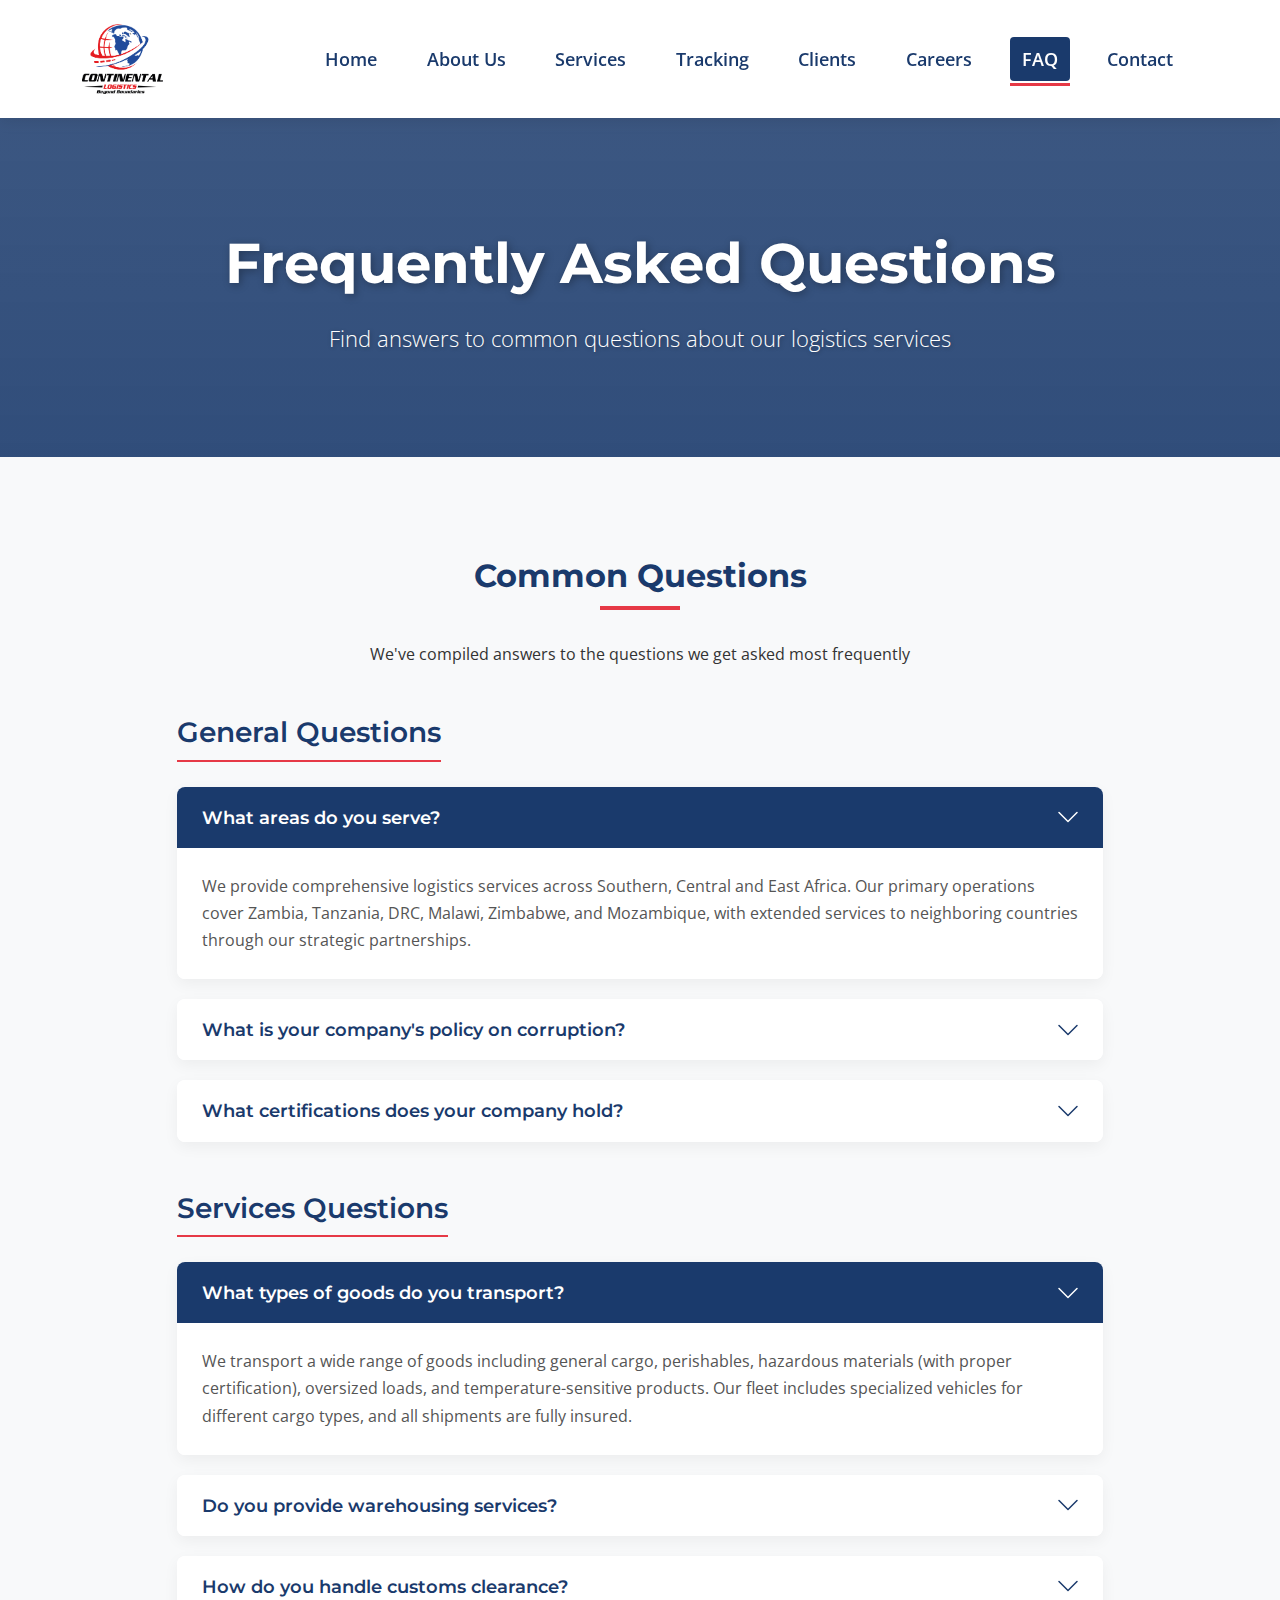
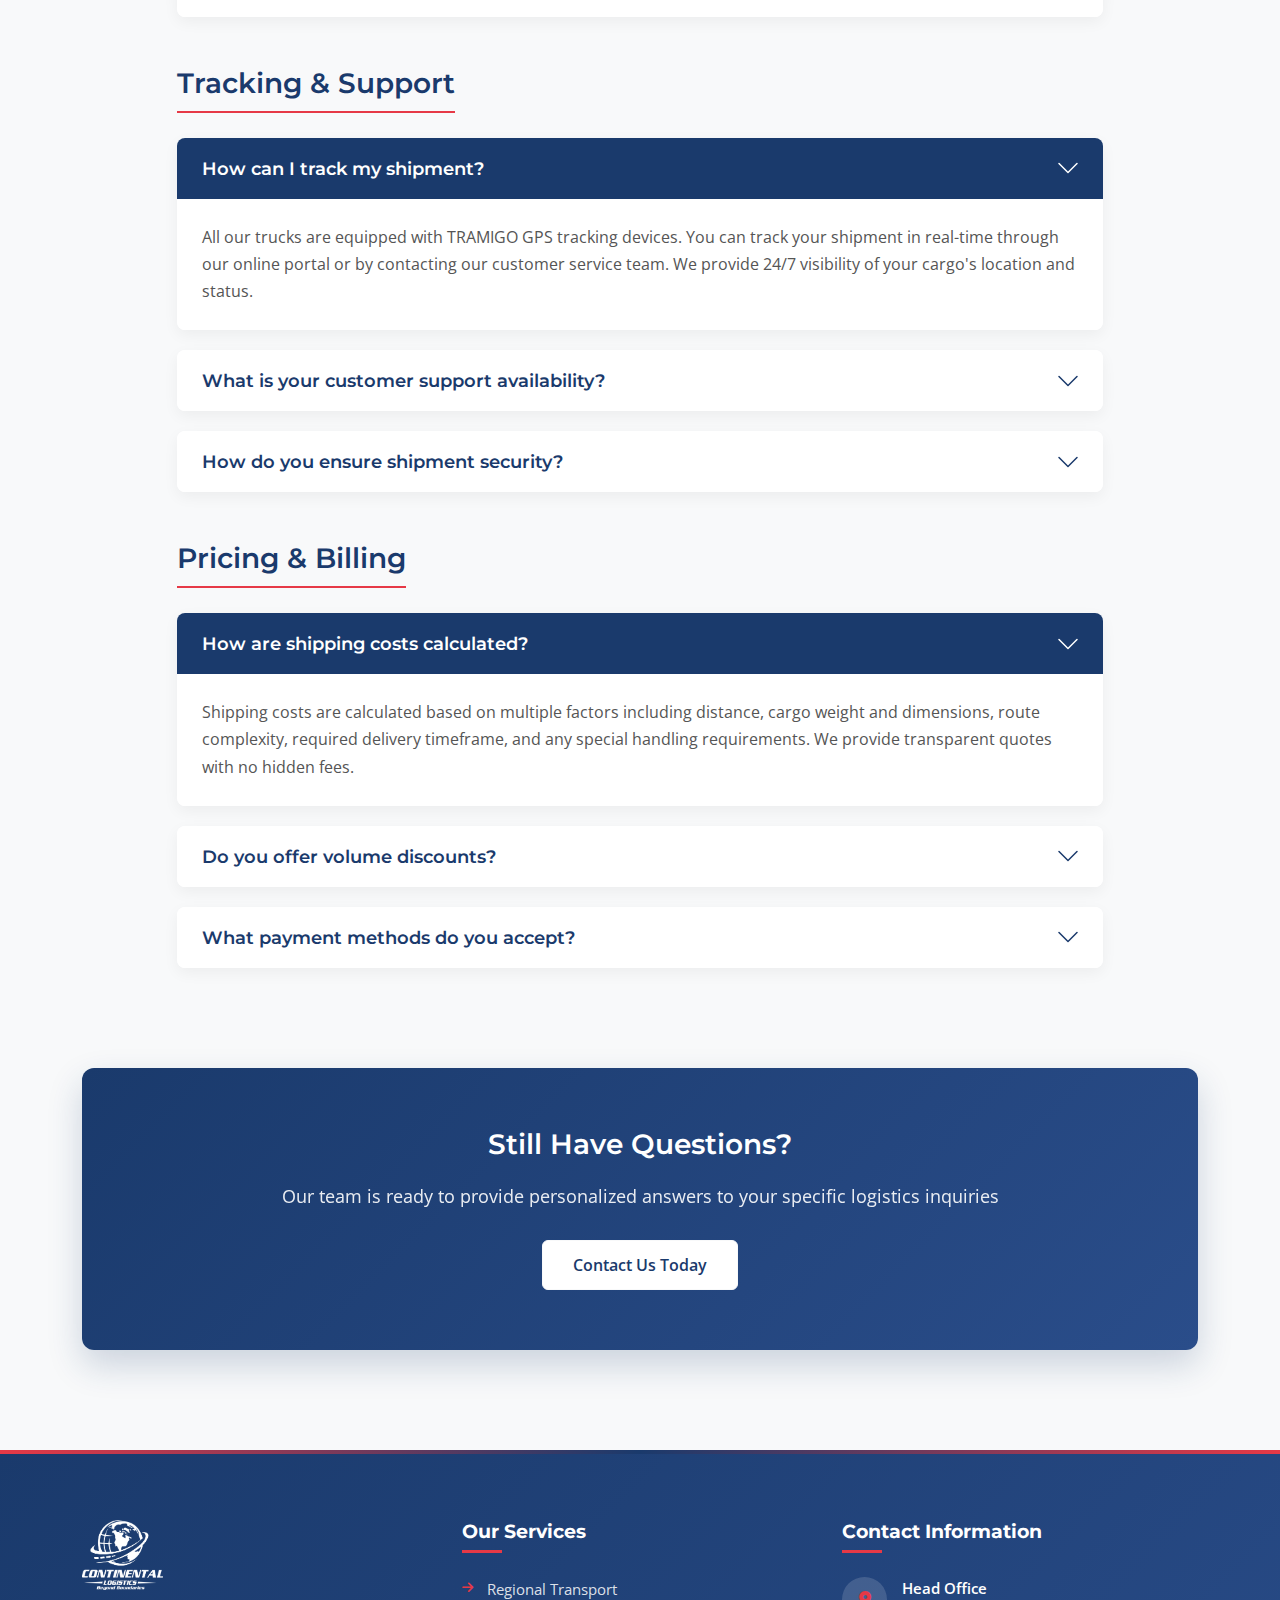
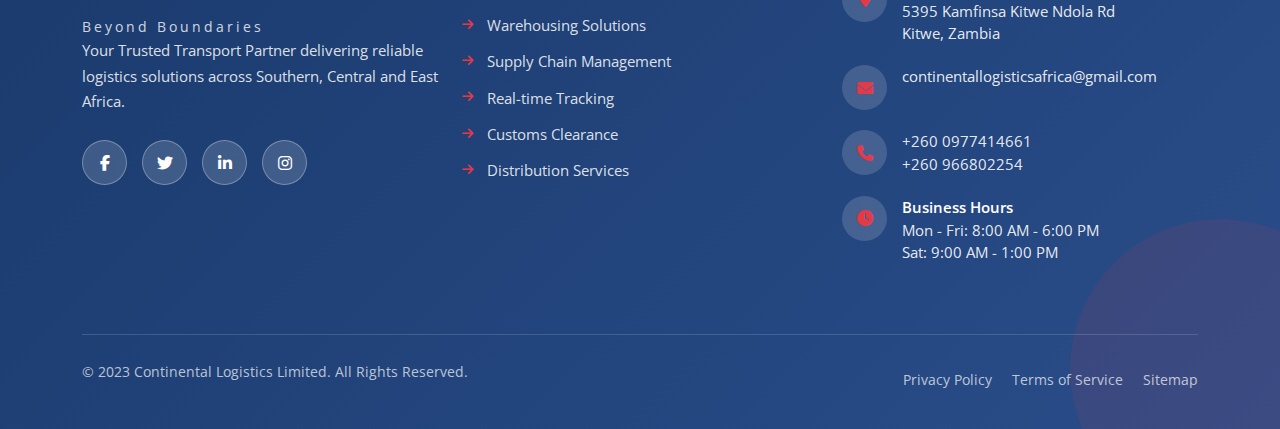
<file: faq.html>
<!DOCTYPE html>
<html lang="en">
<head>
    <meta charset="UTF-8">
    <meta name="viewport" content="width=device-width, initial-scale=1.0">
    <title>FAQ | Continental Logistics Limited</title>
    <!-- Bootstrap CSS -->
    <link href="https://cdn.jsdelivr.net/npm/bootstrap@5.3.0/dist/css/bootstrap.min.css" rel="stylesheet">
    <!-- Font Awesome -->
    <link rel="stylesheet" href="https://cdnjs.cloudflare.com/ajax/libs/font-awesome/6.4.0/css/all.min.css">
    <!-- Google Fonts -->
    <link href="https://fonts.googleapis.com/css2?family=Montserrat:wght@400;500;600;700&family=Open+Sans:wght@400;600&display=swap" rel="stylesheet">
    <style>
        :root {
            --primary-color: #1a3a6c; /* Blue from logo */
            --secondary-color: #e63946; /* Red from logo */
            --accent-color: #f4a261;
            --light-color: #f8f9fa;
            --dark-color: #343a40;
        }
        
        * {
            margin: 0;
            padding: 0;
            box-sizing: border-box;
        }
        
        body {
            font-family: 'Open Sans', sans-serif;
            color: #333;
            line-height: 1.6;
            padding-top: 90px;
        }
        
        h1, h2, h3, h4, h5, h6 {
            font-family: 'Montserrat', sans-serif;
            font-weight: 600;
        }
        
        /* Updated Navbar with white background */
        .navbar {
            background-color: white;
            padding: 1.2rem 0;
            box-shadow: 0 2px 15px rgba(0,0,0,0.1);
            transition: all 0.3s;
        }
        
        .navbar.scrolled {
            padding: 0.8rem 0;
        }
        
        .navbar-brand {
            display: flex;
            align-items: center;
        }
        
        .logo-container {
            display: flex;
            flex-direction: column;
            align-items: center;
            color: var(--primary-color);
            text-decoration: none;
        }
        
        .logo-main {
            font-weight: 850;
            font-size: 1.8rem;
            line-height: 1;
            text-align: center;
        }
        
        .logo-subtitle {
            font-size: 0.8rem;
            letter-spacing: 2px;
            margin-top: 3px;
        }
        
        /* Updated navigation links - blue, larger, and nicer */
        .nav-link {
            color: var(--primary-color) !important;
            font-weight: 600;
            font-size: 1.1rem;
            margin: 0 0.8rem;
            transition: all 0.3s;
            position: relative;
            padding: 8px 12px !important;
            border-radius: 4px;
        }
        
        .nav-link:hover {
            color: white !important;
            background-color: var(--primary-color);
            transform: translateY(-2px);
            box-shadow: 0 4px 8px rgba(26, 58, 108, 0.2);
        }
        
        .nav-link:after {
            content: '';
            position: absolute;
            bottom: -5px;
            left: 0;
            width: 0;
            height: 3px;
            background-color: var(--primary-color);
            transition: width 0.3s;
        }
        
        .nav-link:hover:after {
            width: 100%;
            background-color: white;
        }
        
        .nav-link.active {
            color: white !important;
            background-color: var(--primary-color);
        }
        
        .nav-link.active:after {
            width: 100%;
            background-color: var(--secondary-color);
        }
        
        /* Page Header */
        .page-header {
            background: linear-gradient(rgba(26, 58, 108, 0.85), rgba(26, 58, 108, 0.9)), url('https://images.unsplash.com/photo-1586528116311-ad8dd3c8310d?ixlib=rb-4.0.3&auto=format&fit=crop&w=1950&q=80');
            background-size: cover;
            background-position: center;
            color: white;
            padding: 140px 0 100px;
            text-align: center;
            position: relative;
        }
        
        .page-header h1 {
            font-size: 3.5rem;
            font-weight: 700;
            margin-bottom: 1.5rem;
            text-shadow: 2px 2px 8px rgba(0,0,0,0.3);
        }
        
        .page-header .lead {
            font-size: 1.4rem;
            max-width: 700px;
            margin: 0 auto;
            text-shadow: 1px 1px 4px rgba(0,0,0,0.3);
        }
        
        .section-title {
            color: var(--primary-color);
            font-weight: 700;
            margin-bottom: 2rem;
            position: relative;
            padding-bottom: 15px;
            text-align: center;
        }
        
        .section-title:after {
            content: '';
            position: absolute;
            bottom: 0;
            left: 50%;
            transform: translateX(-50%);
            width: 80px;
            height: 4px;
            background-color: var(--secondary-color);
        }
        
        .section-padding {
            padding: 100px 0;
        }
        
        .bg-light-gray {
            background-color: #f8f9fa;
        }
        
        /* FAQ Accordion */
        .faq-accordion .accordion-item {
            border: none;
            border-radius: 8px;
            margin-bottom: 20px;
            box-shadow: 0 5px 15px rgba(0,0,0,0.05);
            overflow: hidden;
        }
        
        .faq-accordion .accordion-button {
            background-color: white;
            color: var(--primary-color);
            font-weight: 600;
            font-size: 1.1rem;
            padding: 20px 25px;
            border: none;
            box-shadow: none;
        }
        
        .faq-accordion .accordion-button:not(.collapsed) {
            background-color: var(--primary-color);
            color: white;
            box-shadow: none;
        }
        
        .faq-accordion .accordion-button:focus {
            box-shadow: none;
            border: none;
        }
        
        .faq-accordion .accordion-button::after {
            background-image: url("data:image/svg+xml,%3csvg xmlns='http://www.w3.org/2000/svg' viewBox='0 0 16 16' fill='%231a3a6c'%3e%3cpath fill-rule='evenodd' d='M1.646 4.646a.5.5 0 0 1 .708 0L8 10.293l5.646-5.647a.5.5 0 0 1 .708.708l-6 6a.5.5 0 0 1-.708 0l-6-6a.5.5 0 0 1 0-.708z'/%3e%3c/svg%3e");
            transform: scale(1.2);
        }
        
        .faq-accordion .accordion-button:not(.collapsed)::after {
            background-image: url("data:image/svg+xml,%3csvg xmlns='http://www.w3.org/2000/svg' viewBox='0 0 16 16' fill='white'%3e%3cpath fill-rule='evenodd' d='M1.646 4.646a.5.5 0 0 1 .708 0L8 10.293l5.646-5.647a.5.5 0 0 1 .708.708l-6 6a.5.5 0 0 1-.708 0l-6-6a.5.5 0 0 1 0-.708z'/%3e%3c/svg%3e");
        }
        
        .faq-accordion .accordion-body {
            padding: 25px;
            background-color: white;
            color: #555;
            line-height: 1.7;
        }
        
        .faq-category {
            margin-bottom: 50px;
        }
        
        .faq-category h3 {
            color: var(--primary-color);
            margin-bottom: 25px;
            padding-bottom: 10px;
            border-bottom: 2px solid var(--secondary-color);
            display: inline-block;
        }
        
        /* Contact CTA */
        .contact-cta {
            background: linear-gradient(135deg, var(--primary-color) 0%, #2a4d8a 100%);
            color: white;
            padding: 60px 40px;
            border-radius: 12px;
            text-align: center;
            box-shadow: 0 15px 35px rgba(26, 58, 108, 0.2);
            margin-top: 50px;
        }
        
        .contact-cta h3 {
            color: white;
            margin-bottom: 20px;
        }
        
        .contact-cta p {
            margin-bottom: 30px;
            font-size: 1.1rem;
            opacity: 0.9;
        }
        
        .btn-light {
            background-color: white;
            color: var(--primary-color);
            padding: 12px 30px;
            font-weight: 600;
            border-radius: 6px;
            transition: all 0.3s;
        }
        
        .btn-light:hover {
            background-color: #f8f9fa;
            transform: translateY(-2px);
            box-shadow: 0 5px 15px rgba(255, 255, 255, 0.2);
        }
        
        /* Enhanced Footer with Blue and Red Colors */
        .footer {
            background: linear-gradient(135deg, var(--primary-color) 0%, #2a4d8a 100%);
            color: white;
            padding: 70px 0 30px;
            position: relative;
            overflow: hidden;
        }
        
        .footer:before {
            content: '';
            position: absolute;
            top: 0;
            left: 0;
            right: 0;
            height: 4px;
            background: linear-gradient(90deg, var(--secondary-color), var(--primary-color), var(--secondary-color));
        }
        
        .footer:after {
            content: '';
            position: absolute;
            bottom: 0;
            right: 0;
            width: 300px;
            height: 300px;
            background: rgba(230, 57, 70, 0.1);
            border-radius: 50%;
            transform: translate(30%, 30%);
        }
        
        .footer-logo {
            max-height: 70px;
            width: auto;
            filter: brightness(0) invert(1);
            margin-bottom: 20px;
        }
        
        .footer-brand {
            position: relative;
            z-index: 2;
        }
        
        .footer-brand .logo-subtitle {
            font-size: 0.9rem;
            letter-spacing: 3px;
            color: rgba(255, 255, 255, 0.8);
            margin-top: 5px;
        }
        
        .footer-description {
            color: rgba(255, 255, 255, 0.85);
            line-height: 1.7;
            font-size: 0.95rem;
            margin-bottom: 25px;
        }
        
        .footer-heading {
            color: white;
            font-weight: 700;
            margin-bottom: 1.5rem;
            font-size: 1.2rem;
            position: relative;
            padding-bottom: 10px;
        }
        
        .footer-heading:after {
            content: '';
            position: absolute;
            bottom: 0;
            left: 0;
            width: 40px;
            height: 3px;
            background-color: var(--secondary-color);
        }
        
        /* Social Links */
        .social-links {
            display: flex;
            gap: 15px;
        }
        
        .social-link {
            display: flex;
            align-items: center;
            justify-content: center;
            width: 45px;
            height: 45px;
            background: rgba(255, 255, 255, 0.15);
            border-radius: 50%;
            color: white;
            text-decoration: none;
            transition: all 0.3s ease;
            border: 1px solid rgba(255, 255, 255, 0.3);
        }
        
        .social-link:hover {
            background: var(--secondary-color);
            transform: translateY(-3px);
            box-shadow: 0 5px 15px rgba(230, 57, 70, 0.4);
            color: white;
        }
        
        /* Services List */
        .footer-services {
            list-style: none;
            padding: 0;
        }
        
        .footer-services li {
            margin-bottom: 12px;
            transition: transform 0.3s ease;
        }
        
        .footer-services li:hover {
            transform: translateX(5px);
        }
        
        .footer-services a {
            color: rgba(255, 255, 255, 0.85);
            text-decoration: none;
            transition: color 0.3s ease;
            font-size: 0.95rem;
            display: flex;
            align-items: center;
        }
        
        .footer-services a:hover {
            color: var(--secondary-color);
        }
        
        .footer-services i {
            color: var(--secondary-color);
            font-size: 0.8rem;
            margin-right: 10px;
            width: 15px;
        }
        
        /* Contact Information */
        .contact-info {
            margin-top: 10px;
        }
        
        .contact-item {
            display: flex;
            align-items: flex-start;
            gap: 15px;
            margin-bottom: 20px;
        }
        
        .contact-icon {
            width: 45px;
            height: 45px;
            background: rgba(255, 255, 255, 0.15);
            border-radius: 50%;
            display: flex;
            align-items: center;
            justify-content: center;
            flex-shrink: 0;
            color: var(--secondary-color);
            font-size: 1rem;
        }
        
        .contact-text {
            color: rgba(255, 255, 255, 0.9);
            font-size: 0.95rem;
            line-height: 1.5;
        }
        
        .contact-text strong {
            color: white;
            font-weight: 600;
        }
        
        .contact-text a {
            color: rgba(255, 255, 255, 0.9);
            text-decoration: none;
            transition: color 0.3s ease;
        }
        
        .contact-text a:hover {
            color: var(--secondary-color);
        }
        
        /* Copyright Section */
        .copyright {
            border-top: 1px solid rgba(255, 255, 255, 0.15);
            padding-top: 25px;
            margin-top: 50px;
            color: rgba(255, 255, 255, 0.7);
            font-size: 0.9rem;
            position: relative;
            z-index: 2;
        }
        
        .footer-links {
            display: flex;
            gap: 20px;
            justify-content: flex-end;
        }
        
        .footer-links a {
            color: rgba(255, 255, 255, 0.7);
            text-decoration: none;
            transition: color 0.3s ease;
            font-size: 0.9rem;
        }
        
        .footer-links a:hover {
            color: var(--secondary-color);
        }
        
        .back-to-top {
            position: fixed;
            bottom: 30px;
            right: 30px;
            width: 50px;
            height: 50px;
            background-color: var(--primary-color);
            color: white;
            border-radius: 50%;
            display: flex;
            align-items: center;
            justify-content: center;
            font-size: 1.2rem;
            cursor: pointer;
            opacity: 0;
            visibility: hidden;
            transition: all 0.3s;
            z-index: 1000;
        }
        
        .back-to-top.active {
            opacity: 1;
            visibility: visible;
        }
        
        .back-to-top:hover {
            background-color: var(--secondary-color);
            transform: translateY(-3px);
        }
        
        /* Logo styling */
        .logo-img {
            max-height: 70px;
            width: auto;
        }
        
        /* Mobile responsiveness */
        @media (max-width: 768px) {
            body {
                padding-top: 80px;
            }
            
            .page-header {
                padding: 120px 0 80px;
            }
            
            .page-header h1 {
                font-size: 2.8rem;
            }
            
            .page-header .lead {
                font-size: 1.2rem;
            }
            
            .logo-img {
                max-height: 50px;
            }
            
            .nav-link {
                font-size: 1rem;
                margin: 0.2rem 0;
                text-align: center;
            }
            
            .navbar {
                padding: 1rem 0;
            }
            
            .section-padding {
                padding: 80px 0;
            }
            
            .footer {
                padding: 50px 0 20px;
            }
            
            .footer-links {
                justify-content: center;
                margin-top: 15px;
            }
            
            .contact-cta {
                padding: 40px 25px;
            }
        }

        @media (max-width: 576px) {
            .page-header h1 {
                font-size: 2.2rem;
            }
            
            .page-header .lead {
                font-size: 1.1rem;
            }
            
            .footer {
                padding: 40px 0 15px;
            }
            
            .footer-logo {
                max-height: 50px;
            }
            
            .social-links {
                gap: 10px;
            }
            
            .social-link {
                width: 40px;
                height: 40px;
            }
            
            .faq-accordion .accordion-button {
                padding: 15px 20px;
                font-size: 1rem;
            }
            
            .faq-accordion .accordion-body {
                padding: 20px;
            }
        }
    </style>
</head>
<body>
    <!-- Navigation -->
    <nav class="navbar navbar-expand-lg navbar-light fixed-top">
        <div class="container">
            <a class="navbar-brand" href="index.html">
                <img src="images/Continental Logistics LOGO.png" alt="Continental Logistics Limited Company Logo" class="logo-img">
            </a>
            <button class="navbar-toggler" type="button" data-bs-toggle="collapse" data-bs-target="#navbarNav">
                <span class="navbar-toggler-icon"></span>
            </button>
            <div class="collapse navbar-collapse" id="navbarNav">
                <ul class="navbar-nav ms-auto">
                    <li class="nav-item">
                        <a class="nav-link" href="index.html">Home</a>
                    </li>
                    <li class="nav-item">
                        <a class="nav-link" href="about.html">About Us</a>
                    </li>
                    <li class="nav-item">
                        <a class="nav-link" href="services.html">Services</a>
                    </li>
                    <li class="nav-item">
                        <a class="nav-link" href="tracking.html">Tracking</a>
                    </li>
                    <li class="nav-item">
                        <a class="nav-link" href="clients.html">Clients</a>
                    </li>
                    <li class="nav-item">
                        <a class="nav-link" href="careers.html">Careers</a>
                    </li>
                    <li class="nav-item">
                        <a class="nav-link active" href="faq.html">FAQ</a>
                    </li>
                    <li class="nav-item">
                        <a class="nav-link" href="contact.html">Contact</a>
                    </li>
                </ul>
            </div>
        </div>
    </nav>

    <!-- Page Header -->
    <section class="page-header">
        <div class="container">
            <h1>Frequently Asked Questions</h1>
            <p class="lead">Find answers to common questions about our logistics services</p>
        </div>
    </section>

    <!-- FAQ Content -->
    <section class="section-padding bg-light-gray">
        <div class="container">
            <h2 class="section-title">Common Questions</h2>
            <p class="text-center mb-5">We've compiled answers to the questions we get asked most frequently</p>
            
            <div class="row justify-content-center">
                <div class="col-lg-10">
                    <!-- General Questions -->
                    <div class="faq-category">
                        <h3>General Questions</h3>
                        <div class="accordion faq-accordion" id="generalAccordion">
                            <div class="accordion-item">
                                <h2 class="accordion-header" id="generalHeading1">
                                    <button class="accordion-button" type="button" data-bs-toggle="collapse" data-bs-target="#generalCollapse1" aria-expanded="true" aria-controls="generalCollapse1">
                                        What areas do you serve?
                                    </button>
                                </h2>
                                <div id="generalCollapse1" class="accordion-collapse collapse show" aria-labelledby="generalHeading1" data-bs-parent="#generalAccordion">
                                    <div class="accordion-body">
                                        We provide comprehensive logistics services across Southern, Central and East Africa. Our primary operations cover Zambia, Tanzania, DRC, Malawi, Zimbabwe, and Mozambique, with extended services to neighboring countries through our strategic partnerships.
                                    </div>
                                </div>
                            </div>
                            
                            <div class="accordion-item">
                                <h2 class="accordion-header" id="generalHeading2">
                                    <button class="accordion-button collapsed" type="button" data-bs-toggle="collapse" data-bs-target="#generalCollapse2" aria-expanded="false" aria-controls="generalCollapse2">
                                        What is your company's policy on corruption?
                                    </button>
                                </h2>
                                <div id="generalCollapse2" class="accordion-collapse collapse" aria-labelledby="generalHeading2" data-bs-parent="#generalAccordion">
                                    <div class="accordion-body">
                                        Continental Logistics maintains a strict zero-tolerance policy for corruption in all our business practices. We are committed to ethical operations and full compliance with all anti-corruption laws and regulations in the countries where we operate.
                                    </div>
                                </div>
                            </div>
                            
                            <div class="accordion-item">
                                <h2 class="accordion-header" id="generalHeading3">
                                    <button class="accordion-button collapsed" type="button" data-bs-toggle="collapse" data-bs-target="#generalCollapse3" aria-expanded="false" aria-controls="generalCollapse3">
                                        What certifications does your company hold?
                                    </button>
                                </h2>
                                <div id="generalCollapse3" class="accordion-collapse collapse" aria-labelledby="generalHeading3" data-bs-parent="#generalAccordion">
                                    <div class="accordion-body">
                                        We hold internationally recognized certifications including ISO 9001 for quality management, ISO 14001 for environmental management, and OHSAS 18001 for occupational health and safety. We are also certified by local transportation authorities in all countries where we operate.
                                    </div>
                                </div>
                            </div>
                        </div>
                    </div>
                    
                    <!-- Services Questions -->
                    <div class="faq-category">
                        <h3>Services Questions</h3>
                        <div class="accordion faq-accordion" id="servicesAccordion">
                            <div class="accordion-item">
                                <h2 class="accordion-header" id="servicesHeading1">
                                    <button class="accordion-button" type="button" data-bs-toggle="collapse" data-bs-target="#servicesCollapse1" aria-expanded="true" aria-controls="servicesCollapse1">
                                        What types of goods do you transport?
                                    </button>
                                </h2>
                                <div id="servicesCollapse1" class="accordion-collapse collapse show" aria-labelledby="servicesHeading1" data-bs-parent="#servicesAccordion">
                                    <div class="accordion-body">
                                        We transport a wide range of goods including general cargo, perishables, hazardous materials (with proper certification), oversized loads, and temperature-sensitive products. Our fleet includes specialized vehicles for different cargo types, and all shipments are fully insured.
                                    </div>
                                </div>
                            </div>
                            
                            <div class="accordion-item">
                                <h2 class="accordion-header" id="servicesHeading2">
                                    <button class="accordion-button collapsed" type="button" data-bs-toggle="collapse" data-bs-target="#servicesCollapse2" aria-expanded="false" aria-controls="servicesCollapse2">
                                        Do you provide warehousing services?
                                    </button>
                                </h2>
                                <div id="servicesCollapse2" class="accordion-collapse collapse" aria-labelledby="servicesHeading2" data-bs-parent="#servicesAccordion">
                                    <div class="accordion-body">
                                        Yes, we offer secure warehousing solutions with climate-controlled facilities, real-time inventory tracking, and flexible storage options. Our warehouses are strategically located near major transport routes for efficient distribution.
                                    </div>
                                </div>
                            </div>
                            
                            <div class="accordion-item">
                                <h2 class="accordion-header" id="servicesHeading3">
                                    <button class="accordion-button collapsed" type="button" data-bs-toggle="collapse" data-bs-target="#servicesCollapse3" aria-expanded="false" aria-controls="servicesCollapse3">
                                        How do you handle customs clearance?
                                    </button>
                                </h2>
                                <div id="servicesCollapse3" class="accordion-collapse collapse" aria-labelledby="servicesHeading3" data-bs-parent="#servicesAccordion">
                                    <div class="accordion-body">
                                        Our experienced customs brokerage team handles all documentation and regulatory compliance for cross-border shipments. We maintain strong relationships with customs authorities across the region to ensure smooth and timely clearance of your goods.
                                    </div>
                                </div>
                            </div>
                        </div>
                    </div>
                    
                    <!-- Tracking & Support Questions -->
                    <div class="faq-category">
                        <h3>Tracking & Support</h3>
                        <div class="accordion faq-accordion" id="trackingAccordion">
                            <div class="accordion-item">
                                <h2 class="accordion-header" id="trackingHeading1">
                                    <button class="accordion-button" type="button" data-bs-toggle="collapse" data-bs-target="#trackingCollapse1" aria-expanded="true" aria-controls="trackingCollapse1">
                                        How can I track my shipment?
                                    </button>
                                </h2>
                                <div id="trackingCollapse1" class="accordion-collapse collapse show" aria-labelledby="trackingHeading1" data-bs-parent="#trackingAccordion">
                                    <div class="accordion-body">
                                        All our trucks are equipped with TRAMIGO GPS tracking devices. You can track your shipment in real-time through our online portal or by contacting our customer service team. We provide 24/7 visibility of your cargo's location and status.
                                    </div>
                                </div>
                            </div>
                            
                            <div class="accordion-item">
                                <h2 class="accordion-header" id="trackingHeading2">
                                    <button class="accordion-button collapsed" type="button" data-bs-toggle="collapse" data-bs-target="#trackingCollapse2" aria-expanded="false" aria-controls="trackingCollapse2">
                                        What is your customer support availability?
                                    </button>
                                </h2>
                                <div id="trackingCollapse2" class="accordion-collapse collapse" aria-labelledby="trackingHeading2" data-bs-parent="#trackingAccordion">
                                    <div class="accordion-body">
                                        Our customer support team is available 24/7 to assist with any inquiries or issues. You can reach us by phone, email, or through our online contact form. We pride ourselves on responsive communication and quick resolution of any concerns.
                                    </div>
                                </div>
                            </div>
                            
                            <div class="accordion-item">
                                <h2 class="accordion-header" id="trackingHeading3">
                                    <button class="accordion-button collapsed" type="button" data-bs-toggle="collapse" data-bs-target="#trackingCollapse3" aria-expanded="false" aria-controls="trackingCollapse3">
                                        How do you ensure shipment security?
                                    </button>
                                </h2>
                                <div id="trackingCollapse3" class="accordion-collapse collapse" aria-labelledby="trackingHeading3" data-bs-parent="#trackingAccordion">
                                    <div class="accordion-body">
                                        We implement multiple security measures including 24/7 GPS tracking, secure parking facilities, trained security personnel for high-value shipments, and comprehensive insurance coverage. Our TRAMIGO system also provides geo-fencing and alert features for enhanced security.
                                    </div>
                                </div>
                            </div>
                        </div>
                    </div>
                    
                    <!-- Pricing & Billing Questions -->
                    <div class="faq-category">
                        <h3>Pricing & Billing</h3>
                        <div class="accordion faq-accordion" id="pricingAccordion">
                            <div class="accordion-item">
                                <h2 class="accordion-header" id="pricingHeading1">
                                    <button class="accordion-button" type="button" data-bs-toggle="collapse" data-bs-target="#pricingCollapse1" aria-expanded="true" aria-controls="pricingCollapse1">
                                        How are shipping costs calculated?
                                    </button>
                                </h2>
                                <div id="pricingCollapse1" class="accordion-collapse collapse show" aria-labelledby="pricingHeading1" data-bs-parent="#pricingAccordion">
                                    <div class="accordion-body">
                                        Shipping costs are calculated based on multiple factors including distance, cargo weight and dimensions, route complexity, required delivery timeframe, and any special handling requirements. We provide transparent quotes with no hidden fees.
                                    </div>
                                </div>
                            </div>
                            
                            <div class="accordion-item">
                                <h2 class="accordion-header" id="pricingHeading2">
                                    <button class="accordion-button collapsed" type="button" data-bs-toggle="collapse" data-bs-target="#pricingCollapse2" aria-expanded="false" aria-controls="pricingCollapse2">
                                        Do you offer volume discounts?
                                    </button>
                                </h2>
                                <div id="pricingCollapse2" class="accordion-collapse collapse" aria-labelledby="pricingHeading2" data-bs-parent="#pricingAccordion">
                                    <div class="accordion-body">
                                        Yes, we offer competitive volume discounts for regular clients and large shipments. Our account managers work with clients to develop customized pricing structures that reflect the volume and frequency of their logistics needs.
                                    </div>
                                </div>
                            </div>
                            
                            <div class="accordion-item">
                                <h2 class="accordion-header" id="pricingHeading3">
                                    <button class="accordion-button collapsed" type="button" data-bs-toggle="collapse" data-bs-target="#pricingCollapse3" aria-expanded="false" aria-controls="pricingCollapse3">
                                        What payment methods do you accept?
                                    </button>
                                </h2>
                                <div id="pricingCollapse3" class="accordion-collapse collapse" aria-labelledby="pricingHeading3" data-bs-parent="#pricingAccordion">
                                    <div class="accordion-body">
                                        We accept various payment methods including bank transfers, credit cards, and corporate accounts with approved credit terms. Payment terms are typically net 30 days for established clients, with flexibility based on the nature and volume of business.
                                    </div>
                                </div>
                            </div>
                        </div>
                    </div>
                </div>
            </div>
            
            <!-- Contact CTA -->
            <div class="contact-cta">
                <h3>Still Have Questions?</h3>
                <p>Our team is ready to provide personalized answers to your specific logistics inquiries</p>
                <a href="contact.html" class="btn btn-light">Contact Us Today</a>
            </div>
        </div>
    </section>

    <!-- Enhanced Footer with Blue and Red Colors -->
    <footer class="footer">
        <div class="container">
            <div class="row">
                <!-- Company Info with Logo -->
                <div class="col-lg-4 col-md-6 mb-4 mb-lg-0">
                    <div class="footer-brand">
                        <img src="images/Continental Logistics LOGO.png" alt="Continental Logistics" class="footer-logo">
                        <div class="logo-subtitle">Beyond Boundaries</div>
                    </div>
                    <p class="footer-description">Your Trusted Transport Partner delivering reliable logistics solutions across Southern, Central and East Africa.</p>
                    <div class="social-links mt-4">
                        <a href="#" class="social-link"><i class="fab fa-facebook-f"></i></a>
                        <a href="#" class="social-link"><i class="fab fa-twitter"></i></a>
                        <a href="#" class="social-link"><i class="fab fa-linkedin-in"></i></a>
                        <a href="#" class="social-link"><i class="fab fa-instagram"></i></a>
                    </div>
                </div>

                <!-- Services Section -->
                <div class="col-lg-4 col-md-6 mb-4 mb-lg-0">
                    <h5 class="footer-heading">Our Services</h5>
                    <ul class="footer-services list-unstyled">
                        <li>
                            <a href="services.html#transport">
                                <i class="fas fa-arrow-right"></i>Regional Transport
                            </a>
                        </li>
                        <li>
                            <a href="services.html#warehousing">
                                <i class="fas fa-arrow-right"></i>Warehousing Solutions
                            </a>
                        </li>
                        <li>
                            <a href="services.html#supply-chain">
                                <i class="fas fa-arrow-right"></i>Supply Chain Management
                            </a>
                        </li>
                        <li>
                            <a href="services.html#tracking">
                                <i class="fas fa-arrow-right"></i>Real-time Tracking
                            </a>
                        </li>
                        <li>
                            <a href="services.html#customs">
                                <i class="fas fa-arrow-right"></i>Customs Clearance
                            </a>
                        </li>
                        <li>
                            <a href="services.html#distribution">
                                <i class="fas fa-arrow-right"></i>Distribution Services
                            </a>
                        </li>
                    </ul>
                </div>

                <!-- Contact Information -->
                <div class="col-lg-4 col-md-12">
                    <h5 class="footer-heading">Contact Information</h5>
                    <div class="contact-info">
                        <div class="contact-item">
                            <div class="contact-icon">
                                <i class="fas fa-map-marker-alt"></i>
                            </div>
                            <div class="contact-text">
                                <strong>Head Office</strong><br>
                                5395 Kamfinsa Kitwe Ndola Rd<br>
                                Kitwe, Zambia
                            </div>
                        </div>
                        
                        <div class="contact-item">
                            <div class="contact-icon">
                                <i class="fas fa-envelope"></i>
                            </div>
                            <div class="contact-text">
                                <a href="mailto:continentallogisticsafrica@gmail.com">continentallogisticsafrica@gmail.com</a>
                            </div>
                        </div>
                        
                        <div class="contact-item">
                            <div class="contact-icon">
                                <i class="fas fa-phone"></i>
                            </div>
                            <div class="contact-text">
                                <a href="tel:+2600977414661">+260 0977414661</a><br>
                                <a href="tel:+260966802254">+260 966802254</a>
                            </div>
                        </div>
                        
                        <div class="contact-item">
                            <div class="contact-icon">
                                <i class="fas fa-clock"></i>
                            </div>
                            <div class="contact-text">
                                <strong>Business Hours</strong><br>
                                Mon - Fri: 8:00 AM - 6:00 PM<br>
                                Sat: 9:00 AM - 1:00 PM
                            </div>
                        </div>
                    </div>
                </div>
            </div>
            
            <!-- Copyright Section -->
            <div class="copyright">
                <div class="row align-items-center">
                    <div class="col-md-6">
                        <p>&copy; 2023 Continental Logistics Limited. All Rights Reserved.</p>
                    </div>
                    <div class="col-md-6">
                        <div class="footer-links">
                            <a href="privacy.html">Privacy Policy</a>
                            <a href="terms.html">Terms of Service</a>
                            <a href="sitemap.html">Sitemap</a>
                        </div>
                    </div>
                </div>
            </div>
        </div>
    </footer>

    <!-- Back to Top Button -->
    <div class="back-to-top">
        <i class="fas fa-chevron-up"></i>
    </div>

    <!-- Bootstrap JS -->
    <script src="https://cdn.jsdelivr.net/npm/bootstrap@5.3.0/dist/js/bootstrap.bundle.min.js"></script>
    <!-- Main JS -->
    <script>
        // Common functionality across all pages
        document.addEventListener('DOMContentLoaded', function() {
            // Navbar scroll effect
            window.addEventListener('scroll', function() {
                const navbar = document.querySelector('.navbar');
                if (navbar && window.scrollY > 50) {
                    navbar.classList.add('scrolled');
                } else if (navbar) {
                    navbar.classList.remove('scrolled');
                }
            });

            // Back to top button functionality
            const backToTopButton = document.querySelector('.back-to-top');
            
            if (backToTopButton) {
                window.addEventListener('scroll', function() {
                    if (window.scrollY > 300) {
                        backToTopButton.classList.add('active');
                    } else {
                        backToTopButton.classList.remove('active');
                    }
                });
                
                backToTopButton.addEventListener('click', function() {
                    window.scrollTo({
                        top: 0,
                        behavior: 'smooth'
                    });
                });
            }

            // Set active navigation link based on current page
            setActiveNavLink();
        });

        function setActiveNavLink() {
            const currentPage = window.location.pathname.split('/').pop() || 'index.html';
            const navLinks = document.querySelectorAll('.nav-link');
            
            navLinks.forEach(link => {
                // Remove active class from all links
                link.classList.remove('active');
                
                // Get the href attribute and extract filename
                const linkHref = link.getAttribute('href');
                if (linkHref === currentPage) {
                    link.classList.add('active');
                }
                
                // Special case for index.html
                if ((currentPage === '' || currentPage === 'index.html') && linkHref === 'index.html') {
                    link.classList.add('active');
                }
            });
        }
    </script>
</body>
</html>
</file>
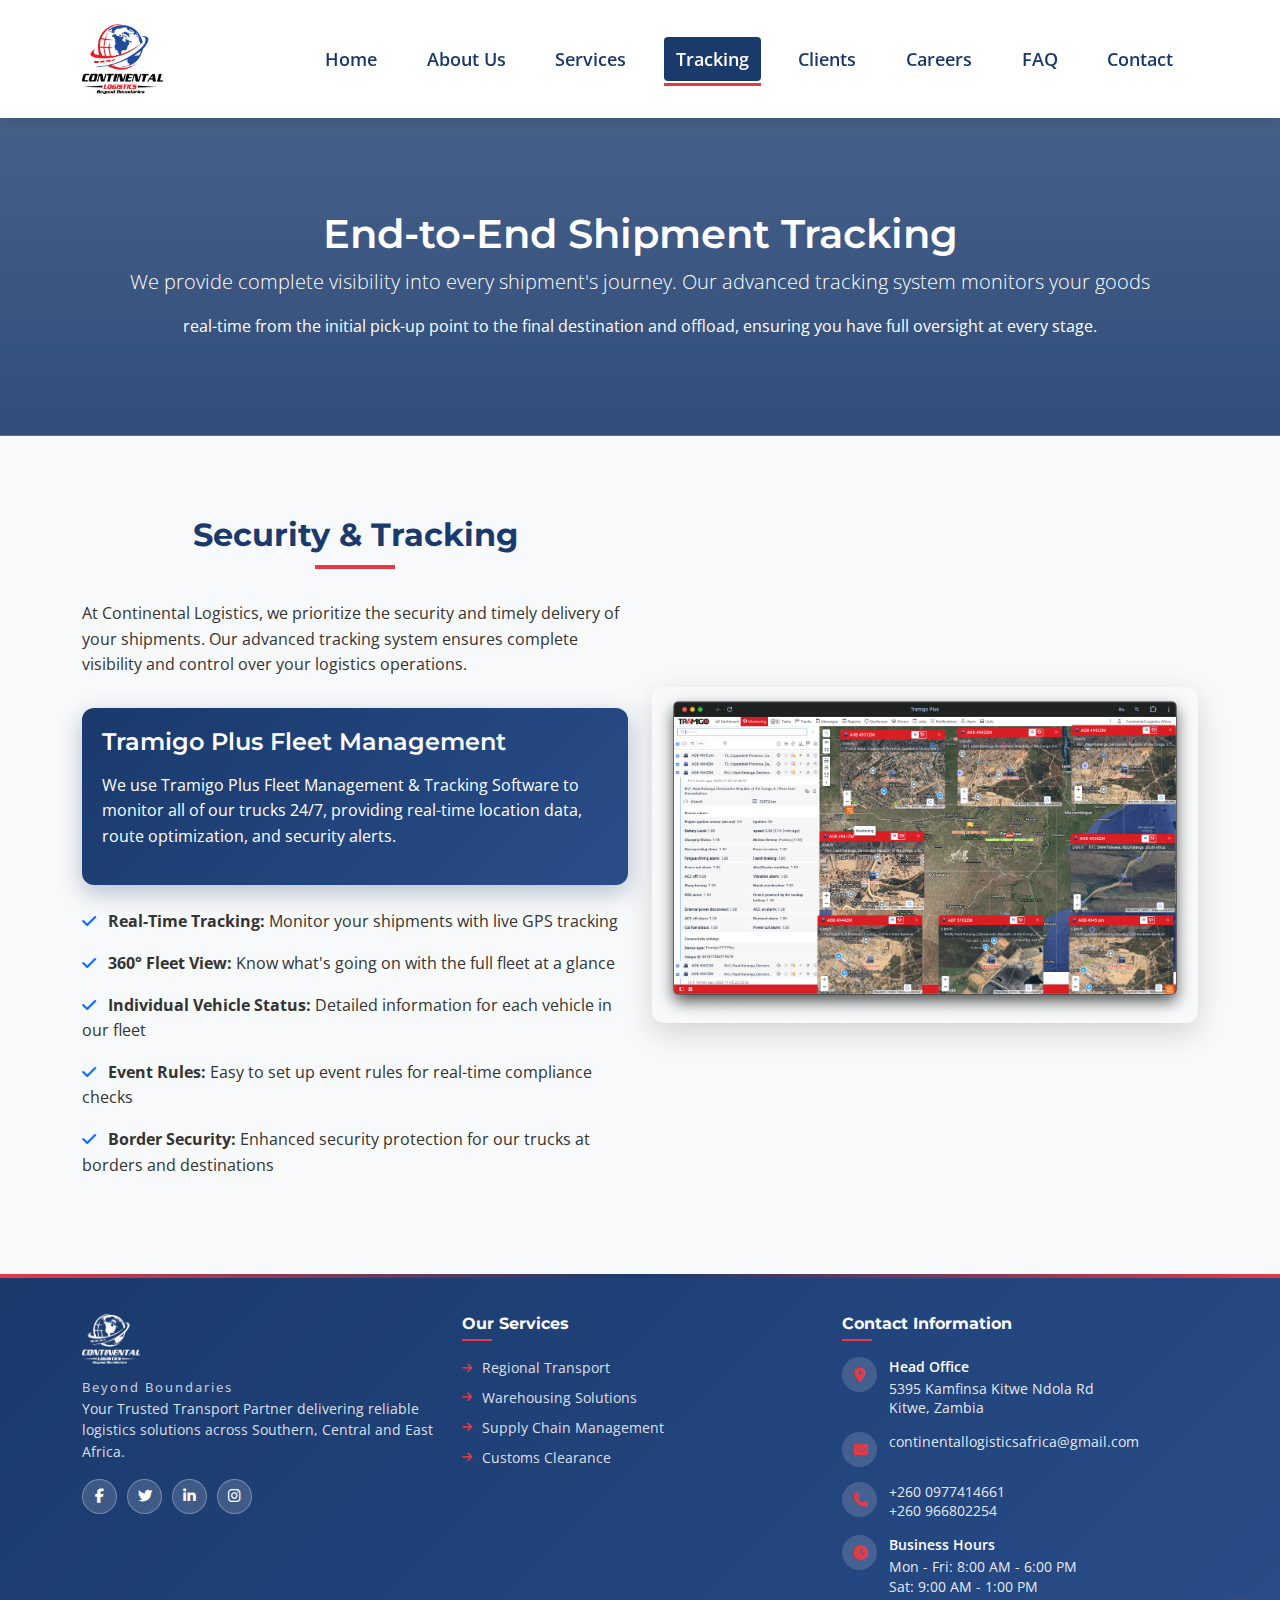
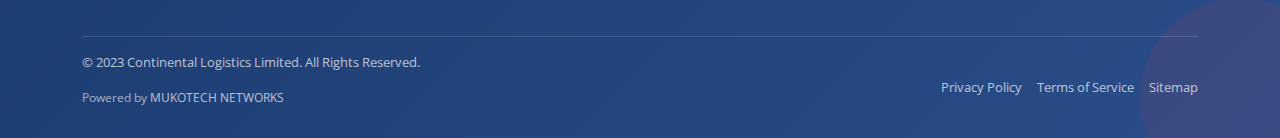
<file: tracking.html>
<!DOCTYPE html>
<html lang="en">
<head>
    <meta charset="UTF-8">
    <meta name="viewport" content="width=device-width, initial-scale=1.0">
    <title>Tracking | Continental Logistics Limited</title>
    <!-- Bootstrap CSS -->
    <link href="https://cdn.jsdelivr.net/npm/bootstrap@5.3.0/dist/css/bootstrap.min.css" rel="stylesheet">
    <!-- Font Awesome -->
    <link rel="stylesheet" href="https://cdnjs.cloudflare.com/ajax/libs/font-awesome/6.4.0/css/all.min.css">
    <!-- Google Fonts -->
    <link href="https://fonts.googleapis.com/css2?family=Montserrat:wght@400;500;600;700&family=Open+Sans:wght@400;600&display=swap" rel="stylesheet">
    <style>
        :root {
            --primary-color: #1a3a6c; /* Blue from logo */
            --secondary-color: #e63946; /* Red from logo */
            --accent-color: #f4a261;
            --light-color: #f8f9fa;
            --dark-color: #343a40;
        }
        
        * {
            margin: 0;
            padding: 0;
            box-sizing: border-box;
        }
        
        body {
            font-family: 'Open Sans', sans-serif;
            color: #333;
            line-height: 1.6;
            padding-top: 90px;
        }
        
        h1, h2, h3, h4, h5, h6 {
            font-family: 'Montserrat', sans-serif;
            font-weight: 600;
        }
        
        /* Updated Navbar with white background */
        .navbar {
            background-color: white;
            padding: 1.2rem 0;
            box-shadow: 0 2px 15px rgba(0,0,0,0.1);
            transition: all 0.3s;
        }
        
        .navbar.scrolled {
            padding: 0.8rem 0;
        }
        
        .navbar-brand {
            display: flex;
            align-items: center;
        }
        
        .logo-container {
            display: flex;
            flex-direction: column;
            align-items: center;
            color: var(--primary-color);
            text-decoration: none;
        }
        
        .logo-main {
            font-weight: 850;
            font-size: 1.8rem;
            line-height: 1;
            text-align: center;
        }
        
        .logo-subtitle {
            font-size: 0.8rem;
            letter-spacing: 2px;
            margin-top: 3px;
        }
        
        /* Updated navigation links - blue, larger, and nicer */
        .nav-link {
            color: var(--primary-color) !important;
            font-weight: 600;
            font-size: 1.1rem;
            margin: 0 0.8rem;
            transition: all 0.3s;
            position: relative;
            padding: 8px 12px !important;
            border-radius: 4px;
        }
        
        .nav-link:hover {
            color: white !important;
            background-color: var(--primary-color);
            transform: translateY(-2px);
            box-shadow: 0 4px 8px rgba(26, 58, 108, 0.2);
        }
        
        .nav-link:after {
            content: '';
            position: absolute;
            bottom: -5px;
            left: 0;
            width: 0;
            height: 3px;
            background-color: var(--primary-color);
            transition: width 0.3s;
        }
        
        .nav-link:hover:after {
            width: 100%;
            background-color: white;
        }
        
        .nav-link.active {
            color: white !important;
            background-color: var(--primary-color);
        }
        
        .nav-link.active:after {
            width: 100%;
            background-color: var(--secondary-color);
        }
        
        .page-header {
            background: linear-gradient(rgba(26, 58, 108, 0.8), rgba(26, 58, 108, 0.9)), url('https://images.unsplash.com/photo-1586528116311-ad8dd3c8310d?ixlib=rb-4.0.3&auto=format&fit=crop&w=1950&q=80');
            background-size: cover;
            background-position: center;
            color: white;
            padding: 120px 0 80px;
            text-align: center;
        }
        
        .tracking-section {
            background: linear-gradient(rgba(26, 58, 108, 0.9), rgba(26, 58, 108, 0.9)), url('https://images.unsplash.com/photo-1566576721346-d4a3b4eaeb55?ixlib=rb-4.0.3&auto=format&fit=crop&w=1950&q=80');
            background-size: cover;
            background-position: center;
            color: white;
            padding: 80px 0;
        }
        
        .tracking-form {
            background: white;
            border-radius: 8px;
            padding: 30px;
            box-shadow: 0 10px 30px rgba(0,0,0,0.1);
        }
        
        .tracking-form h3 {
            color: var(--primary-color);
            margin-bottom: 20px;
        }
        
        .section-title {
            color: var(--primary-color);
            font-weight: 700;
            margin-bottom: 2rem;
            position: relative;
            padding-bottom: 15px;
            text-align: center;
        }
        
        .section-title:after {
            content: '';
            position: absolute;
            bottom: 0;
            left: 50%;
            transform: translateX(-50%);
            width: 80px;
            height: 4px;
            background-color: var(--secondary-color);
        }
        
        .section-padding {
            padding: 80px 0;
        }
        
        .bg-light-gray {
            background-color: #f8f9fa;
        }
        
        .btn-primary {
            background-color: var(--primary-color);
            border-color: var(--primary-color);
            padding: 10px 25px;
            font-weight: 600;
            transition: all 0.3s;
        }
        
        .btn-primary:hover {
            background-color: #152a4d;
            border-color: #152a4d;
            transform: translateY(-2px);
        }
        
        .back-to-top {
            position: fixed;
            bottom: 30px;
            right: 30px;
            width: 50px;
            height: 50px;
            background-color: var(--primary-color);
            color: white;
            border-radius: 50%;
            display: flex;
            align-items: center;
            justify-content: center;
            font-size: 1.2rem;
            cursor: pointer;
            opacity: 0;
            visibility: hidden;
            transition: all 0.3s;
            z-index: 1000;
        }
        
        .back-to-top.active {
            opacity: 1;
            visibility: visible;
        }
        
        .back-to-top:hover {
            background-color: var(--secondary-color);
            transform: translateY(-3px);
        }
        
        /* Logo styling */
        .logo-img {
            max-height: 70px;
            width: auto;
        }
        
        /* Enhanced Footer with Blue and Red Colors - REDESIGNED */
        .footer {
            background: linear-gradient(135deg, var(--primary-color) 0%, #2a4d8a 100%);
            color: white;
            padding: 40px 0 15px;
            position: relative;
            overflow: hidden;
            font-size: 0.9rem;
        }
        
        .footer:before {
            content: '';
            position: absolute;
            top: 0;
            left: 0;
            right: 0;
            height: 4px;
            background: linear-gradient(90deg, var(--secondary-color), var(--primary-color), var(--secondary-color));
        }
        
        .footer:after {
            content: '';
            position: absolute;
            bottom: 0;
            right: 0;
            width: 200px;
            height: 200px;
            background: rgba(230, 57, 70, 0.1);
            border-radius: 50%;
            transform: translate(30%, 30%);
        }
        
        .footer-logo {
            max-height: 50px;
            width: auto;
            filter: brightness(0) invert(1);
            margin-bottom: 10px;
        }
        
        .footer-brand {
            position: relative;
            z-index: 2;
        }
        
        .footer-brand .logo-subtitle {
            font-size: 0.8rem;
            letter-spacing: 2px;
            color: rgba(255, 255, 255, 0.8);
            margin-top: 3px;
        }
        
        .footer-description {
            color: rgba(255, 255, 255, 0.85);
            line-height: 1.6;
            font-size: 0.85rem;
            margin-bottom: 15px;
        }
        
        .footer-heading {
            color: white;
            font-weight: 700;
            margin-bottom: 1rem;
            font-size: 1rem;
            position: relative;
            padding-bottom: 8px;
        }
        
        .footer-heading:after {
            content: '';
            position: absolute;
            bottom: 0;
            left: 0;
            width: 30px;
            height: 2px;
            background-color: var(--secondary-color);
        }
        
        /* Social Links */
        .social-links {
            display: flex;
            gap: 10px;
        }
        
        .social-link {
            display: flex;
            align-items: center;
            justify-content: center;
            width: 35px;
            height: 35px;
            background: rgba(255, 255, 255, 0.15);
            border-radius: 50%;
            color: white;
            text-decoration: none;
            transition: all 0.3s ease;
            border: 1px solid rgba(255, 255, 255, 0.3);
            font-size: 0.9rem;
        }
        
        .social-link:hover {
            background: var(--secondary-color);
            transform: translateY(-2px);
            box-shadow: 0 5px 15px rgba(230, 57, 70, 0.4);
            color: white;
        }
        
        /* Services List */
        .footer-services {
            list-style: none;
            padding: 0;
            margin-bottom: 0;
        }
        
        .footer-services li {
            margin-bottom: 8px;
            transition: transform 0.3s ease;
        }
        
        .footer-services li:hover {
            transform: translateX(3px);
        }
        
        .footer-services a {
            color: rgba(255, 255, 255, 0.85);
            text-decoration: none;
            transition: color 0.3s ease;
            font-size: 0.85rem;
            display: flex;
            align-items: center;
        }
        
        .footer-services a:hover {
            color: var(--secondary-color);
        }
        
        .footer-services i {
            color: var(--secondary-color);
            font-size: 0.7rem;
            margin-right: 8px;
            width: 12px;
        }
        
        /* Contact Information */
        .contact-info {
            margin-top: 0;
        }
        
        .contact-item {
            display: flex;
            align-items: flex-start;
            gap: 12px;
            margin-bottom: 15px;
        }
        
        .contact-icon {
            width: 35px;
            height: 35px;
            background: rgba(255, 255, 255, 0.15);
            border-radius: 50%;
            display: flex;
            align-items: center;
            justify-content: center;
            flex-shrink: 0;
            color: var(--secondary-color);
            font-size: 0.9rem;
        }
        
        .contact-text {
            color: rgba(255, 255, 255, 0.9);
            font-size: 0.85rem;
            line-height: 1.4;
        }
        
        .contact-text strong {
            color: white;
            font-weight: 600;
            display: block;
            margin-bottom: 3px;
        }
        
        .contact-text a {
            color: rgba(255, 255, 255, 0.9);
            text-decoration: none;
            transition: color 0.3s ease;
        }
        
        .contact-text a:hover {
            color: var(--secondary-color);
        }
        
        /* Copyright Section */
        .copyright {
            border-top: 1px solid rgba(255, 255, 255, 0.15);
            padding-top: 15px;
            margin-top: 25px;
            color: rgba(255, 255, 255, 0.7);
            font-size: 0.8rem;
            position: relative;
            z-index: 2;
        }
        
        .footer-links {
            display: flex;
            gap: 15px;
            justify-content: flex-end;
            flex-wrap: wrap;
        }
        
        .footer-links a {
            color: rgba(255, 255, 255, 0.7);
            text-decoration: none;
            transition: color 0.3s ease;
            font-size: 0.8rem;
        }
        
        .footer-links a:hover {
            color: var(--secondary-color);
        }
        
        .powered-by {
            font-size: 0.75rem;
            color: rgba(255, 255, 255, 0.6);
            margin-top: 5px;
        }
        
        .powered-by a {
            color: rgba(255, 255, 255, 0.7);
            text-decoration: none;
            transition: color 0.3s ease;
        }
        
        .powered-by a:hover {
            color: var(--secondary-color);
        }
        
        .tracking-image {
            border-radius: 12px;
            box-shadow: 0 10px 30px rgba(0,0,0,0.15);
            transition: transform 0.3s ease;
        }
        
        .tracking-image:hover {
            transform: scale(1.02);
        }
        
        .tramigo-highlight {
            background: linear-gradient(135deg, var(--primary-color), #2a4d8a);
            color: white;
            padding: 20px;
            border-radius: 12px;
            margin-top: 30px;
            box-shadow: 0 8px 25px rgba(26, 58, 108, 0.3);
        }
        
        /* Mobile responsiveness */
        @media (max-width: 768px) {
            body {
                padding-top: 80px;
            }
            
            .page-header {
                padding: 100px 0 60px;
            }
            
            .logo-img {
                max-height: 50px;
            }
            
            .nav-link {
                font-size: 1rem;
                margin: 0.2rem 0;
                text-align: center;
            }
            
            .navbar {
                padding: 1rem 0;
            }
            
            .tracking-section {
                padding: 60px 0;
            }
            
            .footer {
                padding: 30px 0 10px;
            }
            
            .footer-links {
                justify-content: center;
                margin-top: 10px;
            }
            
            .footer-brand {
                text-align: center;
                margin-bottom: 20px;
            }
            
            .social-links {
                justify-content: center;
            }
        }

        @media (max-width: 576px) {
            .page-header {
                padding: 80px 0 40px;
            }
            
            .tracking-section {
                padding: 40px 0;
            }
            
            .section-padding {
                padding: 60px 0;
            }
            
            .footer {
                padding: 25px 0 10px;
            }
            
            .footer-logo {
                max-height: 40px;
            }
            
            .social-links {
                gap: 8px;
            }
            
            .social-link {
                width: 32px;
                height: 32px;
                font-size: 0.8rem;
            }
            
            .footer-heading {
                margin-top: 15px;
            }
        }
    </style>
</head>
<body>
    <!-- Navigation -->
    <nav class="navbar navbar-expand-lg navbar-light fixed-top">
        <div class="container">
            <a class="navbar-brand" href="index.html">
                <img src="images/Continental Logistics LOGO.png" alt="Continental Logistics Limited Company Logo" class="logo-img">
            </a>
            <button class="navbar-toggler" type="button" data-bs-toggle="collapse" data-bs-target="#navbarNav">
                <span class="navbar-toggler-icon"></span>
            </button>
            <div class="collapse navbar-collapse" id="navbarNav">
                <ul class="navbar-nav ms-auto">
                    <li class="nav-item">
                        <a class="nav-link" href="index.html">Home</a>
                    </li>
                    <li class="nav-item">
                        <a class="nav-link" href="about.html">About Us</a>
                    </li>
                    <li class="nav-item">
                        <a class="nav-link" href="services.html">Services</a>
                    </li>
                    <li class="nav-item">
                        <a class="nav-link active" href="tracking.html">Tracking</a>
                    </li>
                    <li class="nav-item">
                        <a class="nav-link" href="clients.html">Clients</a>
                    </li>
                    <li class="nav-item">
                        <a class="nav-link" href="careers.html">Careers</a>
                    </li>
                    <li class="nav-item">
                        <a class="nav-link" href="faq.html">FAQ</a>
                    </li>
                    <li class="nav-item">
                        <a class="nav-link" href="contact.html">Contact</a>
                    </li>
                </ul>
            </div>
        </div>
    </nav>

    <!-- Page Header -->
    <section class="page-header">
        <div class="container">
            <h1>End-to-End Shipment Tracking</h1>
            <p class="lead">We provide complete visibility into every shipment's journey. Our advanced tracking system monitors your goods </p>
            <p> real-time from the initial pick-up point to the final destination and offload, ensuring you have full oversight at every stage.</p>
        </div>
    </section>

    <!-- Security Features -->
    <section class="section-padding bg-light-gray">
        <div class="container">
            
            <div class="row align-items-center">
                <div class="col-lg-6 mb-5 mb-lg-0">
                    <h2 class="section-title">Security & Tracking</h2>
                    <p class="mb-4">At Continental Logistics, we prioritize the security and timely delivery of your shipments. Our advanced tracking system ensures complete visibility and control over your logistics operations.</p>
                    <div class="tramigo-highlight">
                        <h4 class="mb-3">Tramigo Plus Fleet Management</h4>
                        <p>We use Tramigo Plus Fleet Management & Tracking Software to monitor all of our trucks 24/7, providing real-time location data, route optimization, and security alerts.</p>
                    </div>
                    <ul class="list-unstyled mt-4">
                        <li class="mb-3"><i class="fas fa-check text-primary me-2"></i> <strong>Real-Time Tracking:</strong> Monitor your shipments with live GPS tracking</li>
                        <li class="mb-3"><i class="fas fa-check text-primary me-2"></i> <strong>360° Fleet View:</strong> Know what's going on with the full fleet at a glance</li>
                        <li class="mb-3"><i class="fas fa-check text-primary me-2"></i> <strong>Individual Vehicle Status:</strong> Detailed information for each vehicle in our fleet</li>
                        <li class="mb-3"><i class="fas fa-check text-primary me-2"></i> <strong>Event Rules:</strong> Easy to set up event rules for real-time compliance checks</li>
                        <li class="mb-3"><i class="fas fa-check text-primary me-2"></i> <strong>Border Security:</strong> Enhanced security protection for our trucks at borders and destinations</li>
                    </ul>
                </div>
                <div class="col-lg-6">
                    <img src="images/Tracking.png" alt="Tramigo Plus Fleet Management & Tracking Software" class="img-fluid tracking-image">
                </div>
            </div>
        </div>
    </section>

    <!-- Enhanced Footer with Blue and Red Colors - REDESIGNED -->
    <footer class="footer">
        <div class="container">
            <div class="row">
                <!-- Company Info with Logo -->
                <div class="col-lg-4 col-md-6 mb-4 mb-lg-0">
                    <div class="footer-brand">
                        <img src="images/Continental Logistics LOGO.png" alt="Continental Logistics" class="footer-logo">
                        <div class="logo-subtitle">Beyond Boundaries</div>
                    </div>
                    <p class="footer-description">Your Trusted Transport Partner delivering reliable logistics solutions across Southern, Central and East Africa.</p>
                    <div class="social-links mt-3">
                        <a href="#" class="social-link"><i class="fab fa-facebook-f"></i></a>
                        <a href="#" class="social-link"><i class="fab fa-twitter"></i></a>
                        <a href="#" class="social-link"><i class="fab fa-linkedin-in"></i></a>
                        <a href="#" class="social-link"><i class="fab fa-instagram"></i></a>
                    </div>
                </div>

                <!-- Services Section -->
                <div class="col-lg-4 col-md-6 mb-4 mb-lg-0">
                    <h5 class="footer-heading">Our Services</h5>
                    <ul class="footer-services list-unstyled">
                        <li>
                            <a href="services.html#transport">
                                <i class="fas fa-arrow-right"></i>Regional Transport
                            </a>
                        </li>
                        <li>
                            <a href="services.html#warehousing">
                                <i class="fas fa-arrow-right"></i>Warehousing Solutions
                            </a>
                        </li>
                        <li>
                            <a href="services.html#supply-chain">
                                <i class="fas fa-arrow-right"></i>Supply Chain Management
                            </a>
                        </li>
                        <li>
                            <a href="services.html#customs">
                                <i class="fas fa-arrow-right"></i>Customs Clearance
                            </a>
                        </li>
                    </ul>
                </div>

                <!-- Contact Information -->
                <div class="col-lg-4 col-md-12">
                    <h5 class="footer-heading">Contact Information</h5>
                    <div class="contact-info">
                        <div class="contact-item">
                            <div class="contact-icon">
                                <i class="fas fa-map-marker-alt"></i>
                            </div>
                            <div class="contact-text">
                                <strong>Head Office</strong>
                                5395 Kamfinsa Kitwe Ndola Rd<br>
                                Kitwe, Zambia
                            </div>
                        </div>
                        
                        <div class="contact-item">
                            <div class="contact-icon">
                                <i class="fas fa-envelope"></i>
                            </div>
                            <div class="contact-text">
                                <a href="mailto:continentallogisticsafrica@gmail.com">continentallogisticsafrica@gmail.com</a>
                            </div>
                        </div>
                        
                        <div class="contact-item">
                            <div class="contact-icon">
                                <i class="fas fa-phone"></i>
                            </div>
                            <div class="contact-text">
                                <a href="tel:+2600977414661">+260 0977414661</a><br>
                                <a href="tel:+260966802254">+260 966802254</a>
                            </div>
                        </div>
                        
                        <div class="contact-item">
                            <div class="contact-icon">
                                <i class="fas fa-clock"></i>
                            </div>
                            <div class="contact-text">
                                <strong>Business Hours</strong>
                                Mon - Fri: 8:00 AM - 6:00 PM<br>
                                Sat: 9:00 AM - 1:00 PM
                            </div>
                        </div>
                    </div>
                </div>
            </div>
            
            <!-- Copyright Section -->
            <div class="copyright">
                <div class="row align-items-center">
                    <div class="col-md-6">
                        <p>&copy; 2023 Continental Logistics Limited. All Rights Reserved.</p>
                        <p class="powered-by">Powered by <a href="https://mukotech.net" target="_blank">MUKOTECH NETWORKS</a></p>
                    </div>
                    <div class="col-md-6">
                        <div class="footer-links">
                            <a href="privacy.html">Privacy Policy</a>
                            <a href="terms.html">Terms of Service</a>
                            <a href="sitemap.html">Sitemap</a>
                        </div>
                    </div>
                </div>
            </div>
        </div>
    </footer>

    <!-- Back to Top Button -->
    <div class="back-to-top">
        <i class="fas fa-chevron-up"></i>
    </div>

    <!-- Bootstrap JS -->
    <script src="https://cdn.jsdelivr.net/npm/bootstrap@5.3.0/dist/js/bootstrap.bundle.min.js"></script>
    <!-- Main JS -->
    <script>
        // Common functionality across all pages
        document.addEventListener('DOMContentLoaded', function() {
            // Navbar scroll effect
            window.addEventListener('scroll', function() {
                const navbar = document.querySelector('.navbar');
                if (navbar && window.scrollY > 50) {
                    navbar.classList.add('scrolled');
                } else if (navbar) {
                    navbar.classList.remove('scrolled');
                }
            });

            // Back to top button functionality
            const backToTopButton = document.querySelector('.back-to-top');
            
            if (backToTopButton) {
                window.addEventListener('scroll', function() {
                    if (window.scrollY > 300) {
                        backToTopButton.classList.add('active');
                    } else {
                        backToTopButton.classList.remove('active');
                    }
                });
                
                backToTopButton.addEventListener('click', function() {
                    window.scrollTo({
                        top: 0,
                        behavior: 'smooth'
                    });
                });
            }

            // Set active navigation link based on current page
            setActiveNavLink();
        });

        function setActiveNavLink() {
            const currentPage = window.location.pathname.split('/').pop() || 'index.html';
            const navLinks = document.querySelectorAll('.nav-link');
            
            navLinks.forEach(link => {
                // Remove active class from all links
                link.classList.remove('active');
                
                // Get the href attribute and extract filename
                const linkHref = link.getAttribute('href');
                if (linkHref === currentPage) {
                    link.classList.add('active');
                }
                
                // Special case for index.html
                if ((currentPage === '' || currentPage === 'index.html') && linkHref === 'index.html') {
                    link.classList.add('active');
                }
            });
        }
    </script>
</body>
</html>
</file>
